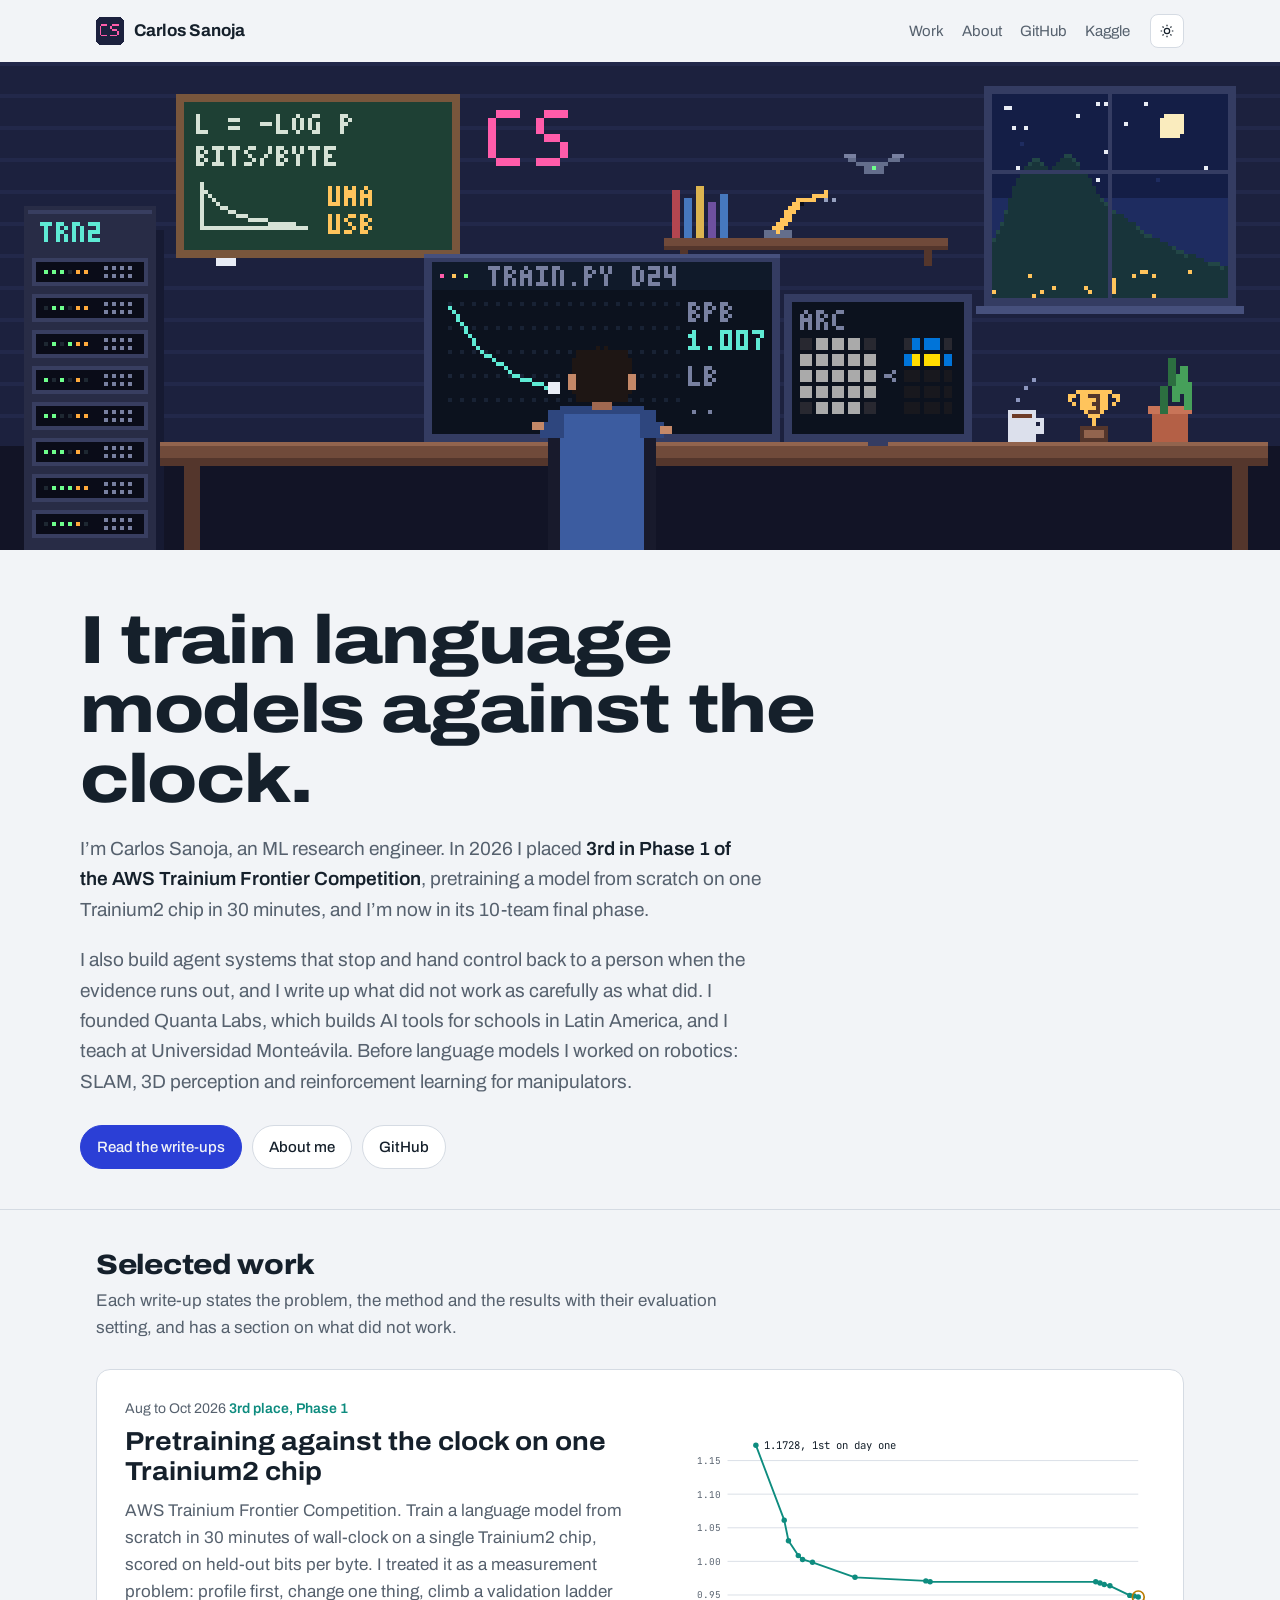
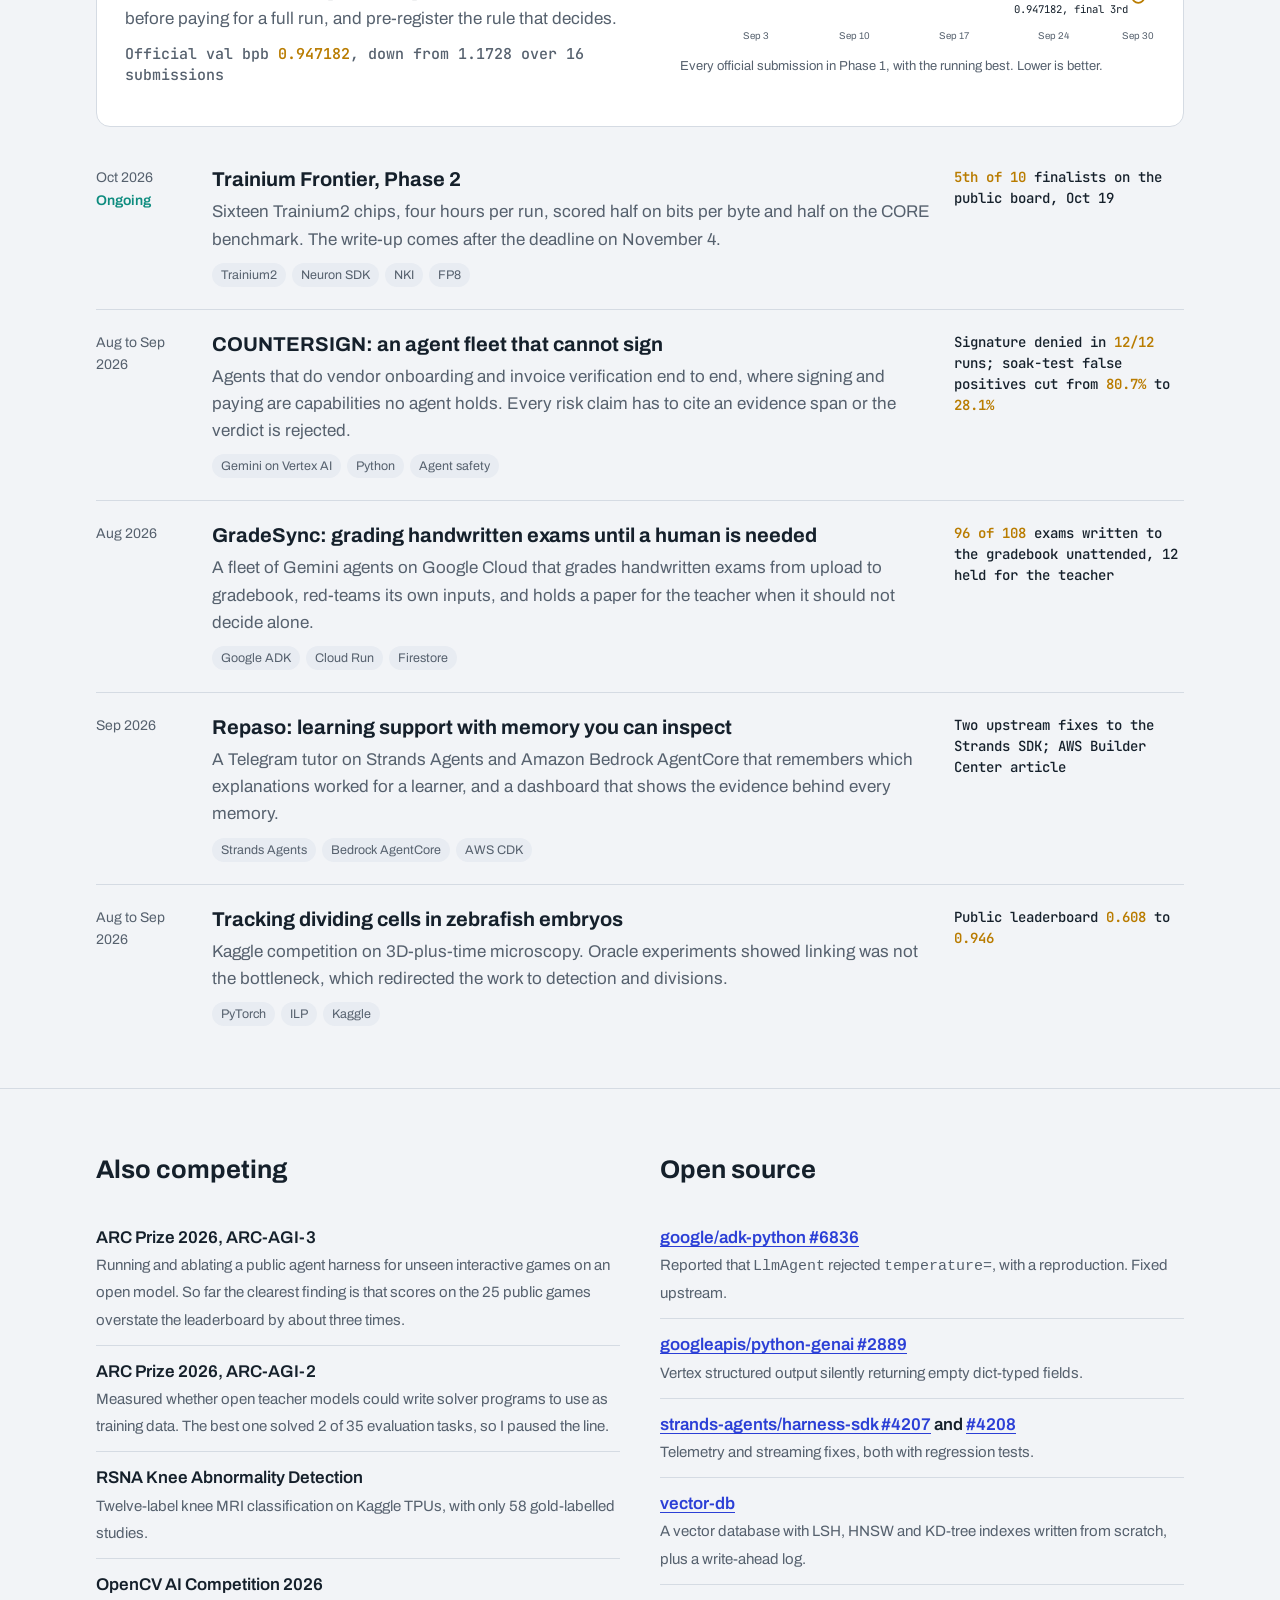
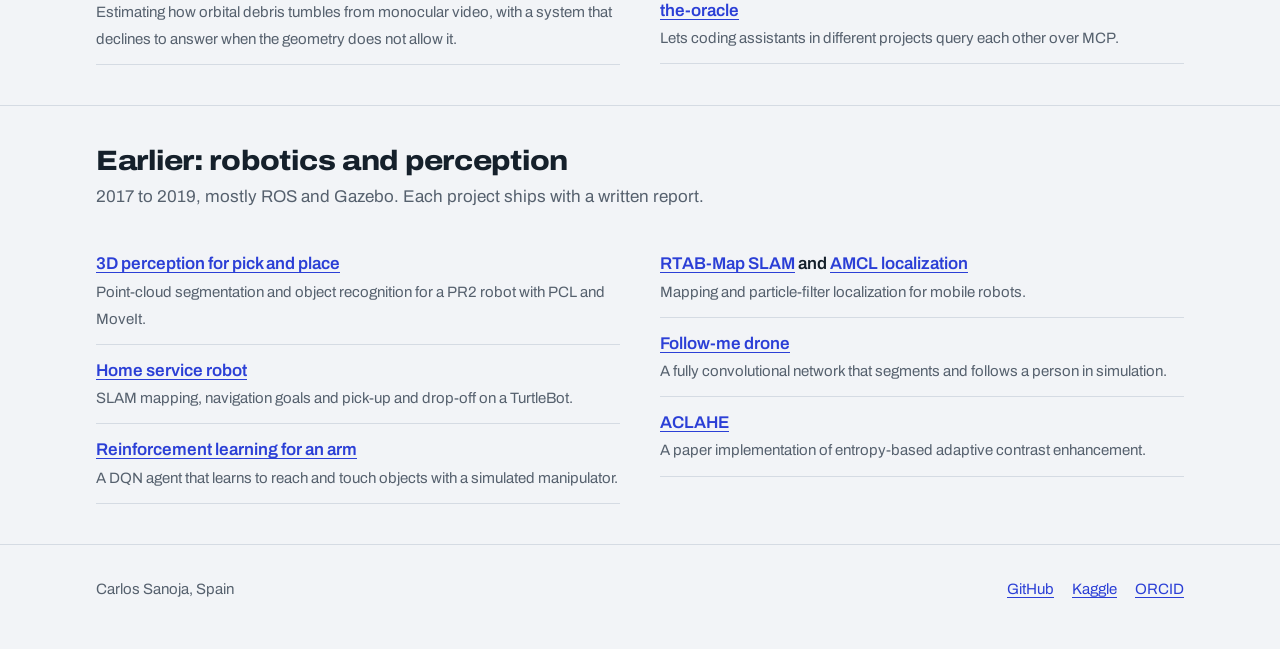
<file: index.html>
<!doctype html>
<html lang="en">
<head>
  <meta charset="utf-8">
  <meta name="viewport" content="width=device-width, initial-scale=1">
  <title>Carlos Sanoja | ML research engineer</title>
  <meta name="description" content="Carlos Sanoja, ML research engineer. Language-model pretraining under fixed compute (3rd, AWS Trainium Frontier Phase 1), agent systems with human checkpoints, and honest write-ups of what did not work.">
  <meta property="og:title" content="Carlos Sanoja | ML research engineer">
  <meta property="og:description" content="Pretraining under fixed compute, agents that know when to stop, and write-ups that include the failures.">
  <meta property="og:image" content="https://carsanoja.github.io/assets/img/room.png">
  <script>try{var t=localStorage.getItem("theme");if(t)document.documentElement.dataset.theme=t}catch(e){}</script>
  <link rel="icon" href="./favicon.svg">
  <link rel="preconnect" href="https://fonts.googleapis.com">
  <link rel="preconnect" href="https://fonts.gstatic.com" crossorigin>
  <link href="https://fonts.googleapis.com/css2?family=Archivo:wdth,wght@62..125,400..800&family=JetBrains+Mono:wght@400;500;600&family=Literata:opsz,wght@7..72,400;7..72,600&display=swap" rel="stylesheet">
  <link rel="stylesheet" href="./assets/site.css">
</head>
<body>
<header><div class="bar">
  <a class="brand" href="./index.html"><img src="./favicon.svg" width="28" height="28" alt=""><span>Carlos Sanoja</span></a>
  <nav aria-label="Site"><a href="#work">Work</a><a href="./about.html">About</a><a href="https://github.com/CarSanoja">GitHub</a><a href="https://www.kaggle.com/charlieesv">Kaggle</a></nav>
  <button class="theme" type="button" aria-label="Switch between light and dark theme"><svg class="sun" viewBox="0 0 24 24" aria-hidden="true"><circle cx="12" cy="12" r="4"/><path d="M12 2.5v2.2M12 19.3v2.2M2.5 12h2.2M19.3 12h2.2M5.3 5.3l1.6 1.6M17.1 17.1l1.6 1.6M18.7 5.3l-1.6 1.6M6.9 17.1l-1.6 1.6"/></svg><svg class="moon" viewBox="0 0 24 24" aria-hidden="true"><path d="M20 14.5A8 8 0 0 1 9.5 4a8 8 0 1 0 10.5 10.5z"/></svg></button>
</div></header>

<main>
<div class="room">
  <picture>
    <source media="(prefers-reduced-motion: reduce)" srcset="./assets/img/room.png">
    <img src="./assets/img/room.gif" width="1920" height="732" alt="Pixel-art night scene: a person at a desk watching a loss curve fall to 0.947 and a third-place mark appear, next to a Trainium rack with blinking lights, an ARC puzzle being solved, a robot arm and a drone on a shelf, a chalkboard, and El Avila mountain through the window.">
  </picture>
</div>

<div class="wrap intro">
  <h1>I train language models against the clock.</h1>
  <p>I&rsquo;m Carlos Sanoja, an ML research engineer. In 2026 I placed <strong>3rd in Phase 1 of the AWS Trainium Frontier Competition</strong>, pretraining a model from scratch on one Trainium2 chip in 30 minutes, and I&rsquo;m now in its 10-team final phase.</p>
  <p>I also build agent systems that stop and hand control back to a person when the evidence runs out, and I write up what did not work as carefully as what did. I founded Quanta Labs, which builds AI tools for schools in Latin America, and I teach at Universidad Monteávila. Before language models I worked on robotics: SLAM, 3D perception and reinforcement learning for manipulators.</p>
  <div class="links"><a class="btn primary" href="#work">Read the write-ups</a><a class="btn" href="./about.html">About me</a><a class="btn" href="https://github.com/CarSanoja">GitHub</a></div>
</div>

<section class="sec" id="work"><div class="wrap">
  <h2>Selected work</h2>
  <p class="sub">Each write-up states the problem, the method and the results with their evaluation setting, and has a section on what did not work.</p>

  <article class="lead-work">
    <div>
      <div class="when">Aug to Oct 2026 <span class="live">3rd place, Phase 1</span></div>
      <h3><a href="./projects/trainium-phase-1.html">Pretraining against the clock on one Trainium2 chip</a></h3>
      <p>AWS Trainium Frontier Competition. Train a language model from scratch in 30 minutes of wall-clock on a single Trainium2 chip, scored on held-out bits per byte. I treated it as a measurement problem: profile first, change one thing, climb a validation ladder before paying for a full run, and pre-register the rule that decides.</p>
      <p class="score">Official val bpb <b>0.947182</b>, down from 1.1728 over 16 submissions</p>
    </div>
    <figure class="chart">
      <svg viewBox="0 0 560 270" role="img" aria-labelledby="t1-t t1-d">
<title id="t1-t">Official Phase 1 scores</title>
<desc id="t1-d">Sixteen official submissions between September 3 and September 30, 2026. Validation bits per byte fell from 1.1728 to 0.947182. Lower is better.</desc>
<g stroke="var(--rule)" stroke-width="1"><line x1="56" x2="540" y1="206.2" y2="206.2"/><line x1="56" x2="540" y1="166.6" y2="166.6"/><line x1="56" x2="540" y1="127.0" y2="127.0"/><line x1="56" x2="540" y1="87.4" y2="87.4"/><line x1="56" x2="540" y1="47.8" y2="47.8"/></g>
<g font-family="JetBrains Mono, monospace" font-size="11" fill="var(--muted)"><text x="48" y="210.2" text-anchor="end">0.95</text><text x="48" y="170.6" text-anchor="end">1.00</text><text x="48" y="131.0" text-anchor="end">1.05</text><text x="48" y="91.4" text-anchor="end">1.10</text><text x="48" y="51.8" text-anchor="end">1.15</text></g>
<g font-family="Archivo, sans-serif" font-size="11.5" fill="var(--muted)"><text x="89.4" y="258" text-anchor="middle">Sep 3</text><text x="206.2" y="258" text-anchor="middle">Sep 10</text><text x="323.0" y="258" text-anchor="middle">Sep 17</text><text x="439.9" y="258" text-anchor="middle">Sep 24</text><text x="540.0" y="258" text-anchor="middle">Sep 30</text></g>
<path d="M89.4,29.7 L122.8,118.0 L127.8,142.3 L139.4,159.8 L144.4,164.3 L156.1,167.7 L206.2,185.4 L289.7,189.6 L294.7,190.7 L489.9,190.7 L494.9,192.1 L499.9,193.8 L506.6,195.4 L530.0,206.7 L535.0,207.4 L540.0,208.5" fill="none" stroke="var(--curve)" stroke-width="2.2" stroke-linejoin="round"/>
<g fill="var(--curve)"><circle cx="89.4" cy="29.7" r="3.2"/><circle cx="122.8" cy="118.0" r="3.2"/><circle cx="127.8" cy="142.3" r="3.2"/><circle cx="139.4" cy="159.8" r="3.2"/><circle cx="144.4" cy="164.3" r="3.2"/><circle cx="156.1" cy="167.7" r="3.2"/><circle cx="206.2" cy="185.4" r="3.2"/><circle cx="289.7" cy="189.6" r="3.2"/><circle cx="294.7" cy="190.7" r="3.2"/><circle cx="489.9" cy="190.6" r="3.2"/><circle cx="494.9" cy="192.1" r="3.2"/><circle cx="499.9" cy="193.8" r="3.2"/><circle cx="506.6" cy="195.4" r="3.2"/><circle cx="530.0" cy="206.7" r="3.2"/><circle cx="535.0" cy="207.4" r="3.2"/><circle cx="540.0" cy="208.5" r="3.2"/></g>
<circle cx="540.0" cy="208.5" r="7" fill="none" stroke="var(--mark)" stroke-width="2"/>
<text x="528.0" y="227.5" text-anchor="end" font-family="JetBrains Mono, monospace" font-size="12.5" fill="var(--ink)">0.947182, final 3rd</text>
<text x="99.4" y="33.7" font-family="JetBrains Mono, monospace" font-size="12.5" fill="var(--ink)">1.1728, 1st on day one</text>
</svg>
      <figcaption>Every official submission in Phase 1, with the running best. Lower is better.</figcaption>
    </figure>
  </article>

  <ul class="rows">
    <li>
      <div class="when">Oct 2026 <span class="live">Ongoing</span></div>
      <div><h3>Trainium Frontier, Phase 2</h3><p>Sixteen Trainium2 chips, four hours per run, scored half on bits per byte and half on the CORE benchmark. The write-up comes after the deadline on November 4.</p><div class="tags"><span>Trainium2</span><span>Neuron SDK</span><span>NKI</span><span>FP8</span></div></div>
      <div class="res"><b>5th of 10</b> finalists on the public board, Oct 19</div>
    </li>
    <li>
      <div class="when">Aug to Sep 2026</div>
      <div><h3><a href="./projects/countersign.html">COUNTERSIGN: an agent fleet that cannot sign</a></h3><p>Agents that do vendor onboarding and invoice verification end to end, where signing and paying are capabilities no agent holds. Every risk claim has to cite an evidence span or the verdict is rejected.</p><div class="tags"><span>Gemini on Vertex AI</span><span>Python</span><span>Agent safety</span></div></div>
      <div class="res">Signature denied in <b>12/12</b> runs; soak-test false positives cut from <b>80.7%</b> to <b>28.1%</b></div>
    </li>
    <li>
      <div class="when">Aug 2026</div>
      <div><h3><a href="./projects/gradesync.html">GradeSync: grading handwritten exams until a human is needed</a></h3><p>A fleet of Gemini agents on Google Cloud that grades handwritten exams from upload to gradebook, red-teams its own inputs, and holds a paper for the teacher when it should not decide alone.</p><div class="tags"><span>Google ADK</span><span>Cloud Run</span><span>Firestore</span></div></div>
      <div class="res"><b>96 of 108</b> exams written to the gradebook unattended, 12 held for the teacher</div>
    </li>
    <li>
      <div class="when">Sep 2026</div>
      <div><h3><a href="./projects/repaso.html">Repaso: learning support with memory you can inspect</a></h3><p>A Telegram tutor on Strands Agents and Amazon Bedrock AgentCore that remembers which explanations worked for a learner, and a dashboard that shows the evidence behind every memory.</p><div class="tags"><span>Strands Agents</span><span>Bedrock AgentCore</span><span>AWS CDK</span></div></div>
      <div class="res">Two upstream fixes to the Strands SDK; AWS Builder Center article</div>
    </li>
    <li>
      <div class="when">Aug to Sep 2026</div>
      <div><h3><a href="./projects/biohub-cell-tracking.html">Tracking dividing cells in zebrafish embryos</a></h3><p>Kaggle competition on 3D-plus-time microscopy. Oracle experiments showed linking was not the bottleneck, which redirected the work to detection and divisions.</p><div class="tags"><span>PyTorch</span><span>ILP</span><span>Kaggle</span></div></div>
      <div class="res">Public leaderboard <b>0.608</b> to <b>0.946</b></div>
    </li>
  </ul>
</div></section>

<section class="sec" id="more"><div class="wrap grid2">
  <div>
    <h2>Also competing</h2>
    <ul class="compact">
      <li><b>ARC Prize 2026, ARC-AGI-3</b><span>Running and ablating a public agent harness for unseen interactive games on an open model. So far the clearest finding is that scores on the 25 public games overstate the leaderboard by about three times.</span></li>
      <li><b>ARC Prize 2026, ARC-AGI-2</b><span>Measured whether open teacher models could write solver programs to use as training data. The best one solved 2 of 35 evaluation tasks, so I paused the line.</span></li>
      <li><b>RSNA Knee Abnormality Detection</b><span>Twelve-label knee MRI classification on Kaggle TPUs, with only 58 gold-labelled studies.</span></li>
      <li><b>OpenCV AI Competition 2026</b><span>Estimating how orbital debris tumbles from monocular video, with a system that declines to answer when the geometry does not allow it.</span></li>
    </ul>
  </div>
  <div>
    <h2>Open source</h2>
    <ul class="compact">
      <li><b><a href="https://github.com/google/adk-python/issues/6836">google/adk-python #6836</a></b><span>Reported that <code>LlmAgent</code> rejected <code>temperature=</code>, with a reproduction. Fixed upstream.</span></li>
      <li><b><a href="https://github.com/googleapis/python-genai/issues/2889">googleapis/python-genai #2889</a></b><span>Vertex structured output silently returning empty dict-typed fields.</span></li>
      <li><b><a href="https://github.com/strands-agents/harness-sdk/pull/4207">strands-agents/harness-sdk #4207</a> and <a href="https://github.com/strands-agents/harness-sdk/pull/4208">#4208</a></b><span>Telemetry and streaming fixes, both with regression tests.</span></li>
      <li><b><a href="https://github.com/CarSanoja/vector-db">vector-db</a></b><span>A vector database with LSH, HNSW and KD-tree indexes written from scratch, plus a write-ahead log.</span></li>
      <li><b><a href="https://github.com/CarSanoja/the-oracle">the-oracle</a></b><span>Lets coding assistants in different projects query each other over MCP.</span></li>
    </ul>
  </div>
</div></section>

<section class="sec" id="earlier"><div class="wrap">
  <h2>Earlier: robotics and perception</h2>
  <p class="sub">2017 to 2019, mostly ROS and Gazebo. Each project ships with a written report.</p>
  <div class="grid2">
    <ul class="compact">
      <li><b><a href="https://github.com/CarSanoja/RoboND-Perception-Project">3D perception for pick and place</a></b><span>Point-cloud segmentation and object recognition for a PR2 robot with PCL and MoveIt.</span></li>
      <li><b><a href="https://github.com/CarSanoja/Home-Service-Robot">Home service robot</a></b><span>SLAM mapping, navigation goals and pick-up and drop-off on a TurtleBot.</span></li>
      <li><b><a href="https://github.com/CarSanoja/Deep_Reinforcement_Learning_Arm_Manipulator">Reinforcement learning for an arm</a></b><span>A DQN agent that learns to reach and touch objects with a simulated manipulator.</span></li>
    </ul>
    <ul class="compact">
      <li><b><a href="https://github.com/CarSanoja/SLAM_project">RTAB-Map SLAM</a> and <a href="https://github.com/CarSanoja/Localization_Project">AMCL localization</a></b><span>Mapping and particle-filter localization for mobile robots.</span></li>
      <li><b><a href="https://github.com/CarSanoja/RoboND-DeepLearning-Project">Follow-me drone</a></b><span>A fully convolutional network that segments and follows a person in simulation.</span></li>
      <li><b><a href="https://github.com/CarSanoja/ACLAHE">ACLAHE</a></b><span>A paper implementation of entropy-based adaptive contrast enhancement.</span></li>
    </ul>
  </div>
</div></section>
</main>

<footer><div class="wrap"><span>Carlos Sanoja, Spain</span><span class="foot-links"><a href="https://github.com/CarSanoja">GitHub</a><a href="https://www.kaggle.com/charlieesv">Kaggle</a><a href="https://orcid.org/0009-0000-0339-7072">ORCID</a></span></div></footer>
<script src="./assets/site.js"></script>
</body>
</html>
</file>
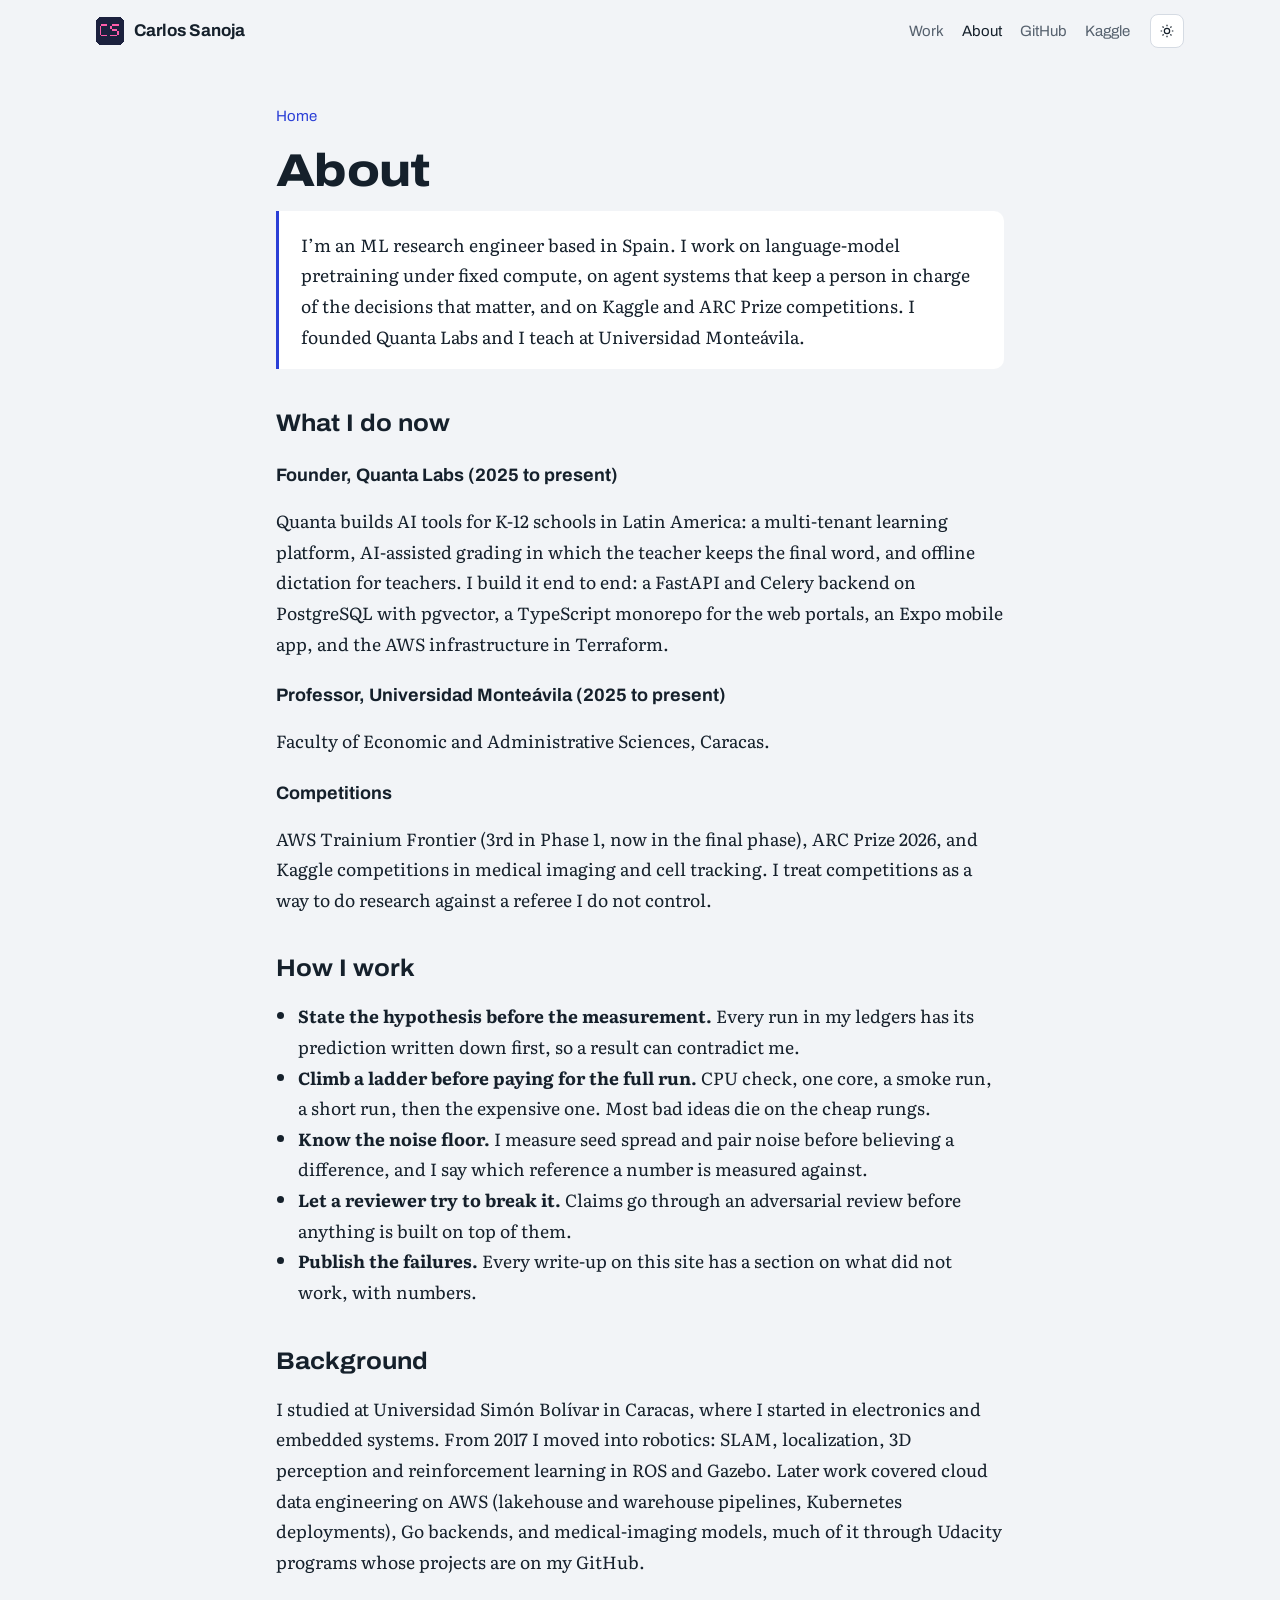
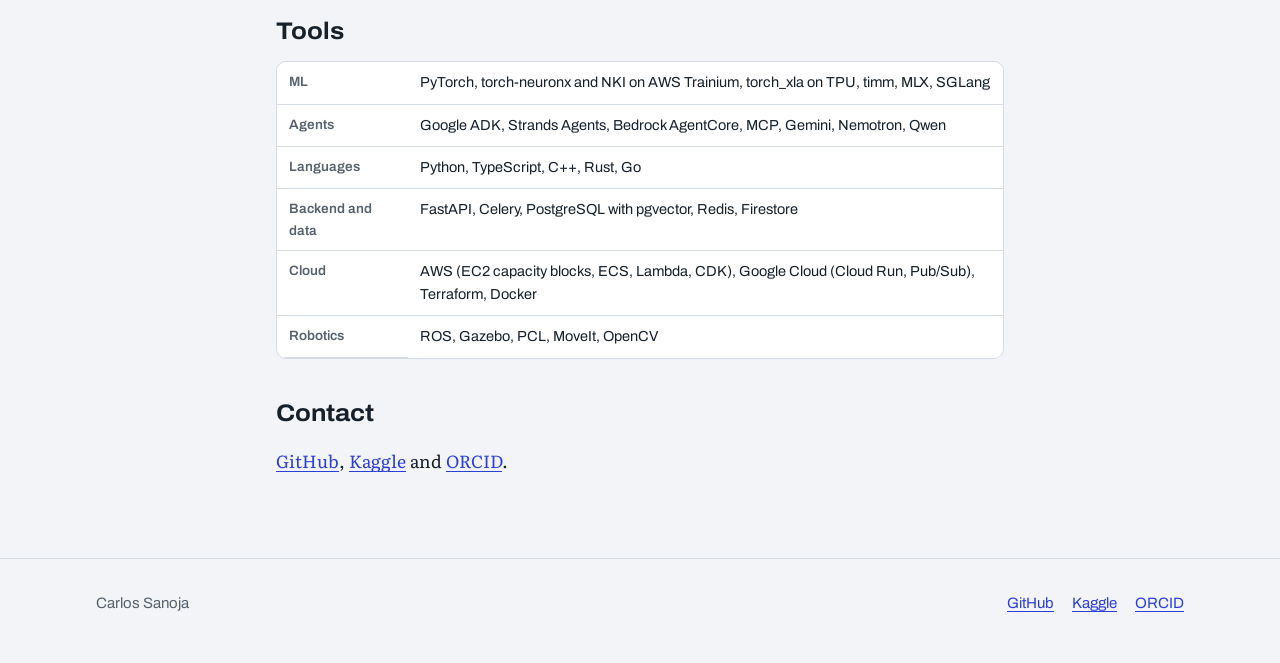
<file: about.html>
<!doctype html>
<html lang="en">
<head>
  <meta charset="utf-8">
  <meta name="viewport" content="width=device-width, initial-scale=1">
  <title>About | Carlos Sanoja</title>
  <meta name="description" content="About Carlos Sanoja: ML research engineer, founder of Quanta Labs, professor at Universidad Monteávila.">
  <script>try{var t=localStorage.getItem("theme");if(t)document.documentElement.dataset.theme=t}catch(e){}</script>
  <link rel="icon" href="./favicon.svg">
  <link rel="preconnect" href="https://fonts.googleapis.com">
  <link rel="preconnect" href="https://fonts.gstatic.com" crossorigin>
  <link href="https://fonts.googleapis.com/css2?family=Archivo:wdth,wght@62..125,400..800&family=JetBrains+Mono:wght@400;500;600&family=Literata:opsz,wght@7..72,400;7..72,600&display=swap" rel="stylesheet">
  <link rel="stylesheet" href="./assets/site.css">
</head>
<body>
<header><div class="bar">
  <a class="brand" href="./index.html"><img src="./favicon.svg" width="28" height="28" alt=""><span>Carlos Sanoja</span></a>
  <nav aria-label="Site"><a href="./index.html#work">Work</a><a href="./about.html" aria-current="page">About</a><a href="https://github.com/CarSanoja">GitHub</a><a href="https://www.kaggle.com/charlieesv">Kaggle</a></nav>
  <button class="theme" type="button" aria-label="Switch between light and dark theme"><svg class="sun" viewBox="0 0 24 24" aria-hidden="true"><circle cx="12" cy="12" r="4"/><path d="M12 2.5v2.2M12 19.3v2.2M2.5 12h2.2M19.3 12h2.2M5.3 5.3l1.6 1.6M17.1 17.1l1.6 1.6M18.7 5.3l-1.6 1.6M6.9 17.1l-1.6 1.6"/></svg><svg class="moon" viewBox="0 0 24 24" aria-hidden="true"><path d="M20 14.5A8 8 0 0 1 9.5 4a8 8 0 1 0 10.5 10.5z"/></svg></button>
</div></header>
<main class="paper">
  <a class="back" href="./index.html">Home</a>
  <h1>About</h1>
  <p class="abstract">I&rsquo;m an ML research engineer based in Spain. I work on language-model pretraining under fixed compute, on agent systems that keep a person in charge of the decisions that matter, and on Kaggle and ARC Prize competitions. I founded Quanta Labs and I teach at Universidad Monteávila.</p>

  <section><h2>What I do now</h2>
    <h3>Founder, Quanta Labs (2025 to present)</h3>
    <p>Quanta builds AI tools for K-12 schools in Latin America: a multi-tenant learning platform, AI-assisted grading in which the teacher keeps the final word, and offline dictation for teachers. I build it end to end: a FastAPI and Celery backend on PostgreSQL with pgvector, a TypeScript monorepo for the web portals, an Expo mobile app, and the AWS infrastructure in Terraform.</p>
    <h3>Professor, Universidad Monteávila (2025 to present)</h3>
    <p>Faculty of Economic and Administrative Sciences, Caracas.</p>
    <h3>Competitions</h3>
    <p>AWS Trainium Frontier (3rd in Phase 1, now in the final phase), ARC Prize 2026, and Kaggle competitions in medical imaging and cell tracking. I treat competitions as a way to do research against a referee I do not control.</p>
  </section>

  <section><h2>How I work</h2>
    <ul>
      <li><b>State the hypothesis before the measurement.</b> Every run in my ledgers has its prediction written down first, so a result can contradict me.</li>
      <li><b>Climb a ladder before paying for the full run.</b> CPU check, one core, a smoke run, a short run, then the expensive one. Most bad ideas die on the cheap rungs.</li>
      <li><b>Know the noise floor.</b> I measure seed spread and pair noise before believing a difference, and I say which reference a number is measured against.</li>
      <li><b>Let a reviewer try to break it.</b> Claims go through an adversarial review before anything is built on top of them.</li>
      <li><b>Publish the failures.</b> Every write-up on this site has a section on what did not work, with numbers.</li>
    </ul>
  </section>

  <section><h2>Background</h2>
    <p>I studied at Universidad Simón Bolívar in Caracas, where I started in electronics and embedded systems. From 2017 I moved into robotics: SLAM, localization, 3D perception and reinforcement learning in ROS and Gazebo. Later work covered cloud data engineering on AWS (lakehouse and warehouse pipelines, Kubernetes deployments), Go backends, and medical-imaging models, much of it through Udacity programs whose projects are on my GitHub.</p>
  </section>

  <section><h2>Tools</h2>
    <div class="table-wrap"><table>
      <tbody>
        <tr><th>ML</th><td>PyTorch, torch-neuronx and NKI on AWS Trainium, torch_xla on TPU, timm, MLX, SGLang</td></tr>
        <tr><th>Agents</th><td>Google ADK, Strands Agents, Bedrock AgentCore, MCP, Gemini, Nemotron, Qwen</td></tr>
        <tr><th>Languages</th><td>Python, TypeScript, C++, Rust, Go</td></tr>
        <tr><th>Backend and data</th><td>FastAPI, Celery, PostgreSQL with pgvector, Redis, Firestore</td></tr>
        <tr><th>Cloud</th><td>AWS (EC2 capacity blocks, ECS, Lambda, CDK), Google Cloud (Cloud Run, Pub/Sub), Terraform, Docker</td></tr>
        <tr><th>Robotics</th><td>ROS, Gazebo, PCL, MoveIt, OpenCV</td></tr>
      </tbody>
    </table></div>
  </section>

  <section><h2>Contact</h2>
    <p><a href="https://github.com/CarSanoja">GitHub</a>, <a href="https://www.kaggle.com/charlieesv">Kaggle</a> and <a href="https://orcid.org/0009-0000-0339-7072">ORCID</a>.</p>
  </section>
</main>
<footer><div class="wrap"><span>Carlos Sanoja</span><span class="foot-links"><a href="https://github.com/CarSanoja">GitHub</a><a href="https://www.kaggle.com/charlieesv">Kaggle</a><a href="https://orcid.org/0009-0000-0339-7072">ORCID</a></span></div></footer>
<script src="./assets/site.js"></script>
</body>
</html>
</file>
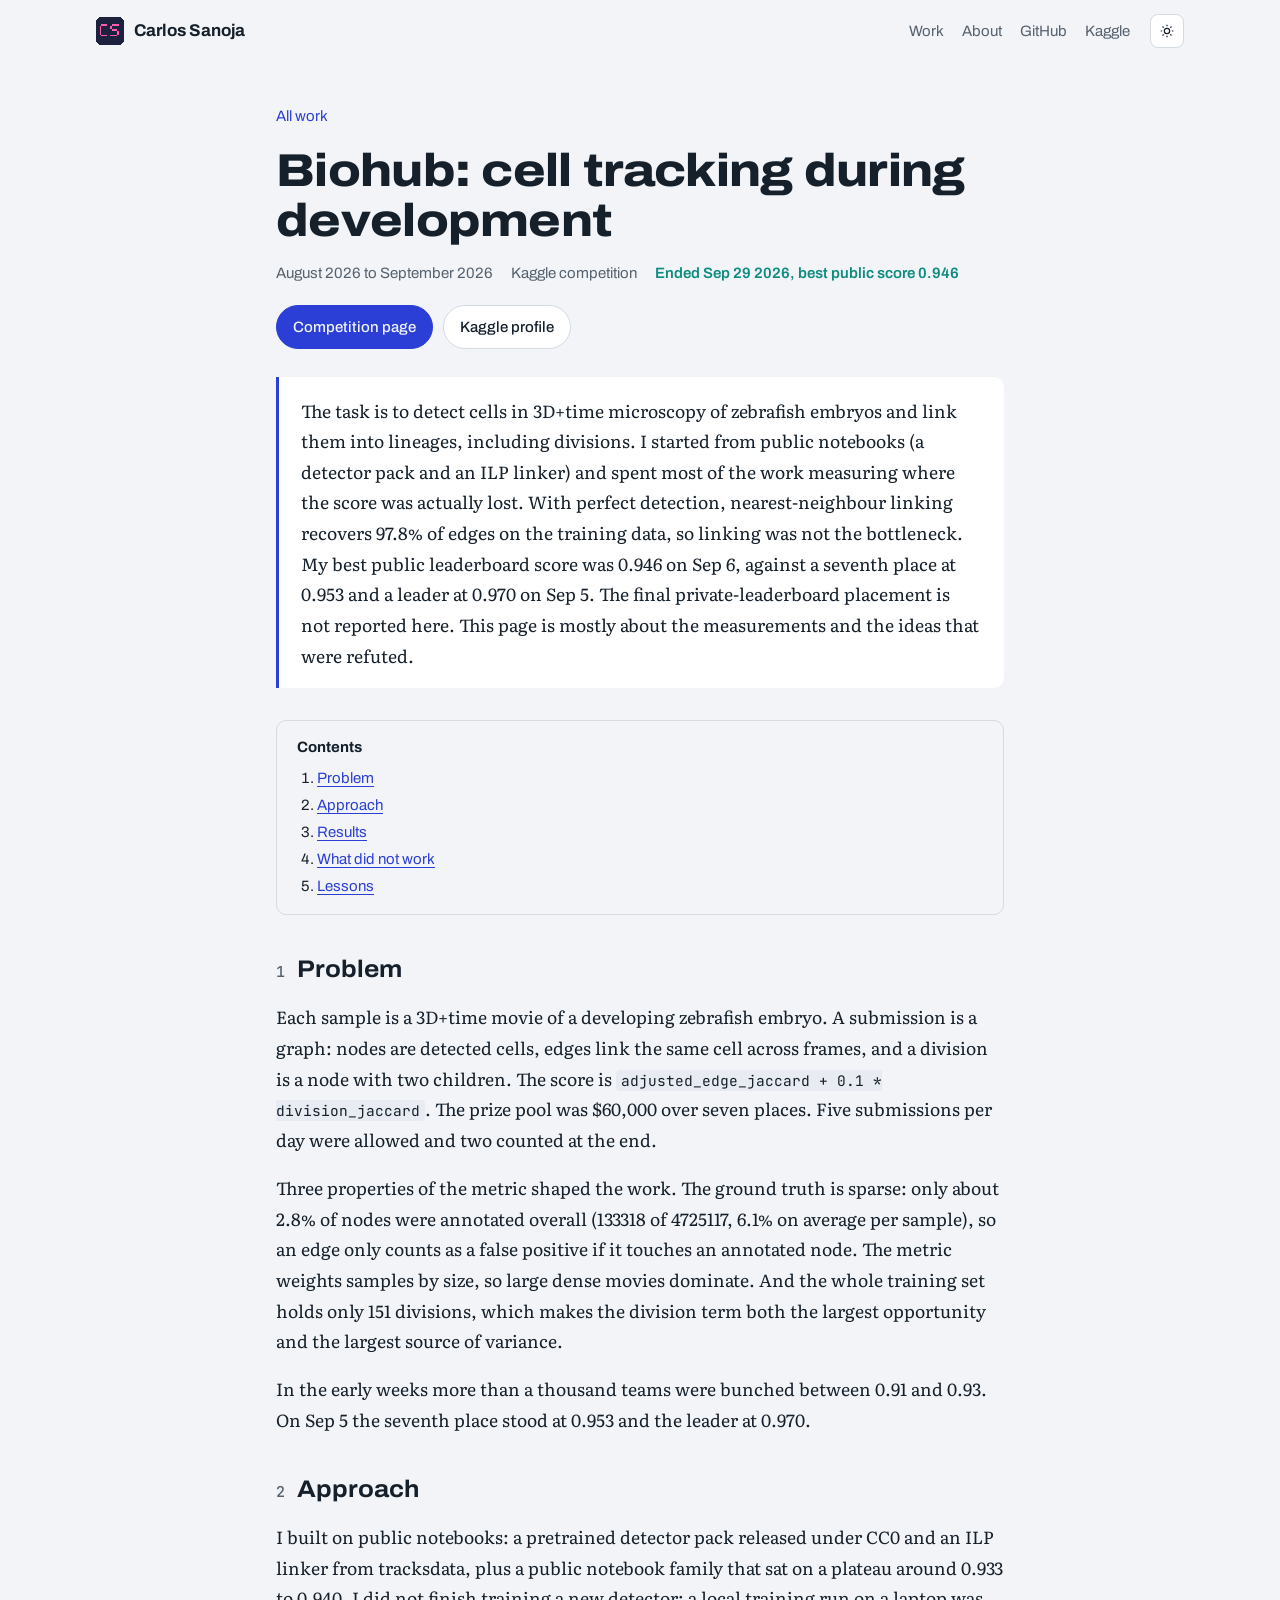
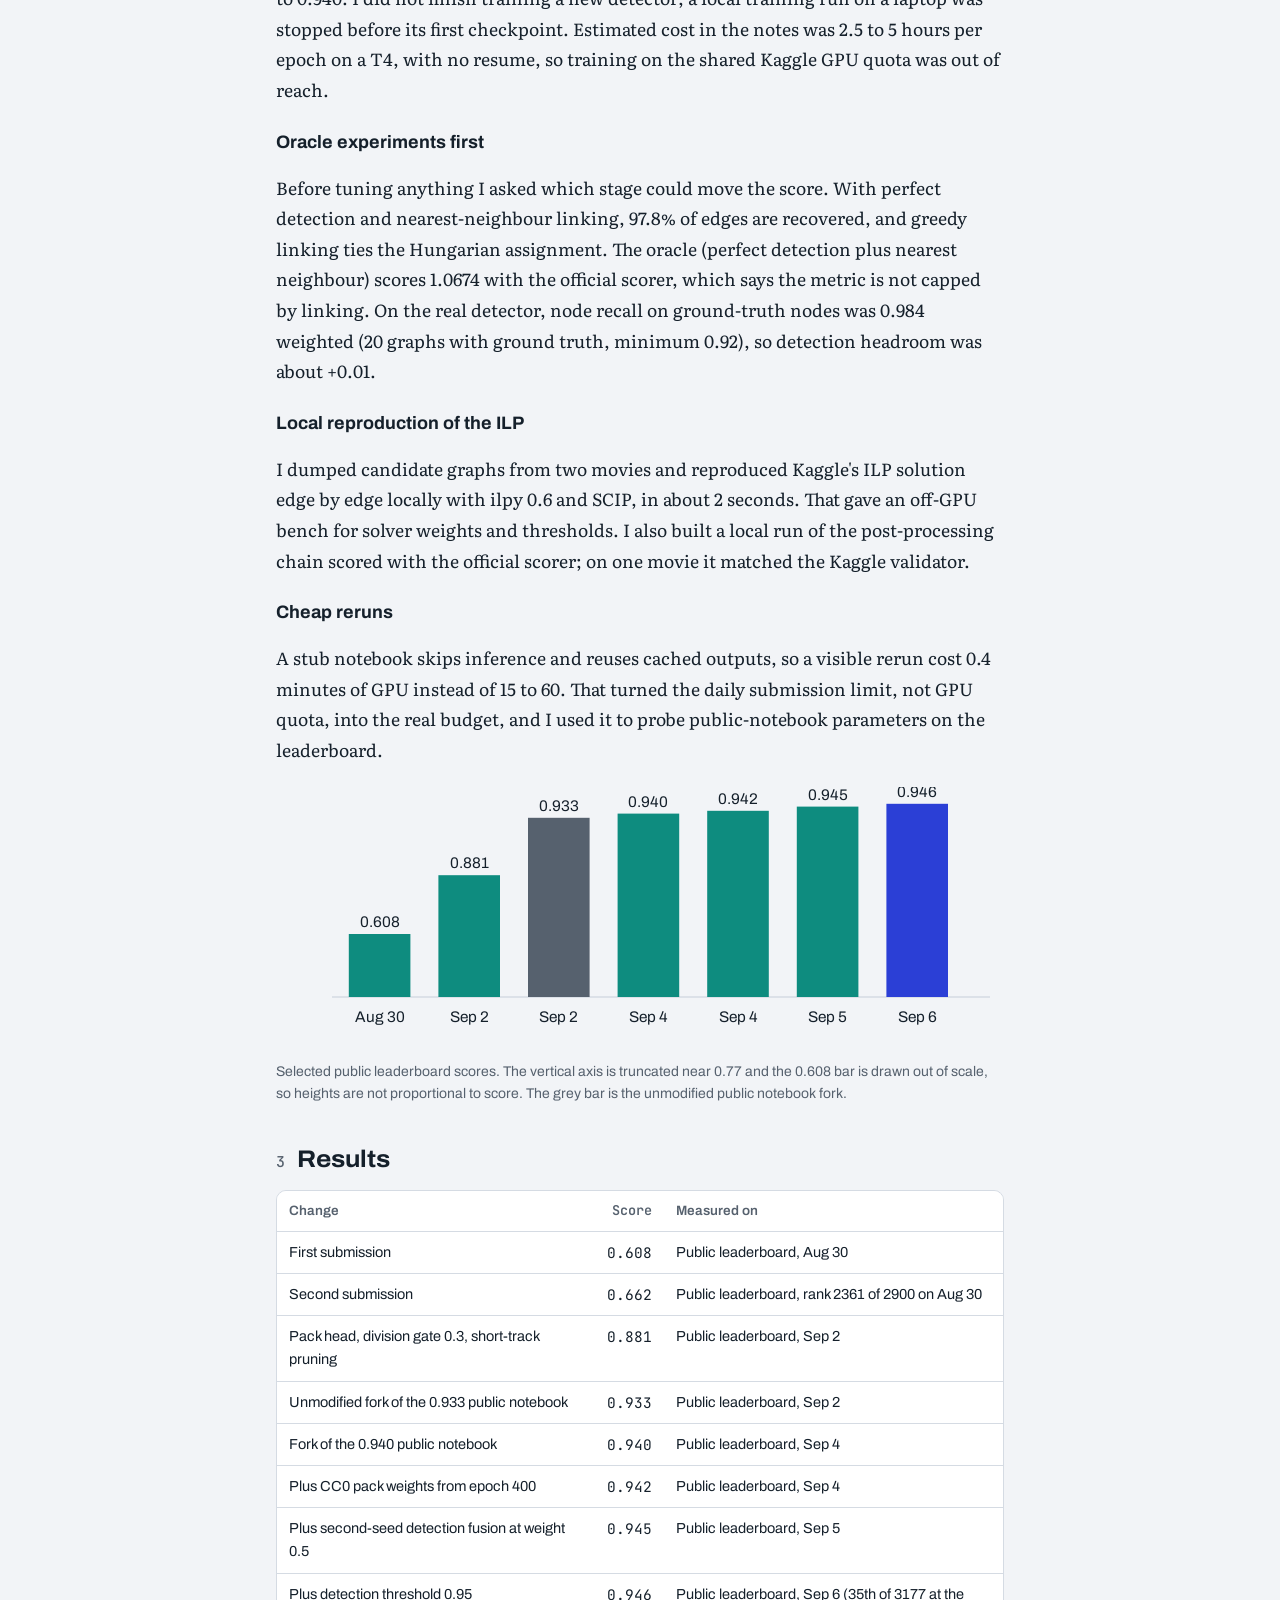
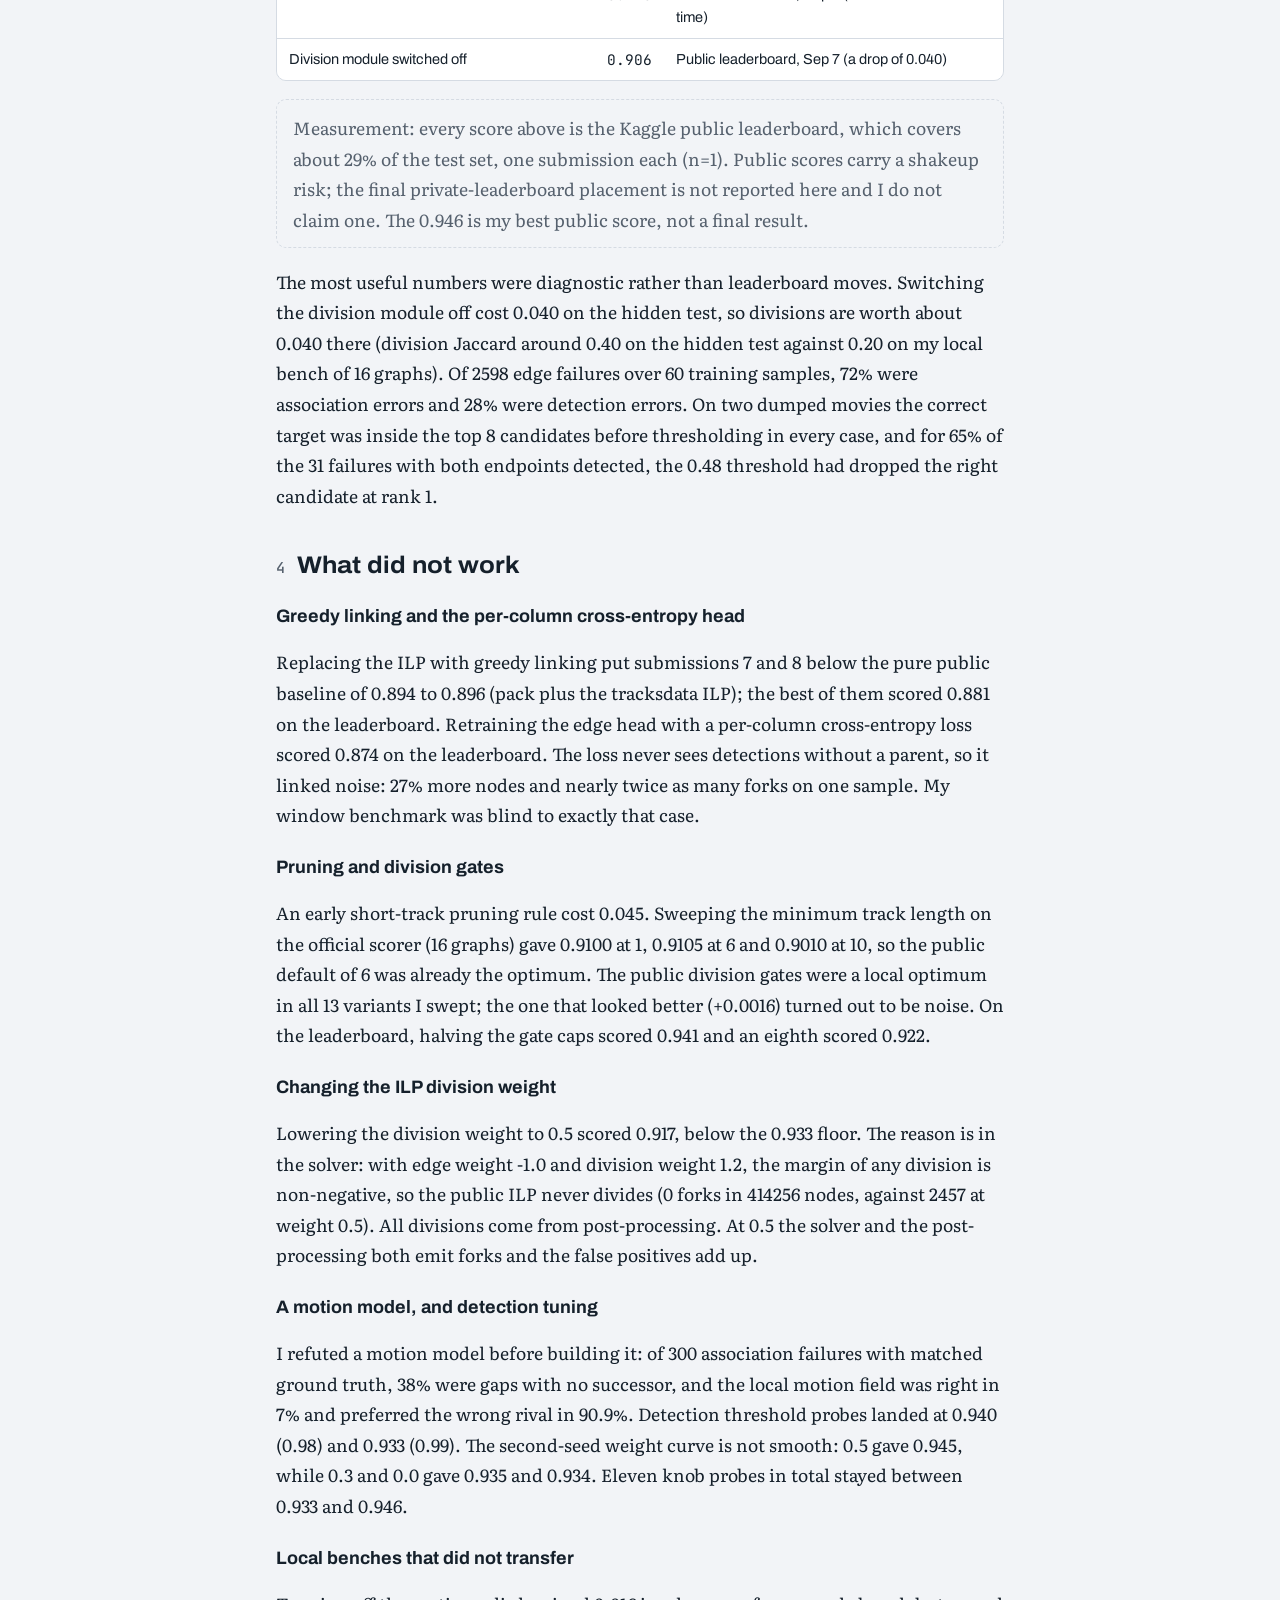
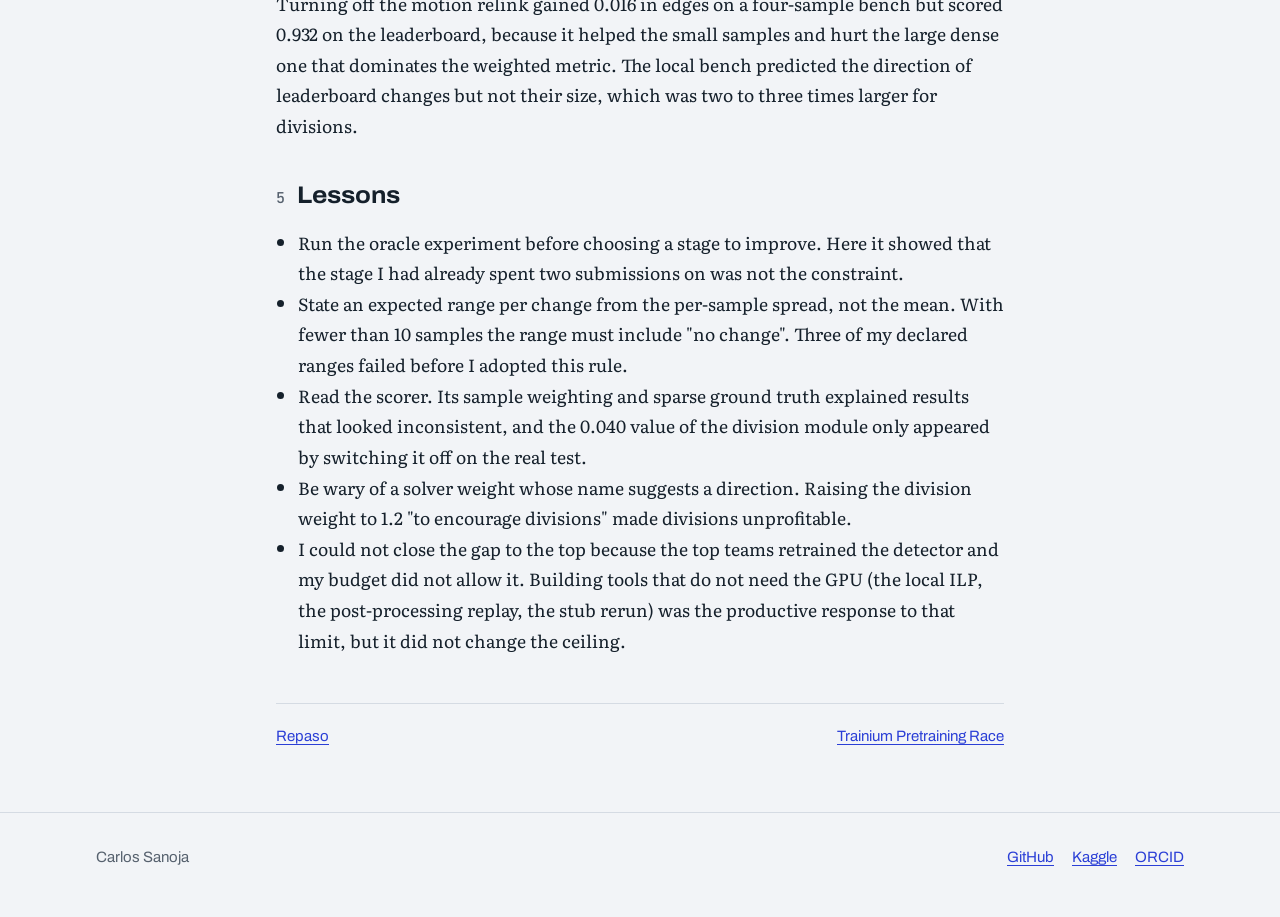
<file: projects/biohub-cell-tracking.html>
<!doctype html>
<html lang="en">
<head>
  <meta charset="utf-8">
  <meta name="viewport" content="width=device-width, initial-scale=1">
  <title>Biohub cell tracking | Carlos Sanoja</title>
  <meta name="description" content="Zebrafish cell detection and lineage tracking in 3D+time microscopy: oracle experiments, a local reproduction of the ILP linker, and a public leaderboard climb from 0.608 to 0.946.">
  <script>try{var t=localStorage.getItem("theme");if(t)document.documentElement.dataset.theme=t}catch(e){}</script>
  <link rel="icon" href="../favicon.svg">
  <link rel="preconnect" href="https://fonts.googleapis.com">
  <link rel="preconnect" href="https://fonts.gstatic.com" crossorigin>
  <link href="https://fonts.googleapis.com/css2?family=Archivo:wdth,wght@62..125,400..800&family=JetBrains+Mono:wght@400;500;600&family=Literata:opsz,wght@7..72,400;7..72,600&display=swap" rel="stylesheet">
  <link rel="stylesheet" href="../assets/site.css">
</head>
<body>
<header><div class="bar">
  <a class="brand" href="../index.html"><img src="../favicon.svg" width="28" height="28" alt=""><span>Carlos Sanoja</span></a>
  <nav aria-label="Site"><a href="../index.html#work">Work</a><a href="../about.html">About</a><a href="https://github.com/CarSanoja">GitHub</a><a href="https://www.kaggle.com/charlieesv">Kaggle</a></nav>
  <button class="theme" type="button" aria-label="Switch between light and dark theme"><svg class="sun" viewBox="0 0 24 24" aria-hidden="true"><circle cx="12" cy="12" r="4"/><path d="M12 2.5v2.2M12 19.3v2.2M2.5 12h2.2M19.3 12h2.2M5.3 5.3l1.6 1.6M17.1 17.1l1.6 1.6M18.7 5.3l-1.6 1.6M6.9 17.1l-1.6 1.6"/></svg><svg class="moon" viewBox="0 0 24 24" aria-hidden="true"><path d="M20 14.5A8 8 0 0 1 9.5 4a8 8 0 1 0 10.5 10.5z"/></svg></button>
</div></header>
<main class="paper">
  <a class="back" href="../index.html#work">All work</a>
  <h1>Biohub: cell tracking during development</h1>
  <div class="meta"><span>August 2026 to September 2026</span><span>Kaggle competition</span><span class="live">Ended Sep 29 2026, best public score 0.946</span></div>
  <div class="links"><a class="btn primary" href="https://www.kaggle.com/competitions/biohub-cell-tracking-during-development">Competition page</a><a class="btn" href="https://www.kaggle.com/charlieesv">Kaggle profile</a></div>
  <p class="abstract">The task is to detect cells in 3D+time microscopy of zebrafish embryos and link them into lineages, including divisions. I started from public notebooks (a detector pack and an ILP linker) and spent most of the work measuring where the score was actually lost. With perfect detection, nearest-neighbour linking recovers 97.8% of edges on the training data, so linking was not the bottleneck. My best public leaderboard score was 0.946 on Sep 6, against a seventh place at 0.953 and a leader at 0.970 on Sep 5. The final private-leaderboard placement is not reported here. This page is mostly about the measurements and the ideas that were refuted.</p>
  <nav class="toc" aria-label="Contents"><b>Contents</b><ol><li><a href="#problem">Problem</a></li><li><a href="#approach">Approach</a></li><li><a href="#results">Results</a></li><li><a href="#negative">What did not work</a></li><li><a href="#lessons">Lessons</a></li></ol></nav>

  <section id="problem"><h2><span class="n">1</span>Problem</h2>
    <p>Each sample is a 3D+time movie of a developing zebrafish embryo. A submission is a graph: nodes are detected cells, edges link the same cell across frames, and a division is a node with two children. The score is <code>adjusted_edge_jaccard + 0.1 * division_jaccard</code>. The prize pool was $60,000 over seven places. Five submissions per day were allowed and two counted at the end.</p>
    <p>Three properties of the metric shaped the work. The ground truth is sparse: only about 2.8% of nodes were annotated overall (133318 of 4725117, 6.1% on average per sample), so an edge only counts as a false positive if it touches an annotated node. The metric weights samples by size, so large dense movies dominate. And the whole training set holds only 151 divisions, which makes the division term both the largest opportunity and the largest source of variance.</p>
    <p>In the early weeks more than a thousand teams were bunched between 0.91 and 0.93. On Sep 5 the seventh place stood at 0.953 and the leader at 0.970.</p>
  </section>

  <section id="approach"><h2><span class="n">2</span>Approach</h2>
    <p>I built on public notebooks: a pretrained detector pack released under CC0 and an ILP linker from tracksdata, plus a public notebook family that sat on a plateau around 0.933 to 0.940. I did not finish training a new detector; a local training run on a laptop was stopped before its first checkpoint. Estimated cost in the notes was 2.5 to 5 hours per epoch on a T4, with no resume, so training on the shared Kaggle GPU quota was out of reach.</p>
    <h3>Oracle experiments first</h3>
    <p>Before tuning anything I asked which stage could move the score. With perfect detection and nearest-neighbour linking, 97.8% of edges are recovered, and greedy linking ties the Hungarian assignment. The oracle (perfect detection plus nearest neighbour) scores 1.0674 with the official scorer, which says the metric is not capped by linking. On the real detector, node recall on ground-truth nodes was 0.984 weighted (20 graphs with ground truth, minimum 0.92), so detection headroom was about +0.01.</p>
    <h3>Local reproduction of the ILP</h3>
    <p>I dumped candidate graphs from two movies and reproduced Kaggle's ILP solution edge by edge locally with ilpy 0.6 and SCIP, in about 2 seconds. That gave an off-GPU bench for solver weights and thresholds. I also built a local run of the post-processing chain scored with the official scorer; on one movie it matched the Kaggle validator.</p>
    <h3>Cheap reruns</h3>
    <p>A stub notebook skips inference and reuses cached outputs, so a visible rerun cost 0.4 minutes of GPU instead of 15 to 60. That turned the daily submission limit, not GPU quota, into the real budget, and I used it to probe public-notebook parameters on the leaderboard.</p>
    <figure>
      <svg viewBox="0 0 520 190" role="img" aria-label="Bar chart of selected public leaderboard scores over time">
        <line x1="40" y1="150" x2="510" y2="150" stroke="var(--rule)"/>
        <g fill="var(--curve)">
          <rect x="52" y="105" width="44" height="45"/>
          <rect x="116" y="63" width="44" height="87"/>
          <rect x="180" y="22" width="44" height="128" fill="var(--muted)"/>
          <rect x="244" y="19" width="44" height="131"/>
          <rect x="308" y="17" width="44" height="133"/>
          <rect x="372" y="14" width="44" height="136"/>
          <rect x="436" y="12" width="44" height="138" fill="var(--accent)"/>
        </g>
        <g fill="currentColor" font-size="11" text-anchor="middle">
          <text x="74" y="100">0.608</text><text x="138" y="58">0.881</text><text x="202" y="17">0.933</text><text x="266" y="14">0.940</text><text x="330" y="12">0.942</text><text x="394" y="9">0.945</text><text x="458" y="7">0.946</text>
          <text x="74" y="168">Aug 30</text><text x="138" y="168">Sep 2</text><text x="202" y="168">Sep 2</text><text x="266" y="168">Sep 4</text><text x="330" y="168">Sep 4</text><text x="394" y="168">Sep 5</text><text x="458" y="168">Sep 6</text>
        </g>
      </svg>
      <figcaption>Selected public leaderboard scores. The vertical axis is truncated near 0.77 and the 0.608 bar is drawn out of scale, so heights are not proportional to score. The grey bar is the unmodified public notebook fork.</figcaption>
    </figure>
  </section>

  <section id="results"><h2><span class="n">3</span>Results</h2>
    <div class="table-wrap"><table>
      <thead><tr><th>Change</th><th class="num">Score</th><th>Measured on</th></tr></thead>
      <tbody>
        <tr><td>First submission</td><td class="num">0.608</td><td>Public leaderboard, Aug 30</td></tr>
        <tr><td>Second submission</td><td class="num">0.662</td><td>Public leaderboard, rank 2361 of 2900 on Aug 30</td></tr>
        <tr><td>Pack head, division gate 0.3, short-track pruning</td><td class="num">0.881</td><td>Public leaderboard, Sep 2</td></tr>
        <tr><td>Unmodified fork of the 0.933 public notebook</td><td class="num">0.933</td><td>Public leaderboard, Sep 2</td></tr>
        <tr><td>Fork of the 0.940 public notebook</td><td class="num">0.940</td><td>Public leaderboard, Sep 4</td></tr>
        <tr><td>Plus CC0 pack weights from epoch 400</td><td class="num">0.942</td><td>Public leaderboard, Sep 4</td></tr>
        <tr><td>Plus second-seed detection fusion at weight 0.5</td><td class="num">0.945</td><td>Public leaderboard, Sep 5</td></tr>
        <tr><td>Plus detection threshold 0.95</td><td class="num">0.946</td><td>Public leaderboard, Sep 6 (35th of 3177 at the time)</td></tr>
        <tr><td>Division module switched off</td><td class="num">0.906</td><td>Public leaderboard, Sep 7 (a drop of 0.040)</td></tr>
      </tbody>
    </table></div>
    <p class="note">Measurement: every score above is the Kaggle public leaderboard, which covers about 29% of the test set, one submission each (n=1). Public scores carry a shakeup risk; the final private-leaderboard placement is not reported here and I do not claim one. The 0.946 is my best public score, not a final result.</p>
    <p>The most useful numbers were diagnostic rather than leaderboard moves. Switching the division module off cost 0.040 on the hidden test, so divisions are worth about 0.040 there (division Jaccard around 0.40 on the hidden test against 0.20 on my local bench of 16 graphs). Of 2598 edge failures over 60 training samples, 72% were association errors and 28% were detection errors. On two dumped movies the correct target was inside the top 8 candidates before thresholding in every case, and for 65% of the 31 failures with both endpoints detected, the 0.48 threshold had dropped the right candidate at rank 1.</p>
  </section>

  <section id="negative"><h2><span class="n">4</span>What did not work</h2>
    <h3>Greedy linking and the per-column cross-entropy head</h3>
    <p>Replacing the ILP with greedy linking put submissions 7 and 8 below the pure public baseline of 0.894 to 0.896 (pack plus the tracksdata ILP); the best of them scored 0.881 on the leaderboard. Retraining the edge head with a per-column cross-entropy loss scored 0.874 on the leaderboard. The loss never sees detections without a parent, so it linked noise: 27% more nodes and nearly twice as many forks on one sample. My window benchmark was blind to exactly that case.</p>
    <h3>Pruning and division gates</h3>
    <p>An early short-track pruning rule cost 0.045. Sweeping the minimum track length on the official scorer (16 graphs) gave 0.9100 at 1, 0.9105 at 6 and 0.9010 at 10, so the public default of 6 was already the optimum. The public division gates were a local optimum in all 13 variants I swept; the one that looked better (+0.0016) turned out to be noise. On the leaderboard, halving the gate caps scored 0.941 and an eighth scored 0.922.</p>
    <h3>Changing the ILP division weight</h3>
    <p>Lowering the division weight to 0.5 scored 0.917, below the 0.933 floor. The reason is in the solver: with edge weight -1.0 and division weight 1.2, the margin of any division is non-negative, so the public ILP never divides (0 forks in 414256 nodes, against 2457 at weight 0.5). All divisions come from post-processing. At 0.5 the solver and the post-processing both emit forks and the false positives add up.</p>
    <h3>A motion model, and detection tuning</h3>
    <p>I refuted a motion model before building it: of 300 association failures with matched ground truth, 38% were gaps with no successor, and the local motion field was right in 7% and preferred the wrong rival in 90.9%. Detection threshold probes landed at 0.940 (0.98) and 0.933 (0.99). The second-seed weight curve is not smooth: 0.5 gave 0.945, while 0.3 and 0.0 gave 0.935 and 0.934. Eleven knob probes in total stayed between 0.933 and 0.946.</p>
    <h3>Local benches that did not transfer</h3>
    <p>Turning off the motion relink gained 0.016 in edges on a four-sample bench but scored 0.932 on the leaderboard, because it helped the small samples and hurt the large dense one that dominates the weighted metric. The local bench predicted the direction of leaderboard changes but not their size, which was two to three times larger for divisions.</p>
  </section>

  <section id="lessons"><h2><span class="n">5</span>Lessons</h2>
    <ul>
      <li>Run the oracle experiment before choosing a stage to improve. Here it showed that the stage I had already spent two submissions on was not the constraint.</li>
      <li>State an expected range per change from the per-sample spread, not the mean. With fewer than 10 samples the range must include "no change". Three of my declared ranges failed before I adopted this rule.</li>
      <li>Read the scorer. Its sample weighting and sparse ground truth explained results that looked inconsistent, and the 0.040 value of the division module only appeared by switching it off on the real test.</li>
      <li>Be wary of a solver weight whose name suggests a direction. Raising the division weight to 1.2 "to encourage divisions" made divisions unprofitable.</li>
      <li>I could not close the gap to the top because the top teams retrained the detector and my budget did not allow it. Building tools that do not need the GPU (the local ILP, the post-processing replay, the stub rerun) was the productive response to that limit, but it did not change the ceiling.</li>
    </ul>
  </section>
  <nav class="pager" aria-label="More work"><a href="repaso.html">Repaso</a><a href="trainium-phase-1.html">Trainium Pretraining Race</a></nav>
</main>
<footer><div class="wrap"><span>Carlos Sanoja</span><span class="foot-links"><a href="https://github.com/CarSanoja">GitHub</a><a href="https://www.kaggle.com/charlieesv">Kaggle</a><a href="https://orcid.org/0009-0000-0339-7072">ORCID</a></span></div></footer>
<script src="../assets/site.js"></script>
</body>
</html>
</file>
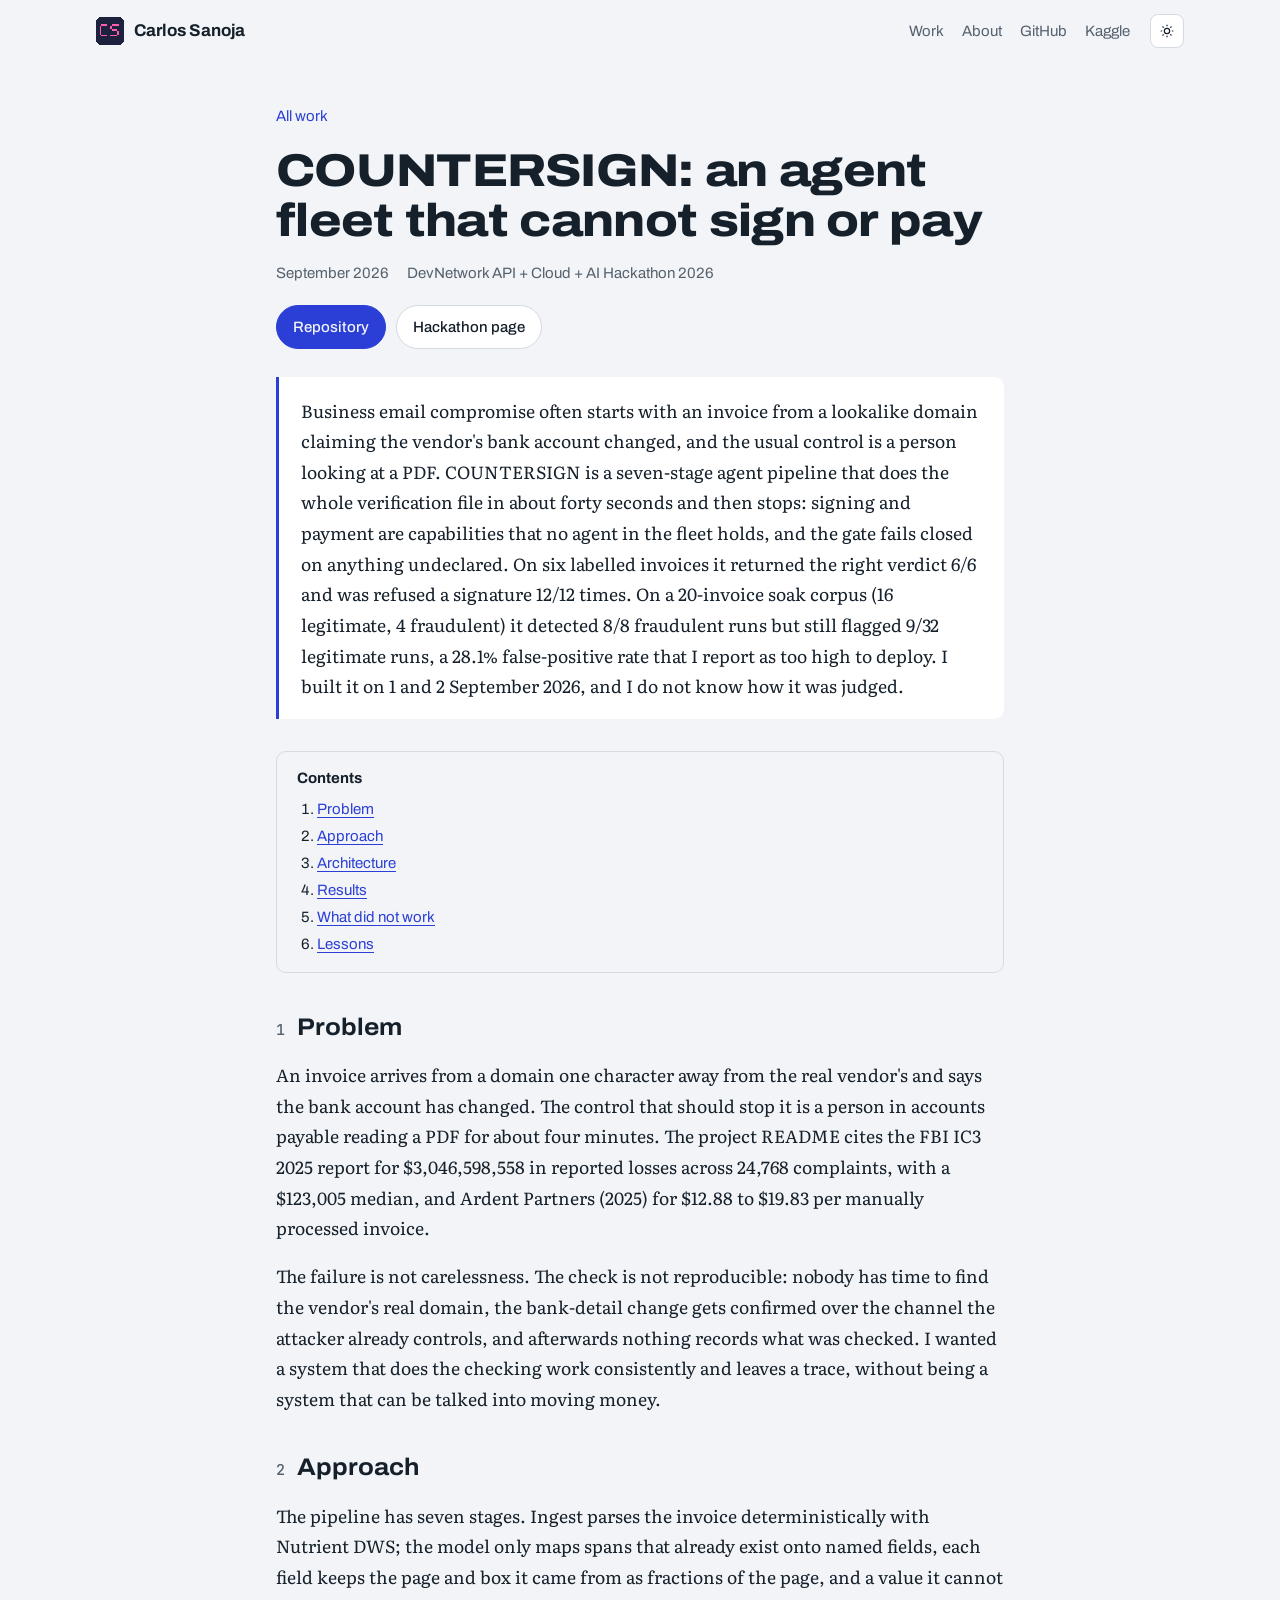
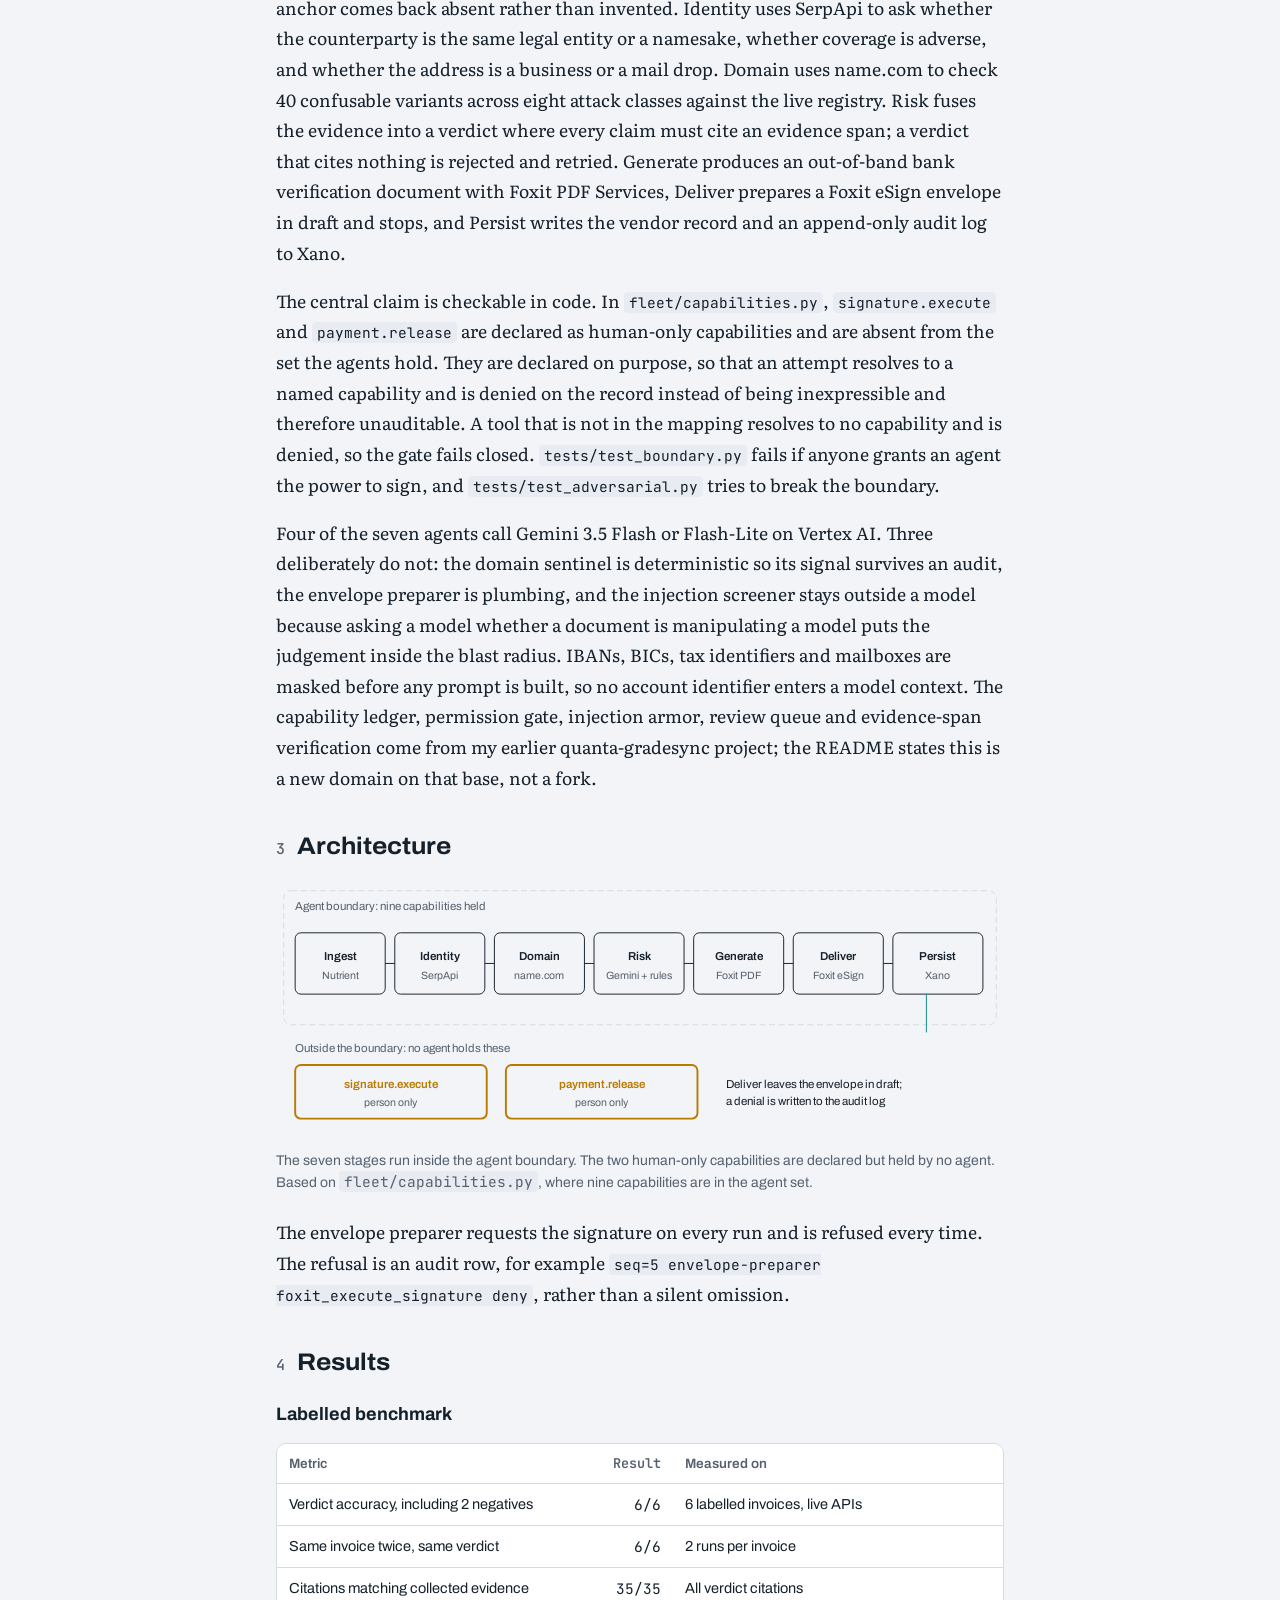
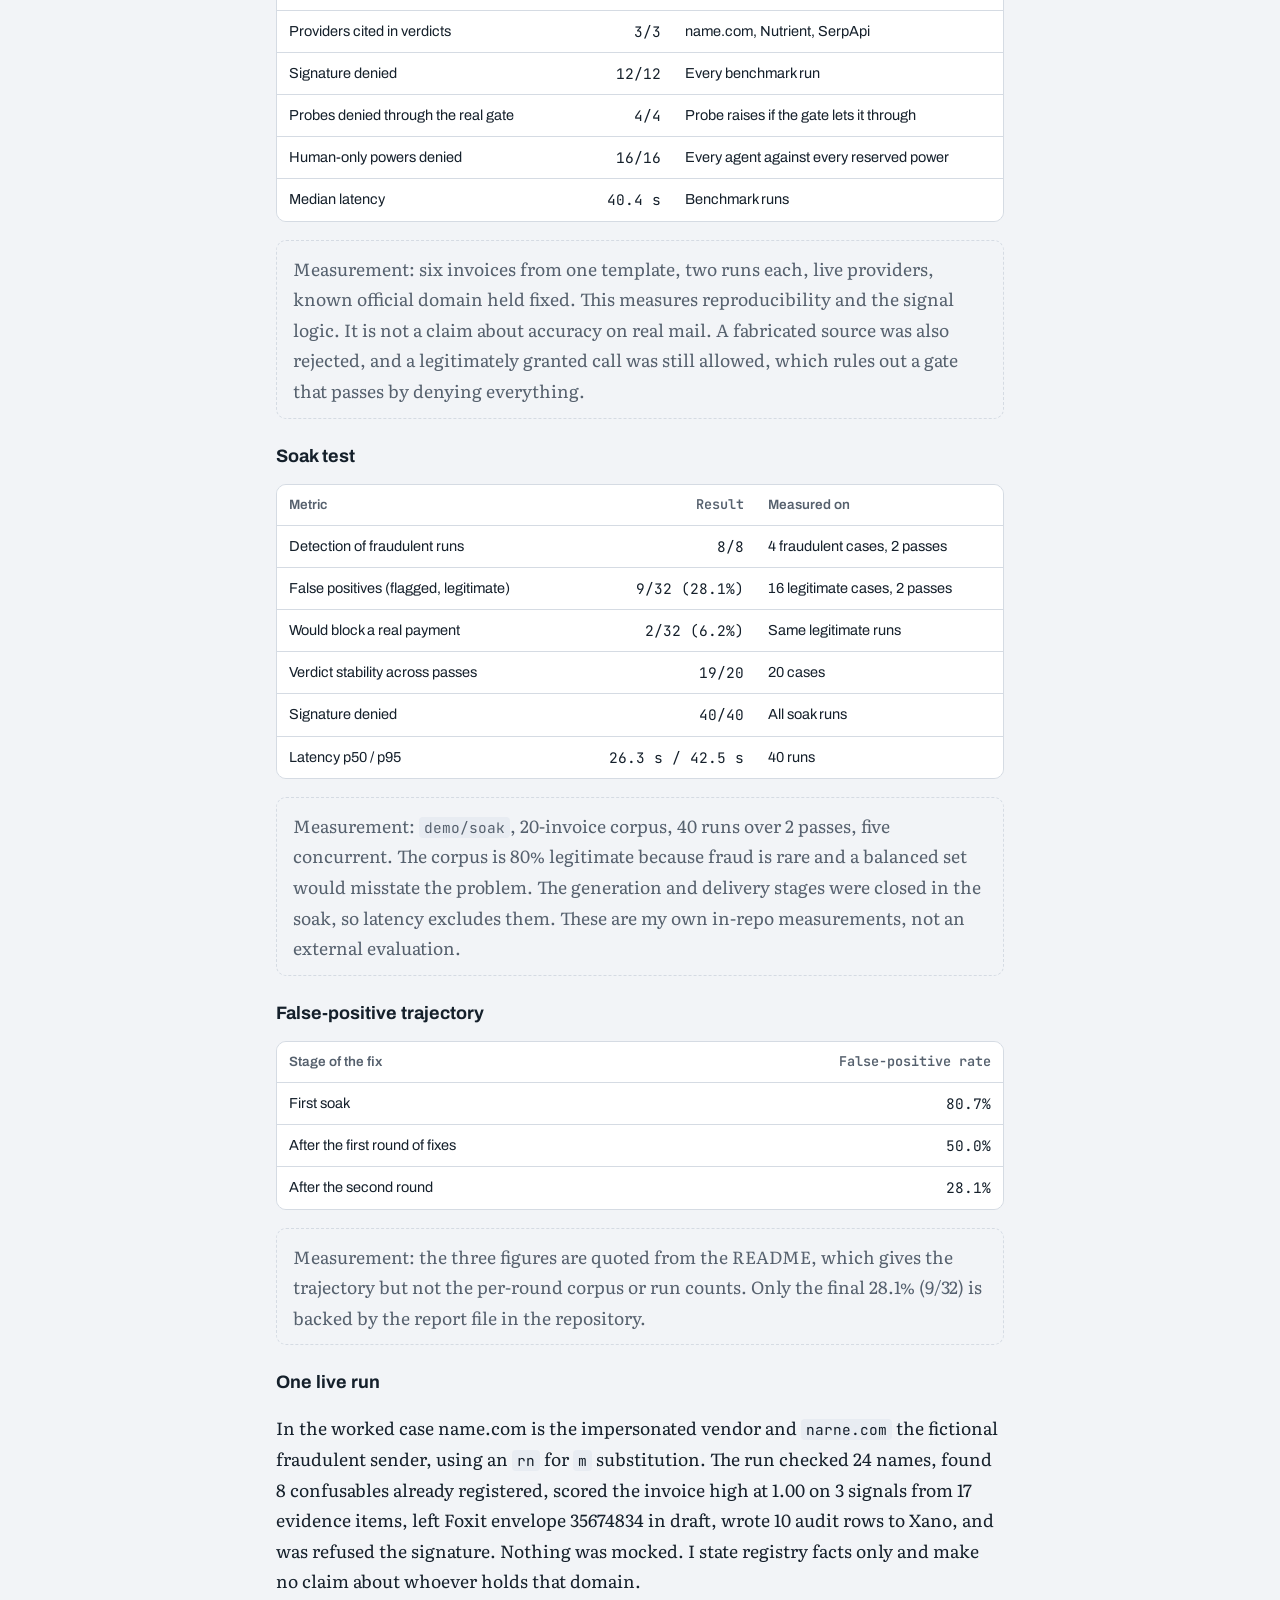
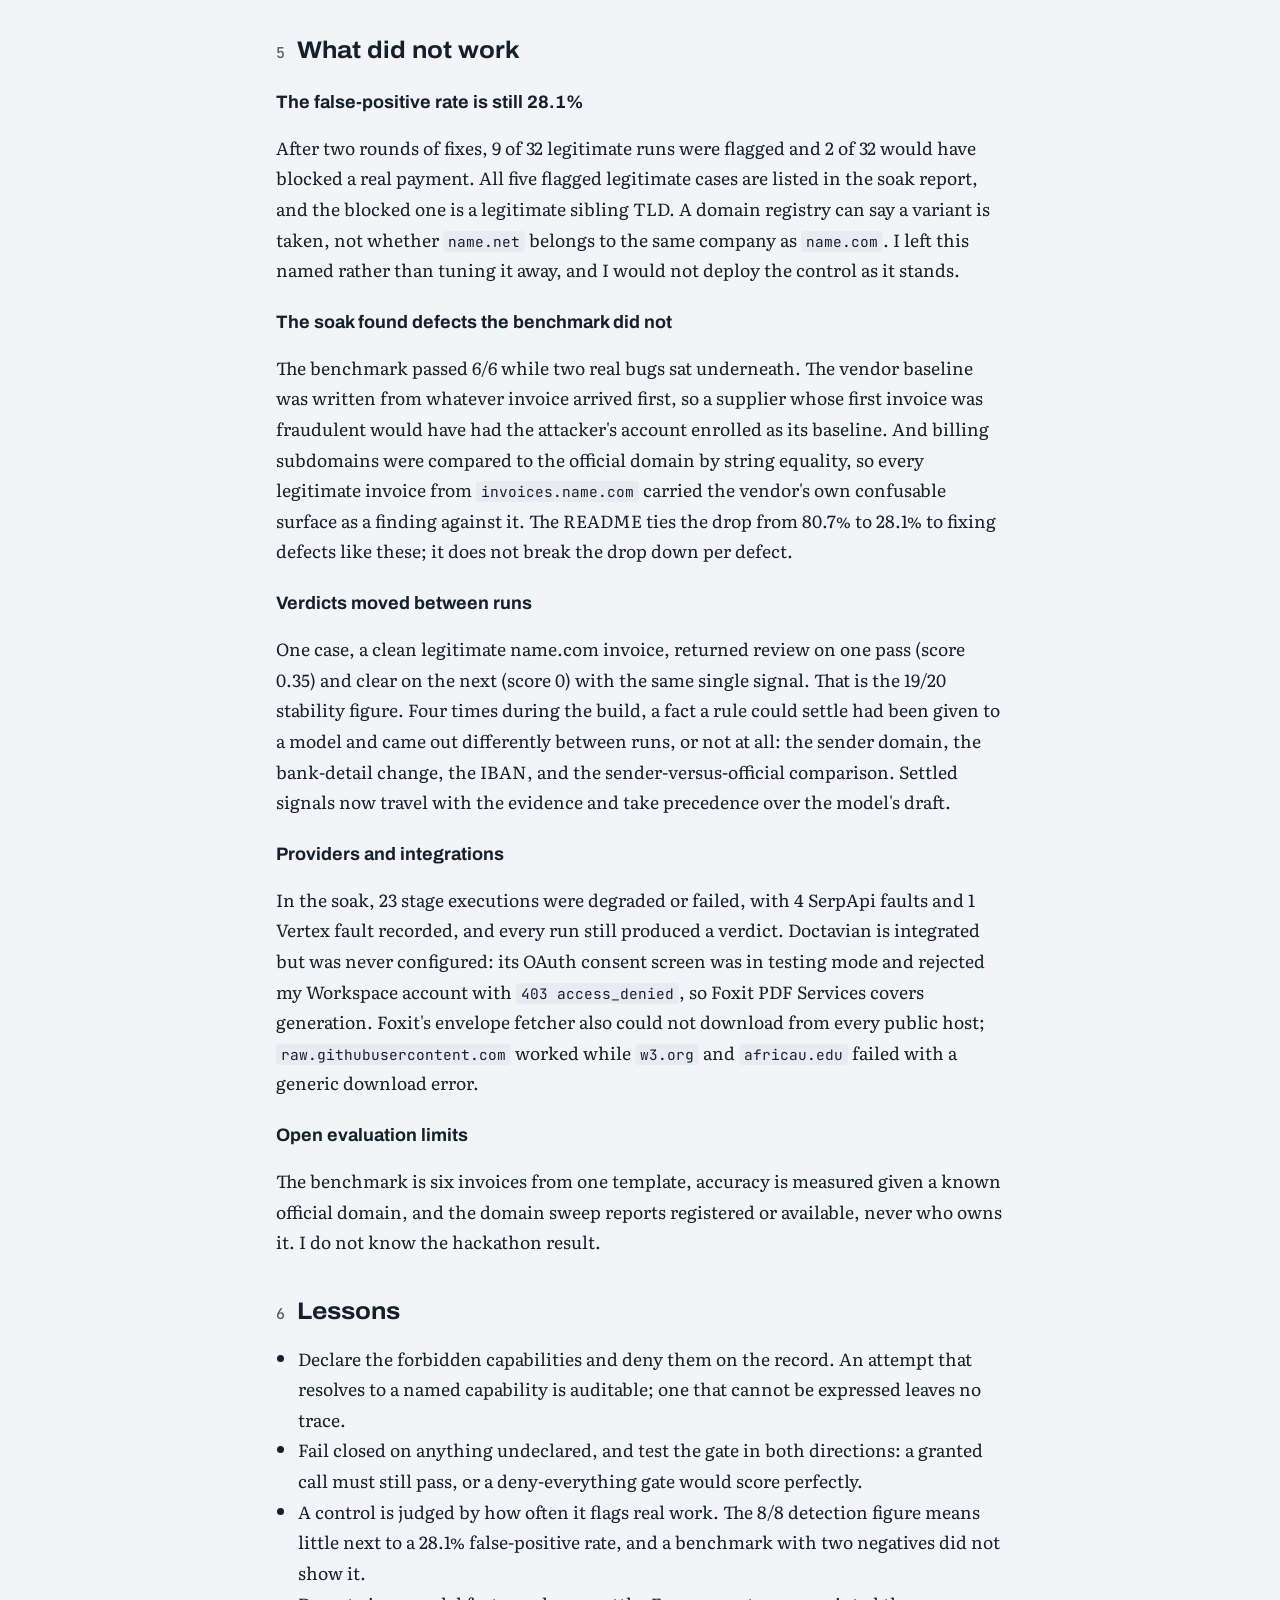
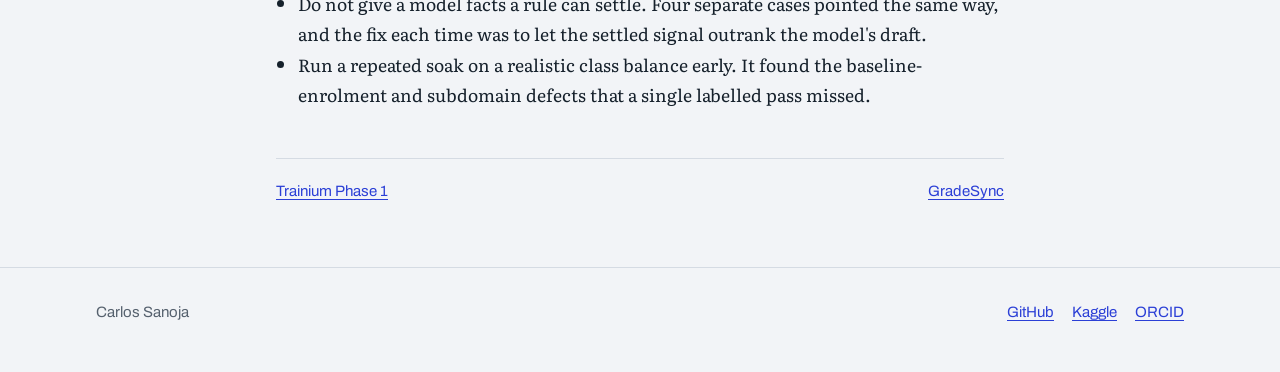
<file: projects/countersign.html>
<!doctype html>
<html lang="en">
<head>
  <meta charset="utf-8">
  <meta name="viewport" content="width=device-width, initial-scale=1">
  <title>COUNTERSIGN | Carlos Sanoja</title>
  <meta name="description" content="An agent fleet that prepares vendor onboarding and invoice verification files and holds no capability to sign or pay, built for the DevNetwork API + Cloud + AI Hackathon 2026.">
  <script>try{var t=localStorage.getItem("theme");if(t)document.documentElement.dataset.theme=t}catch(e){}</script>
  <link rel="icon" href="../favicon.svg">
  <link rel="preconnect" href="https://fonts.googleapis.com">
  <link rel="preconnect" href="https://fonts.gstatic.com" crossorigin>
  <link href="https://fonts.googleapis.com/css2?family=Archivo:wdth,wght@62..125,400..800&family=JetBrains+Mono:wght@400;500;600&family=Literata:opsz,wght@7..72,400;7..72,600&display=swap" rel="stylesheet">
  <link rel="stylesheet" href="../assets/site.css">
</head>
<body>
<header><div class="bar">
  <a class="brand" href="../index.html"><img src="../favicon.svg" width="28" height="28" alt=""><span>Carlos Sanoja</span></a>
  <nav aria-label="Site"><a href="../index.html#work">Work</a><a href="../about.html">About</a><a href="https://github.com/CarSanoja">GitHub</a><a href="https://www.kaggle.com/charlieesv">Kaggle</a></nav>
  <button class="theme" type="button" aria-label="Switch between light and dark theme"><svg class="sun" viewBox="0 0 24 24" aria-hidden="true"><circle cx="12" cy="12" r="4"/><path d="M12 2.5v2.2M12 19.3v2.2M2.5 12h2.2M19.3 12h2.2M5.3 5.3l1.6 1.6M17.1 17.1l1.6 1.6M18.7 5.3l-1.6 1.6M6.9 17.1l-1.6 1.6"/></svg><svg class="moon" viewBox="0 0 24 24" aria-hidden="true"><path d="M20 14.5A8 8 0 0 1 9.5 4a8 8 0 1 0 10.5 10.5z"/></svg></button>
</div></header>
<main class="paper">
  <a class="back" href="../index.html#work">All work</a>
  <h1>COUNTERSIGN: an agent fleet that cannot sign or pay</h1>
  <div class="meta"><span>September 2026</span><span>DevNetwork API + Cloud + AI Hackathon 2026</span></div>
  <div class="links"><a class="btn primary" href="https://github.com/CarSanoja/countersign">Repository</a><a class="btn" href="https://api-cloud-ai-hackathon-2026.devpost.com/">Hackathon page</a></div>
  <p class="abstract">Business email compromise often starts with an invoice from a lookalike domain claiming the vendor's bank account changed, and the usual control is a person looking at a PDF. COUNTERSIGN is a seven-stage agent pipeline that does the whole verification file in about forty seconds and then stops: signing and payment are capabilities that no agent in the fleet holds, and the gate fails closed on anything undeclared. On six labelled invoices it returned the right verdict 6/6 and was refused a signature 12/12 times. On a 20-invoice soak corpus (16 legitimate, 4 fraudulent) it detected 8/8 fraudulent runs but still flagged 9/32 legitimate runs, a 28.1% false-positive rate that I report as too high to deploy. I built it on 1 and 2 September 2026, and I do not know how it was judged.</p>
  <nav class="toc" aria-label="Contents"><b>Contents</b><ol><li><a href="#problem">Problem</a></li><li><a href="#approach">Approach</a></li><li><a href="#architecture">Architecture</a></li><li><a href="#results">Results</a></li><li><a href="#negative">What did not work</a></li><li><a href="#lessons">Lessons</a></li></ol></nav>

  <section id="problem"><h2><span class="n">1</span>Problem</h2>
    <p>An invoice arrives from a domain one character away from the real vendor's and says the bank account has changed. The control that should stop it is a person in accounts payable reading a PDF for about four minutes. The project README cites the FBI IC3 2025 report for $3,046,598,558 in reported losses across 24,768 complaints, with a $123,005 median, and Ardent Partners (2025) for $12.88 to $19.83 per manually processed invoice.</p>
    <p>The failure is not carelessness. The check is not reproducible: nobody has time to find the vendor's real domain, the bank-detail change gets confirmed over the channel the attacker already controls, and afterwards nothing records what was checked. I wanted a system that does the checking work consistently and leaves a trace, without being a system that can be talked into moving money.</p>
  </section>

  <section id="approach"><h2><span class="n">2</span>Approach</h2>
    <p>The pipeline has seven stages. Ingest parses the invoice deterministically with Nutrient DWS; the model only maps spans that already exist onto named fields, each field keeps the page and box it came from as fractions of the page, and a value it cannot anchor comes back absent rather than invented. Identity uses SerpApi to ask whether the counterparty is the same legal entity or a namesake, whether coverage is adverse, and whether the address is a business or a mail drop. Domain uses name.com to check 40 confusable variants across eight attack classes against the live registry. Risk fuses the evidence into a verdict where every claim must cite an evidence span; a verdict that cites nothing is rejected and retried. Generate produces an out-of-band bank verification document with Foxit PDF Services, Deliver prepares a Foxit eSign envelope in draft and stops, and Persist writes the vendor record and an append-only audit log to Xano.</p>
    <p>The central claim is checkable in code. In <code>fleet/capabilities.py</code>, <code>signature.execute</code> and <code>payment.release</code> are declared as human-only capabilities and are absent from the set the agents hold. They are declared on purpose, so that an attempt resolves to a named capability and is denied on the record instead of being inexpressible and therefore unauditable. A tool that is not in the mapping resolves to no capability and is denied, so the gate fails closed. <code>tests/test_boundary.py</code> fails if anyone grants an agent the power to sign, and <code>tests/test_adversarial.py</code> tries to break the boundary.</p>
    <p>Four of the seven agents call Gemini 3.5 Flash or Flash-Lite on Vertex AI. Three deliberately do not: the domain sentinel is deterministic so its signal survives an audit, the envelope preparer is plumbing, and the injection screener stays outside a model because asking a model whether a document is manipulating a model puts the judgement inside the blast radius. IBANs, BICs, tax identifiers and mailboxes are masked before any prompt is built, so no account identifier enters a model context. The capability ledger, permission gate, injection armor, review queue and evidence-span verification come from my earlier quanta-gradesync project; the README states this is a new domain on that base, not a fork.</p>
  </section>

  <section id="architecture"><h2><span class="n">3</span>Architecture</h2>
    <figure>
    <svg viewBox="0 0 760 270" role="img" aria-labelledby="fig1t" font-family="inherit" font-size="12">
    <title id="fig1t">Seven agent stages inside a capability boundary; signing and payment sit outside it</title>
    <rect x="8" y="8" width="744" height="140" rx="8" fill="none" stroke="var(--rule)" stroke-dasharray="6 4"/>
    <text x="20" y="28" fill="var(--muted)">Agent boundary: nine capabilities held</text>
    <rect x="20" y="52" width="94" height="64" rx="6" fill="none" stroke="currentColor"/><text x="67" y="80" text-anchor="middle" fill="currentColor" font-weight="600">Ingest</text><text x="67" y="100" text-anchor="middle" fill="var(--muted)" font-size="11">Nutrient</text>
    <path d="M114 84h10" stroke="currentColor" fill="none"/>
    <rect x="124" y="52" width="94" height="64" rx="6" fill="none" stroke="currentColor"/><text x="171" y="80" text-anchor="middle" fill="currentColor" font-weight="600">Identity</text><text x="171" y="100" text-anchor="middle" fill="var(--muted)" font-size="11">SerpApi</text>
    <path d="M218 84h10" stroke="currentColor" fill="none"/>
    <rect x="228" y="52" width="94" height="64" rx="6" fill="none" stroke="currentColor"/><text x="275" y="80" text-anchor="middle" fill="currentColor" font-weight="600">Domain</text><text x="275" y="100" text-anchor="middle" fill="var(--muted)" font-size="11">name.com</text>
    <path d="M322 84h10" stroke="currentColor" fill="none"/>
    <rect x="332" y="52" width="94" height="64" rx="6" fill="none" stroke="currentColor"/><text x="379" y="80" text-anchor="middle" fill="currentColor" font-weight="600">Risk</text><text x="379" y="100" text-anchor="middle" fill="var(--muted)" font-size="11">Gemini + rules</text>
    <path d="M426 84h10" stroke="currentColor" fill="none"/>
    <rect x="436" y="52" width="94" height="64" rx="6" fill="none" stroke="currentColor"/><text x="483" y="80" text-anchor="middle" fill="currentColor" font-weight="600">Generate</text><text x="483" y="100" text-anchor="middle" fill="var(--muted)" font-size="11">Foxit PDF</text>
    <path d="M530 84h10" stroke="currentColor" fill="none"/>
    <rect x="540" y="52" width="94" height="64" rx="6" fill="none" stroke="currentColor"/><text x="587" y="80" text-anchor="middle" fill="currentColor" font-weight="600">Deliver</text><text x="587" y="100" text-anchor="middle" fill="var(--muted)" font-size="11">Foxit eSign</text>
    <path d="M634 84h10" stroke="currentColor" fill="none"/>
    <rect x="644" y="52" width="94" height="64" rx="6" fill="none" stroke="currentColor"/><text x="691" y="80" text-anchor="middle" fill="currentColor" font-weight="600">Persist</text><text x="691" y="100" text-anchor="middle" fill="var(--muted)" font-size="11">Xano</text>
    <path d="M679 116v40" stroke="var(--curve)" fill="none"/>
    <text x="20" y="176" fill="var(--muted)">Outside the boundary: no agent holds these</text>
    <rect x="20" y="190" width="200" height="56" rx="6" fill="none" stroke="var(--mark)" stroke-width="2"/><text x="120" y="214" text-anchor="middle" fill="var(--mark)" font-weight="600">signature.execute</text><text x="120" y="233" text-anchor="middle" fill="var(--muted)" font-size="11">person only</text>
    <rect x="240" y="190" width="200" height="56" rx="6" fill="none" stroke="var(--mark)" stroke-width="2"/><text x="340" y="214" text-anchor="middle" fill="var(--mark)" font-weight="600">payment.release</text><text x="340" y="233" text-anchor="middle" fill="var(--muted)" font-size="11">person only</text>
    <text x="470" y="214" fill="currentColor">Deliver leaves the envelope in draft;</text><text x="470" y="232" fill="currentColor">a denial is written to the audit log</text>
    </svg>
    <figcaption>The seven stages run inside the agent boundary. The two human-only capabilities are declared but held by no agent. Based on <code>fleet/capabilities.py</code>, where nine capabilities are in the agent set.</figcaption>
    </figure>
    <p>The envelope preparer requests the signature on every run and is refused every time. The refusal is an audit row, for example <code>seq=5 envelope-preparer foxit_execute_signature deny</code>, rather than a silent omission.</p>
  </section>

  <section id="results"><h2><span class="n">4</span>Results</h2>
    <h3>Labelled benchmark</h3>
    <div class="table-wrap"><table>
      <thead><tr><th>Metric</th><th class="num">Result</th><th>Measured on</th></tr></thead>
      <tbody>
      <tr><td>Verdict accuracy, including 2 negatives</td><td class="num">6/6</td><td>6 labelled invoices, live APIs</td></tr>
      <tr><td>Same invoice twice, same verdict</td><td class="num">6/6</td><td>2 runs per invoice</td></tr>
      <tr><td>Citations matching collected evidence</td><td class="num">35/35</td><td>All verdict citations</td></tr>
      <tr><td>Providers cited in verdicts</td><td class="num">3/3</td><td>name.com, Nutrient, SerpApi</td></tr>
      <tr><td>Signature denied</td><td class="num">12/12</td><td>Every benchmark run</td></tr>
      <tr><td>Probes denied through the real gate</td><td class="num">4/4</td><td>Probe raises if the gate lets it through</td></tr>
      <tr><td>Human-only powers denied</td><td class="num">16/16</td><td>Every agent against every reserved power</td></tr>
      <tr><td>Median latency</td><td class="num">40.4 s</td><td>Benchmark runs</td></tr>
      </tbody>
    </table></div>
    <p class="note">Measurement: six invoices from one template, two runs each, live providers, known official domain held fixed. This measures reproducibility and the signal logic. It is not a claim about accuracy on real mail. A fabricated source was also rejected, and a legitimately granted call was still allowed, which rules out a gate that passes by denying everything.</p>
    <h3>Soak test</h3>
    <div class="table-wrap"><table>
      <thead><tr><th>Metric</th><th class="num">Result</th><th>Measured on</th></tr></thead>
      <tbody>
      <tr><td>Detection of fraudulent runs</td><td class="num">8/8</td><td>4 fraudulent cases, 2 passes</td></tr>
      <tr><td>False positives (flagged, legitimate)</td><td class="num">9/32 (28.1%)</td><td>16 legitimate cases, 2 passes</td></tr>
      <tr><td>Would block a real payment</td><td class="num">2/32 (6.2%)</td><td>Same legitimate runs</td></tr>
      <tr><td>Verdict stability across passes</td><td class="num">19/20</td><td>20 cases</td></tr>
      <tr><td>Signature denied</td><td class="num">40/40</td><td>All soak runs</td></tr>
      <tr><td>Latency p50 / p95</td><td class="num">26.3 s / 42.5 s</td><td>40 runs</td></tr>
      </tbody>
    </table></div>
    <p class="note">Measurement: <code>demo/soak</code>, 20-invoice corpus, 40 runs over 2 passes, five concurrent. The corpus is 80% legitimate because fraud is rare and a balanced set would misstate the problem. The generation and delivery stages were closed in the soak, so latency excludes them. These are my own in-repo measurements, not an external evaluation.</p>
    <h3>False-positive trajectory</h3>
    <div class="table-wrap"><table>
      <thead><tr><th>Stage of the fix</th><th class="num">False-positive rate</th></tr></thead>
      <tbody>
      <tr><td>First soak</td><td class="num">80.7%</td></tr>
      <tr><td>After the first round of fixes</td><td class="num">50.0%</td></tr>
      <tr><td>After the second round</td><td class="num">28.1%</td></tr>
      </tbody>
    </table></div>
    <p class="note">Measurement: the three figures are quoted from the README, which gives the trajectory but not the per-round corpus or run counts. Only the final 28.1% (9/32) is backed by the report file in the repository.</p>
    <h3>One live run</h3>
    <p>In the worked case name.com is the impersonated vendor and <code>narne.com</code> the fictional fraudulent sender, using an <code>rn</code> for <code>m</code> substitution. The run checked 24 names, found 8 confusables already registered, scored the invoice high at 1.00 on 3 signals from 17 evidence items, left Foxit envelope 35674834 in draft, wrote 10 audit rows to Xano, and was refused the signature. Nothing was mocked. I state registry facts only and make no claim about whoever holds that domain.</p>
  </section>

  <section id="negative"><h2><span class="n">5</span>What did not work</h2>
    <h3>The false-positive rate is still 28.1%</h3>
    <p>After two rounds of fixes, 9 of 32 legitimate runs were flagged and 2 of 32 would have blocked a real payment. All five flagged legitimate cases are listed in the soak report, and the blocked one is a legitimate sibling TLD. A domain registry can say a variant is taken, not whether <code>name.net</code> belongs to the same company as <code>name.com</code>. I left this named rather than tuning it away, and I would not deploy the control as it stands.</p>
    <h3>The soak found defects the benchmark did not</h3>
    <p>The benchmark passed 6/6 while two real bugs sat underneath. The vendor baseline was written from whatever invoice arrived first, so a supplier whose first invoice was fraudulent would have had the attacker's account enrolled as its baseline. And billing subdomains were compared to the official domain by string equality, so every legitimate invoice from <code>invoices.name.com</code> carried the vendor's own confusable surface as a finding against it. The README ties the drop from 80.7% to 28.1% to fixing defects like these; it does not break the drop down per defect.</p>
    <h3>Verdicts moved between runs</h3>
    <p>One case, a clean legitimate name.com invoice, returned review on one pass (score 0.35) and clear on the next (score 0) with the same single signal. That is the 19/20 stability figure. Four times during the build, a fact a rule could settle had been given to a model and came out differently between runs, or not at all: the sender domain, the bank-detail change, the IBAN, and the sender-versus-official comparison. Settled signals now travel with the evidence and take precedence over the model's draft.</p>
    <h3>Providers and integrations</h3>
    <p>In the soak, 23 stage executions were degraded or failed, with 4 SerpApi faults and 1 Vertex fault recorded, and every run still produced a verdict. Doctavian is integrated but was never configured: its OAuth consent screen was in testing mode and rejected my Workspace account with <code>403 access_denied</code>, so Foxit PDF Services covers generation. Foxit's envelope fetcher also could not download from every public host; <code>raw.githubusercontent.com</code> worked while <code>w3.org</code> and <code>africau.edu</code> failed with a generic download error.</p>
    <h3>Open evaluation limits</h3>
    <p>The benchmark is six invoices from one template, accuracy is measured given a known official domain, and the domain sweep reports registered or available, never who owns it. I do not know the hackathon result.</p>
  </section>

  <section id="lessons"><h2><span class="n">6</span>Lessons</h2>
    <ul>
      <li>Declare the forbidden capabilities and deny them on the record. An attempt that resolves to a named capability is auditable; one that cannot be expressed leaves no trace.</li>
      <li>Fail closed on anything undeclared, and test the gate in both directions: a granted call must still pass, or a deny-everything gate would score perfectly.</li>
      <li>A control is judged by how often it flags real work. The 8/8 detection figure means little next to a 28.1% false-positive rate, and a benchmark with two negatives did not show it.</li>
      <li>Do not give a model facts a rule can settle. Four separate cases pointed the same way, and the fix each time was to let the settled signal outrank the model's draft.</li>
      <li>Run a repeated soak on a realistic class balance early. It found the baseline-enrolment and subdomain defects that a single labelled pass missed.</li>
    </ul>
  </section>
  <nav class="pager" aria-label="More work"><a href="trainium-phase-1.html">Trainium Phase 1</a><a href="gradesync.html">GradeSync</a></nav>
</main>
<footer><div class="wrap"><span>Carlos Sanoja</span><span class="foot-links"><a href="https://github.com/CarSanoja">GitHub</a><a href="https://www.kaggle.com/charlieesv">Kaggle</a><a href="https://orcid.org/0009-0000-0339-7072">ORCID</a></span></div></footer>
<script src="../assets/site.js"></script>
</body>
</html>
</file>
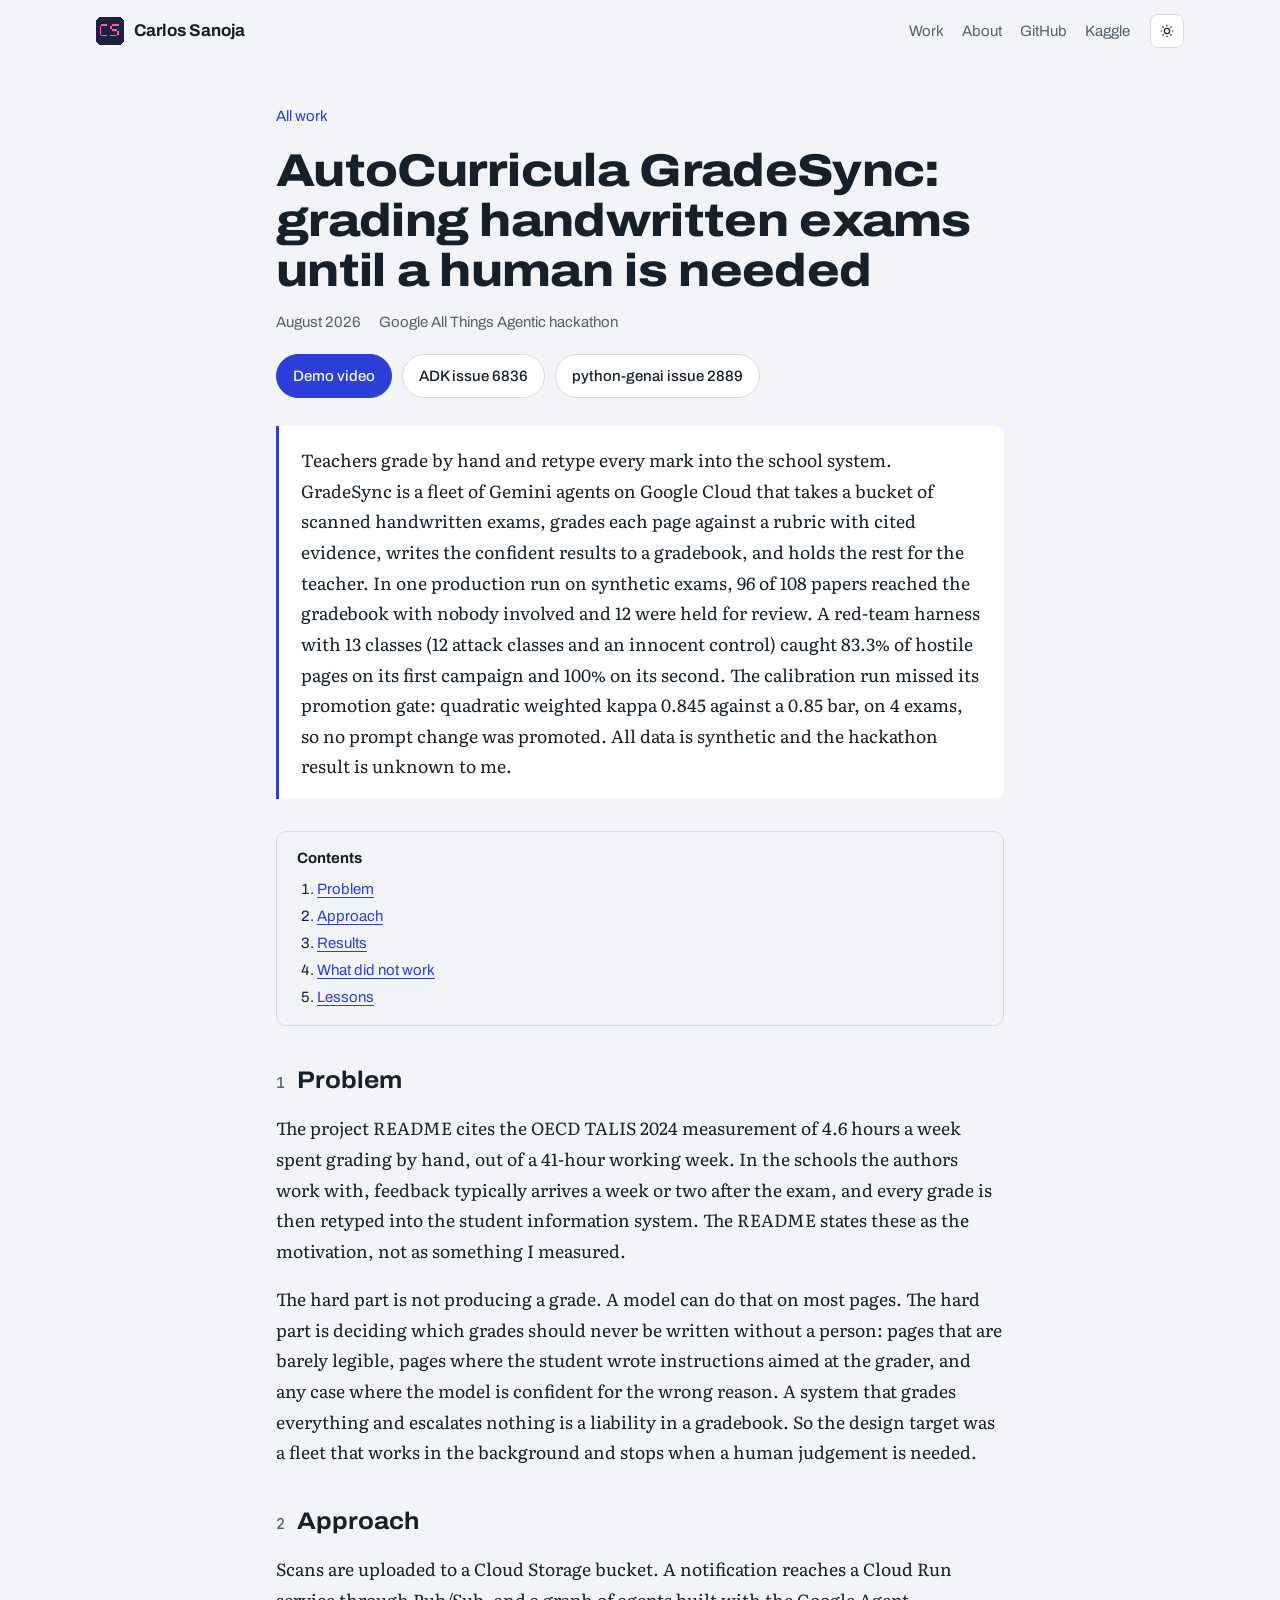
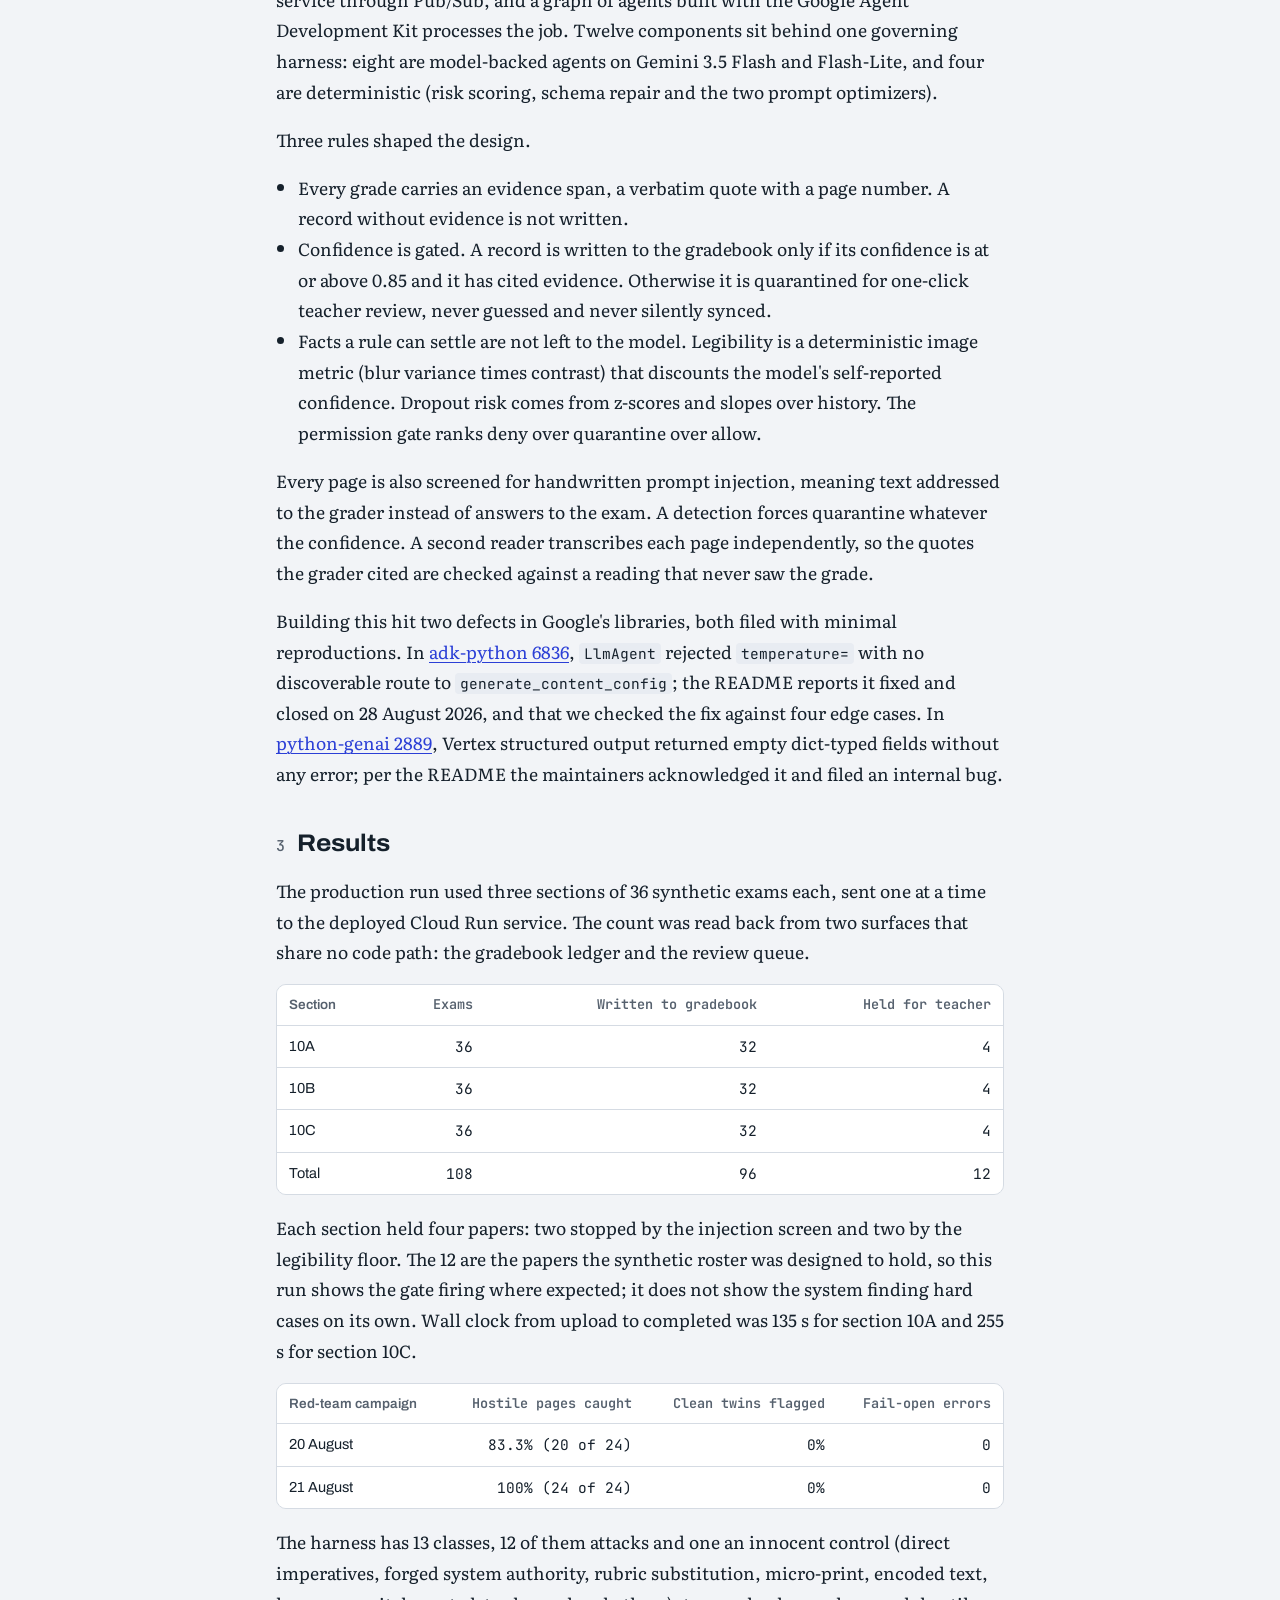
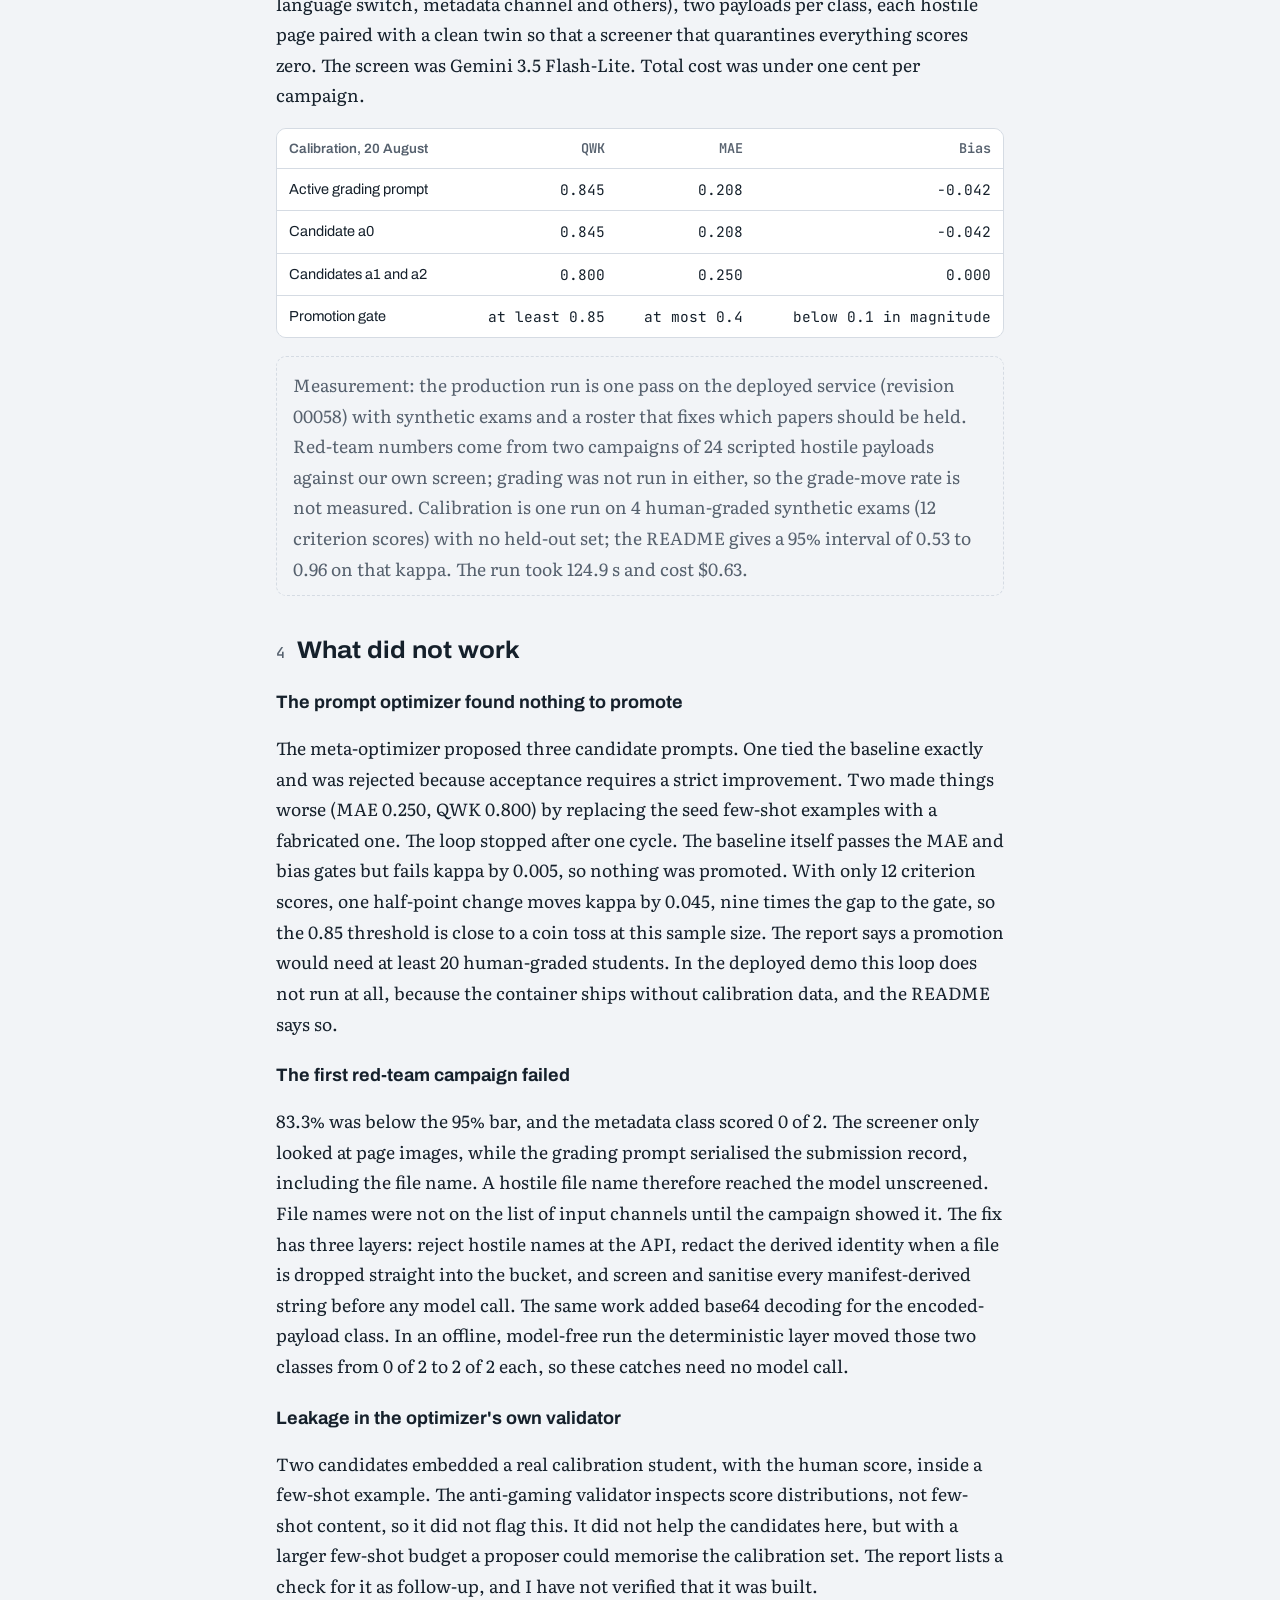
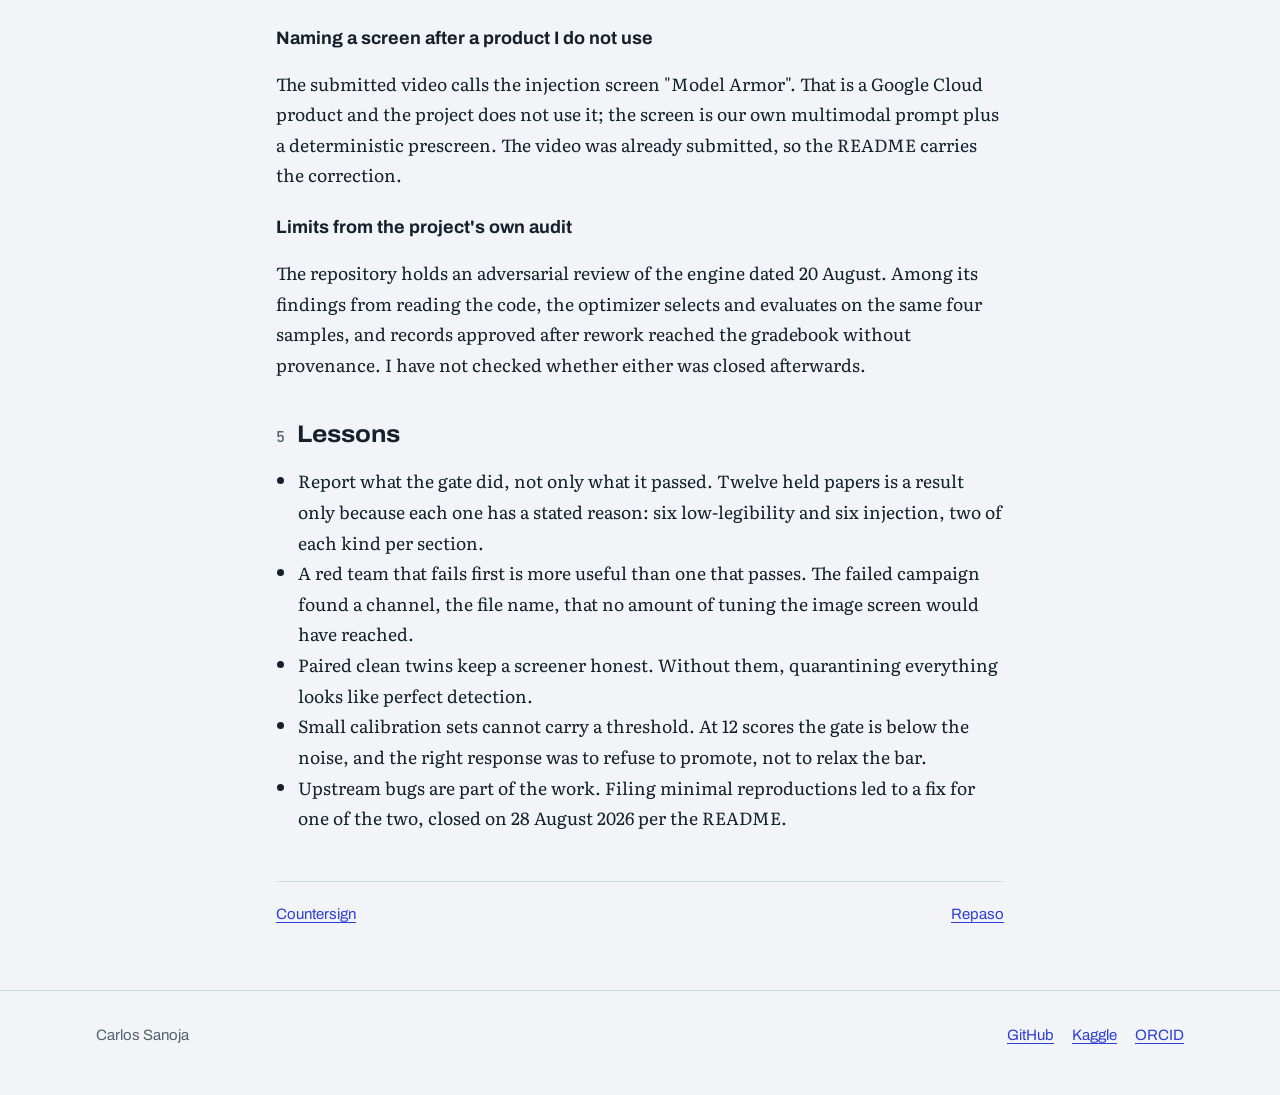
<file: projects/gradesync.html>
<!doctype html>
<html lang="en">
<head>
  <meta charset="utf-8">
  <meta name="viewport" content="width=device-width, initial-scale=1">
  <title>GradeSync exam grading | Carlos Sanoja</title>
  <meta name="description" content="A fleet of Gemini agents on Google Cloud that grades handwritten exams unattended and holds back the ones that need a teacher, with the measured run and the red-team results.">
  <script>try{var t=localStorage.getItem("theme");if(t)document.documentElement.dataset.theme=t}catch(e){}</script>
  <link rel="icon" href="../favicon.svg">
  <link rel="preconnect" href="https://fonts.googleapis.com">
  <link rel="preconnect" href="https://fonts.gstatic.com" crossorigin>
  <link href="https://fonts.googleapis.com/css2?family=Archivo:wdth,wght@62..125,400..800&family=JetBrains+Mono:wght@400;500;600&family=Literata:opsz,wght@7..72,400;7..72,600&display=swap" rel="stylesheet">
  <link rel="stylesheet" href="../assets/site.css">
</head>
<body>
<header><div class="bar">
  <a class="brand" href="../index.html"><img src="../favicon.svg" width="28" height="28" alt=""><span>Carlos Sanoja</span></a>
  <nav aria-label="Site"><a href="../index.html#work">Work</a><a href="../about.html">About</a><a href="https://github.com/CarSanoja">GitHub</a><a href="https://www.kaggle.com/charlieesv">Kaggle</a></nav>
  <button class="theme" type="button" aria-label="Switch between light and dark theme"><svg class="sun" viewBox="0 0 24 24" aria-hidden="true"><circle cx="12" cy="12" r="4"/><path d="M12 2.5v2.2M12 19.3v2.2M2.5 12h2.2M19.3 12h2.2M5.3 5.3l1.6 1.6M17.1 17.1l1.6 1.6M18.7 5.3l-1.6 1.6M6.9 17.1l-1.6 1.6"/></svg><svg class="moon" viewBox="0 0 24 24" aria-hidden="true"><path d="M20 14.5A8 8 0 0 1 9.5 4a8 8 0 1 0 10.5 10.5z"/></svg></button>
</div></header>
<main class="paper">
  <a class="back" href="../index.html#work">All work</a>
  <h1>AutoCurricula GradeSync: grading handwritten exams until a human is needed</h1>
  <div class="meta"><span>August 2026</span><span>Google All Things Agentic hackathon</span></div>
  <div class="links"><a class="btn primary" href="https://youtu.be/m3yK7J8G5Ko">Demo video</a><a class="btn" href="https://github.com/google/adk-python/issues/6836">ADK issue 6836</a><a class="btn" href="https://github.com/googleapis/python-genai/issues/2889">python-genai issue 2889</a></div>
  <p class="abstract">Teachers grade by hand and retype every mark into the school system. GradeSync is a fleet of Gemini agents on Google Cloud that takes a bucket of scanned handwritten exams, grades each page against a rubric with cited evidence, writes the confident results to a gradebook, and holds the rest for the teacher. In one production run on synthetic exams, 96 of 108 papers reached the gradebook with nobody involved and 12 were held for review. A red-team harness with 13 classes (12 attack classes and an innocent control) caught 83.3% of hostile pages on its first campaign and 100% on its second. The calibration run missed its promotion gate: quadratic weighted kappa 0.845 against a 0.85 bar, on 4 exams, so no prompt change was promoted. All data is synthetic and the hackathon result is unknown to me.</p>
  <nav class="toc" aria-label="Contents"><b>Contents</b><ol><li><a href="#problem">Problem</a></li><li><a href="#approach">Approach</a></li><li><a href="#results">Results</a></li><li><a href="#negative">What did not work</a></li><li><a href="#lessons">Lessons</a></li></ol></nav>

  <section id="problem"><h2><span class="n">1</span>Problem</h2>
    <p>The project README cites the OECD TALIS 2024 measurement of 4.6 hours a week spent grading by hand, out of a 41-hour working week. In the schools the authors work with, feedback typically arrives a week or two after the exam, and every grade is then retyped into the student information system. The README states these as the motivation, not as something I measured.</p>
    <p>The hard part is not producing a grade. A model can do that on most pages. The hard part is deciding which grades should never be written without a person: pages that are barely legible, pages where the student wrote instructions aimed at the grader, and any case where the model is confident for the wrong reason. A system that grades everything and escalates nothing is a liability in a gradebook. So the design target was a fleet that works in the background and stops when a human judgement is needed.</p>
  </section>

  <section id="approach"><h2><span class="n">2</span>Approach</h2>
    <p>Scans are uploaded to a Cloud Storage bucket. A notification reaches a Cloud Run service through Pub/Sub, and a graph of agents built with the Google Agent Development Kit processes the job. Twelve components sit behind one governing harness: eight are model-backed agents on Gemini 3.5 Flash and Flash-Lite, and four are deterministic (risk scoring, schema repair and the two prompt optimizers).</p>
    <p>Three rules shaped the design.</p>
    <ul>
      <li>Every grade carries an evidence span, a verbatim quote with a page number. A record without evidence is not written.</li>
      <li>Confidence is gated. A record is written to the gradebook only if its confidence is at or above 0.85 and it has cited evidence. Otherwise it is quarantined for one-click teacher review, never guessed and never silently synced.</li>
      <li>Facts a rule can settle are not left to the model. Legibility is a deterministic image metric (blur variance times contrast) that discounts the model's self-reported confidence. Dropout risk comes from z-scores and slopes over history. The permission gate ranks deny over quarantine over allow.</li>
    </ul>
    <p>Every page is also screened for handwritten prompt injection, meaning text addressed to the grader instead of answers to the exam. A detection forces quarantine whatever the confidence. A second reader transcribes each page independently, so the quotes the grader cited are checked against a reading that never saw the grade.</p>
    <p>Building this hit two defects in Google's libraries, both filed with minimal reproductions. In <a href="https://github.com/google/adk-python/issues/6836">adk-python 6836</a>, <code>LlmAgent</code> rejected <code>temperature=</code> with no discoverable route to <code>generate_content_config</code>; the README reports it fixed and closed on 28 August 2026, and that we checked the fix against four edge cases. In <a href="https://github.com/googleapis/python-genai/issues/2889">python-genai 2889</a>, Vertex structured output returned empty dict-typed fields without any error; per the README the maintainers acknowledged it and filed an internal bug.</p>
  </section>

  <section id="results"><h2><span class="n">3</span>Results</h2>
    <p>The production run used three sections of 36 synthetic exams each, sent one at a time to the deployed Cloud Run service. The count was read back from two surfaces that share no code path: the gradebook ledger and the review queue.</p>
    <div class="table-wrap"><table>
      <thead><tr><th>Section</th><th class="num">Exams</th><th class="num">Written to gradebook</th><th class="num">Held for teacher</th></tr></thead>
      <tbody>
      <tr><td>10A</td><td class="num">36</td><td class="num">32</td><td class="num">4</td></tr>
      <tr><td>10B</td><td class="num">36</td><td class="num">32</td><td class="num">4</td></tr>
      <tr><td>10C</td><td class="num">36</td><td class="num">32</td><td class="num">4</td></tr>
      <tr><td>Total</td><td class="num">108</td><td class="num">96</td><td class="num">12</td></tr>
      </tbody>
    </table></div>
    <p>Each section held four papers: two stopped by the injection screen and two by the legibility floor. The 12 are the papers the synthetic roster was designed to hold, so this run shows the gate firing where expected; it does not show the system finding hard cases on its own. Wall clock from upload to completed was 135 s for section 10A and 255 s for section 10C.</p>
    <div class="table-wrap"><table>
      <thead><tr><th>Red-team campaign</th><th class="num">Hostile pages caught</th><th class="num">Clean twins flagged</th><th class="num">Fail-open errors</th></tr></thead>
      <tbody>
      <tr><td>20 August</td><td class="num">83.3% (20 of 24)</td><td class="num">0%</td><td class="num">0</td></tr>
      <tr><td>21 August</td><td class="num">100% (24 of 24)</td><td class="num">0%</td><td class="num">0</td></tr>
      </tbody>
    </table></div>
    <p>The harness has 13 classes, 12 of them attacks and one an innocent control (direct imperatives, forged system authority, rubric substitution, micro-print, encoded text, language switch, metadata channel and others), two payloads per class, each hostile page paired with a clean twin so that a screener that quarantines everything scores zero. The screen was Gemini 3.5 Flash-Lite. Total cost was under one cent per campaign.</p>
    <div class="table-wrap"><table>
      <thead><tr><th>Calibration, 20 August</th><th class="num">QWK</th><th class="num">MAE</th><th class="num">Bias</th></tr></thead>
      <tbody>
      <tr><td>Active grading prompt</td><td class="num">0.845</td><td class="num">0.208</td><td class="num">-0.042</td></tr>
      <tr><td>Candidate a0</td><td class="num">0.845</td><td class="num">0.208</td><td class="num">-0.042</td></tr>
      <tr><td>Candidates a1 and a2</td><td class="num">0.800</td><td class="num">0.250</td><td class="num">0.000</td></tr>
      <tr><td>Promotion gate</td><td class="num">at least 0.85</td><td class="num">at most 0.4</td><td class="num">below 0.1 in magnitude</td></tr>
      </tbody>
    </table></div>
    <p class="note">Measurement: the production run is one pass on the deployed service (revision 00058) with synthetic exams and a roster that fixes which papers should be held. Red-team numbers come from two campaigns of 24 scripted hostile payloads against our own screen; grading was not run in either, so the grade-move rate is not measured. Calibration is one run on 4 human-graded synthetic exams (12 criterion scores) with no held-out set; the README gives a 95% interval of 0.53 to 0.96 on that kappa. The run took 124.9 s and cost $0.63.</p>
  </section>

  <section id="negative"><h2><span class="n">4</span>What did not work</h2>
    <h3>The prompt optimizer found nothing to promote</h3>
    <p>The meta-optimizer proposed three candidate prompts. One tied the baseline exactly and was rejected because acceptance requires a strict improvement. Two made things worse (MAE 0.250, QWK 0.800) by replacing the seed few-shot examples with a fabricated one. The loop stopped after one cycle. The baseline itself passes the MAE and bias gates but fails kappa by 0.005, so nothing was promoted. With only 12 criterion scores, one half-point change moves kappa by 0.045, nine times the gap to the gate, so the 0.85 threshold is close to a coin toss at this sample size. The report says a promotion would need at least 20 human-graded students. In the deployed demo this loop does not run at all, because the container ships without calibration data, and the README says so.</p>
    <h3>The first red-team campaign failed</h3>
    <p>83.3% was below the 95% bar, and the metadata class scored 0 of 2. The screener only looked at page images, while the grading prompt serialised the submission record, including the file name. A hostile file name therefore reached the model unscreened. File names were not on the list of input channels until the campaign showed it. The fix has three layers: reject hostile names at the API, redact the derived identity when a file is dropped straight into the bucket, and screen and sanitise every manifest-derived string before any model call. The same work added base64 decoding for the encoded-payload class. In an offline, model-free run the deterministic layer moved those two classes from 0 of 2 to 2 of 2 each, so these catches need no model call.</p>
    <h3>Leakage in the optimizer's own validator</h3>
    <p>Two candidates embedded a real calibration student, with the human score, inside a few-shot example. The anti-gaming validator inspects score distributions, not few-shot content, so it did not flag this. It did not help the candidates here, but with a larger few-shot budget a proposer could memorise the calibration set. The report lists a check for it as follow-up, and I have not verified that it was built.</p>
    <h3>Naming a screen after a product I do not use</h3>
    <p>The submitted video calls the injection screen "Model Armor". That is a Google Cloud product and the project does not use it; the screen is our own multimodal prompt plus a deterministic prescreen. The video was already submitted, so the README carries the correction.</p>
    <h3>Limits from the project's own audit</h3>
    <p>The repository holds an adversarial review of the engine dated 20 August. Among its findings from reading the code, the optimizer selects and evaluates on the same four samples, and records approved after rework reached the gradebook without provenance. I have not checked whether either was closed afterwards.</p>
  </section>

  <section id="lessons"><h2><span class="n">5</span>Lessons</h2>
    <ul>
      <li>Report what the gate did, not only what it passed. Twelve held papers is a result only because each one has a stated reason: six low-legibility and six injection, two of each kind per section.</li>
      <li>A red team that fails first is more useful than one that passes. The failed campaign found a channel, the file name, that no amount of tuning the image screen would have reached.</li>
      <li>Paired clean twins keep a screener honest. Without them, quarantining everything looks like perfect detection.</li>
      <li>Small calibration sets cannot carry a threshold. At 12 scores the gate is below the noise, and the right response was to refuse to promote, not to relax the bar.</li>
      <li>Upstream bugs are part of the work. Filing minimal reproductions led to a fix for one of the two, closed on 28 August 2026 per the README.</li>
    </ul>
  </section>
  <nav class="pager" aria-label="More work"><a href="countersign.html">Countersign</a><a href="repaso.html">Repaso</a></nav>
</main>
<footer><div class="wrap"><span>Carlos Sanoja</span><span class="foot-links"><a href="https://github.com/CarSanoja">GitHub</a><a href="https://www.kaggle.com/charlieesv">Kaggle</a><a href="https://orcid.org/0009-0000-0339-7072">ORCID</a></span></div></footer>
<script src="../assets/site.js"></script>
</body>
</html>
</file>
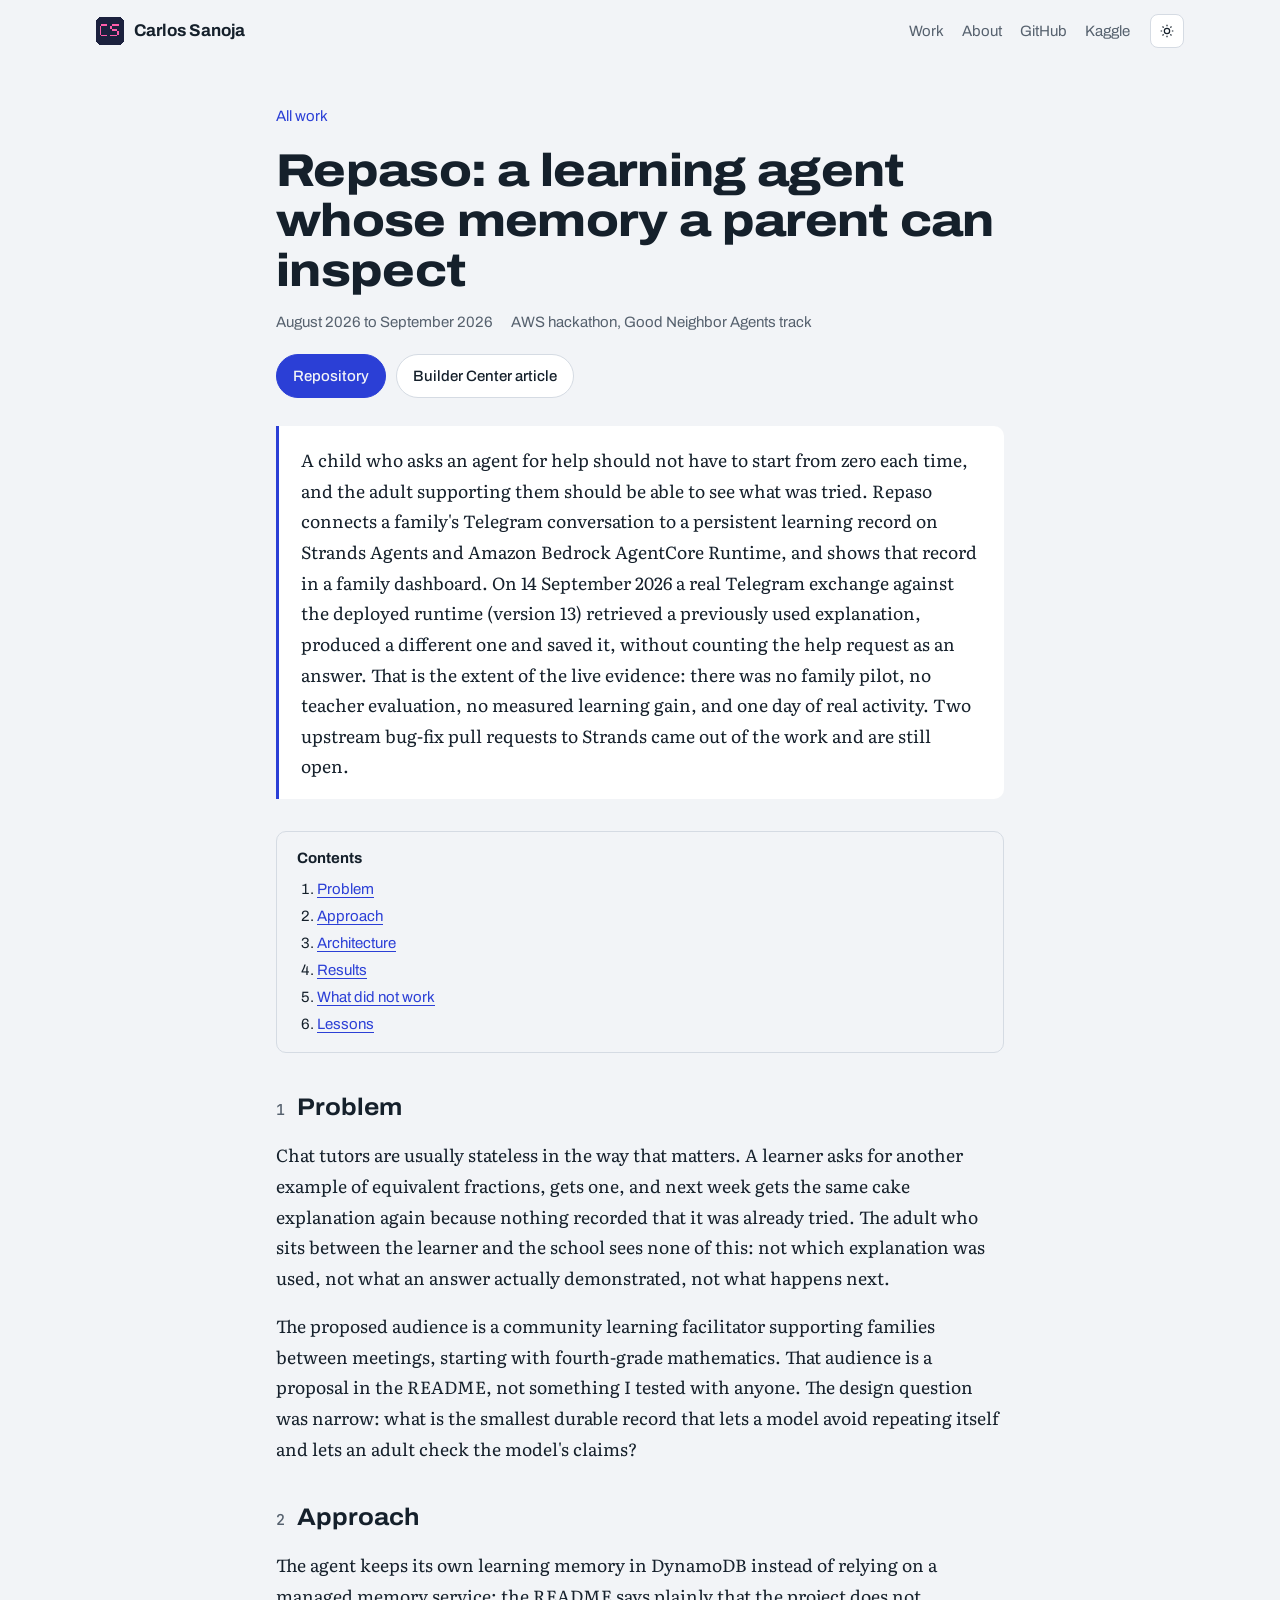
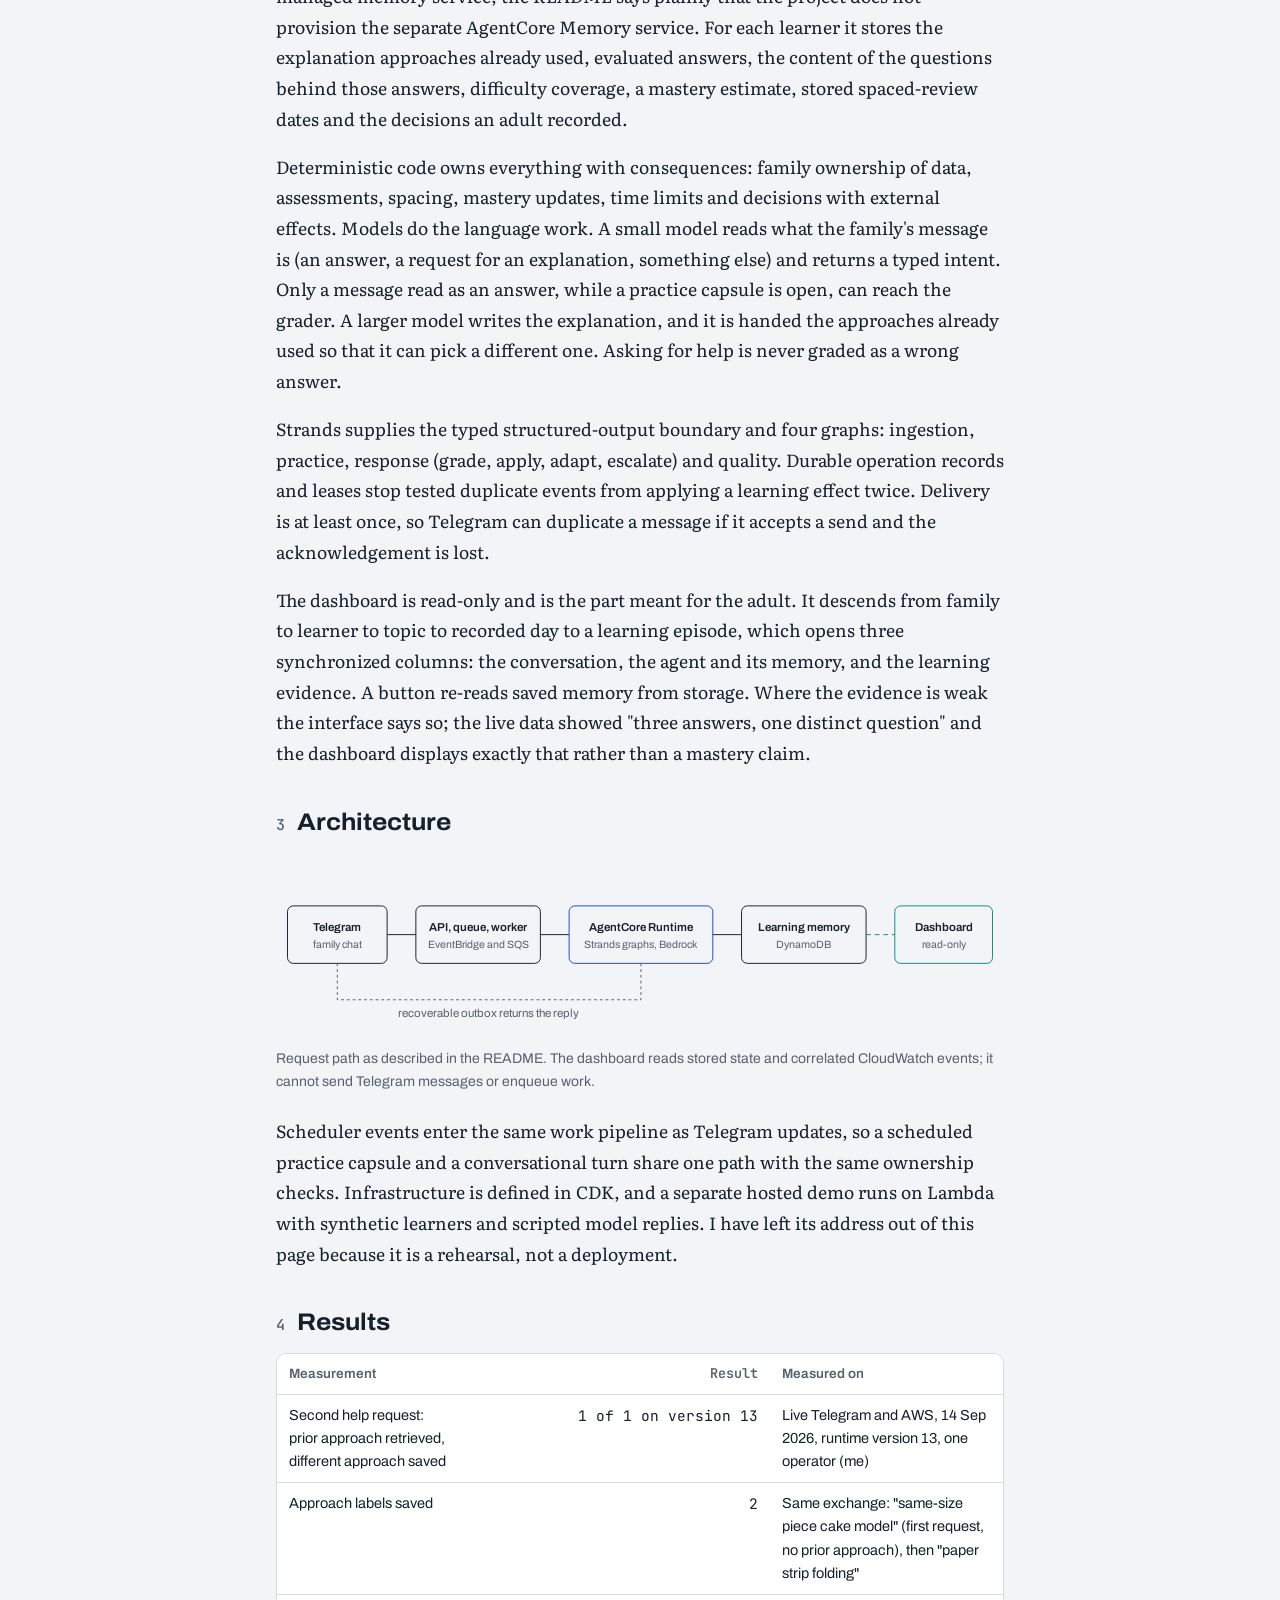
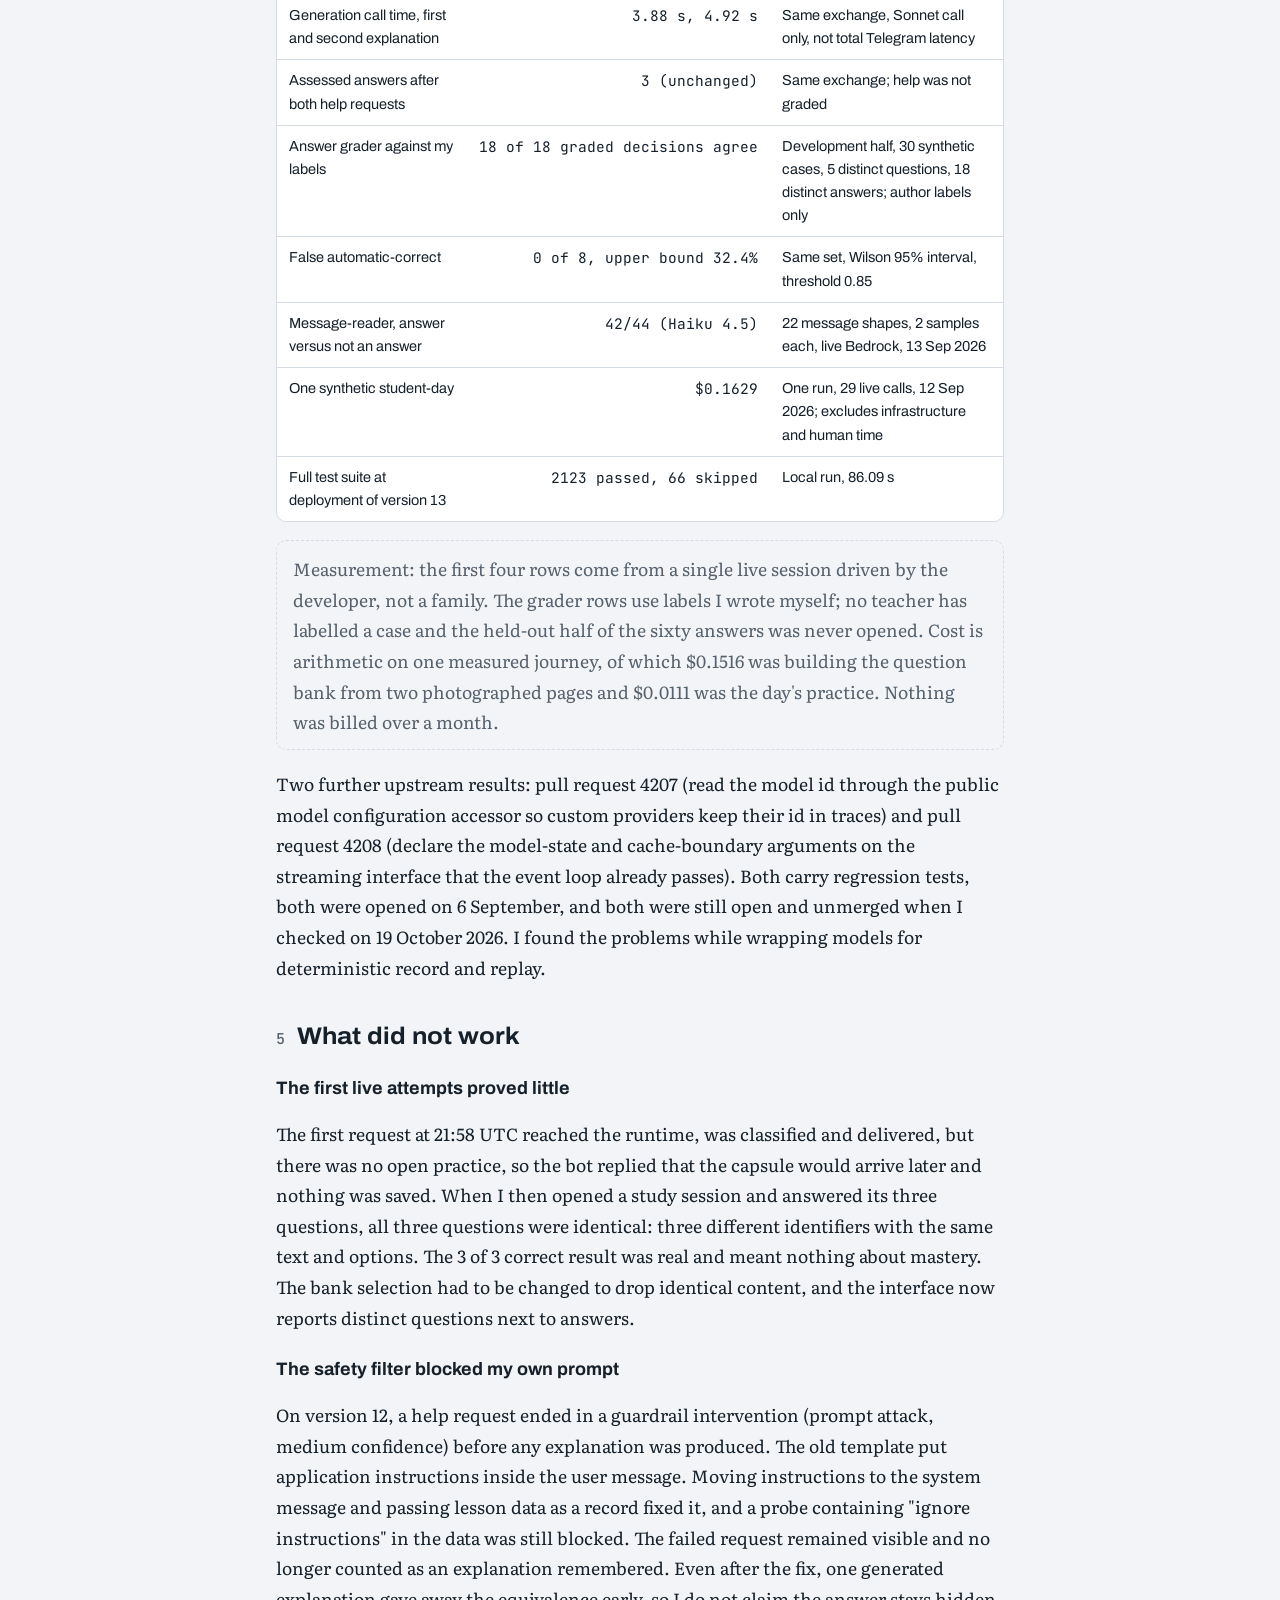
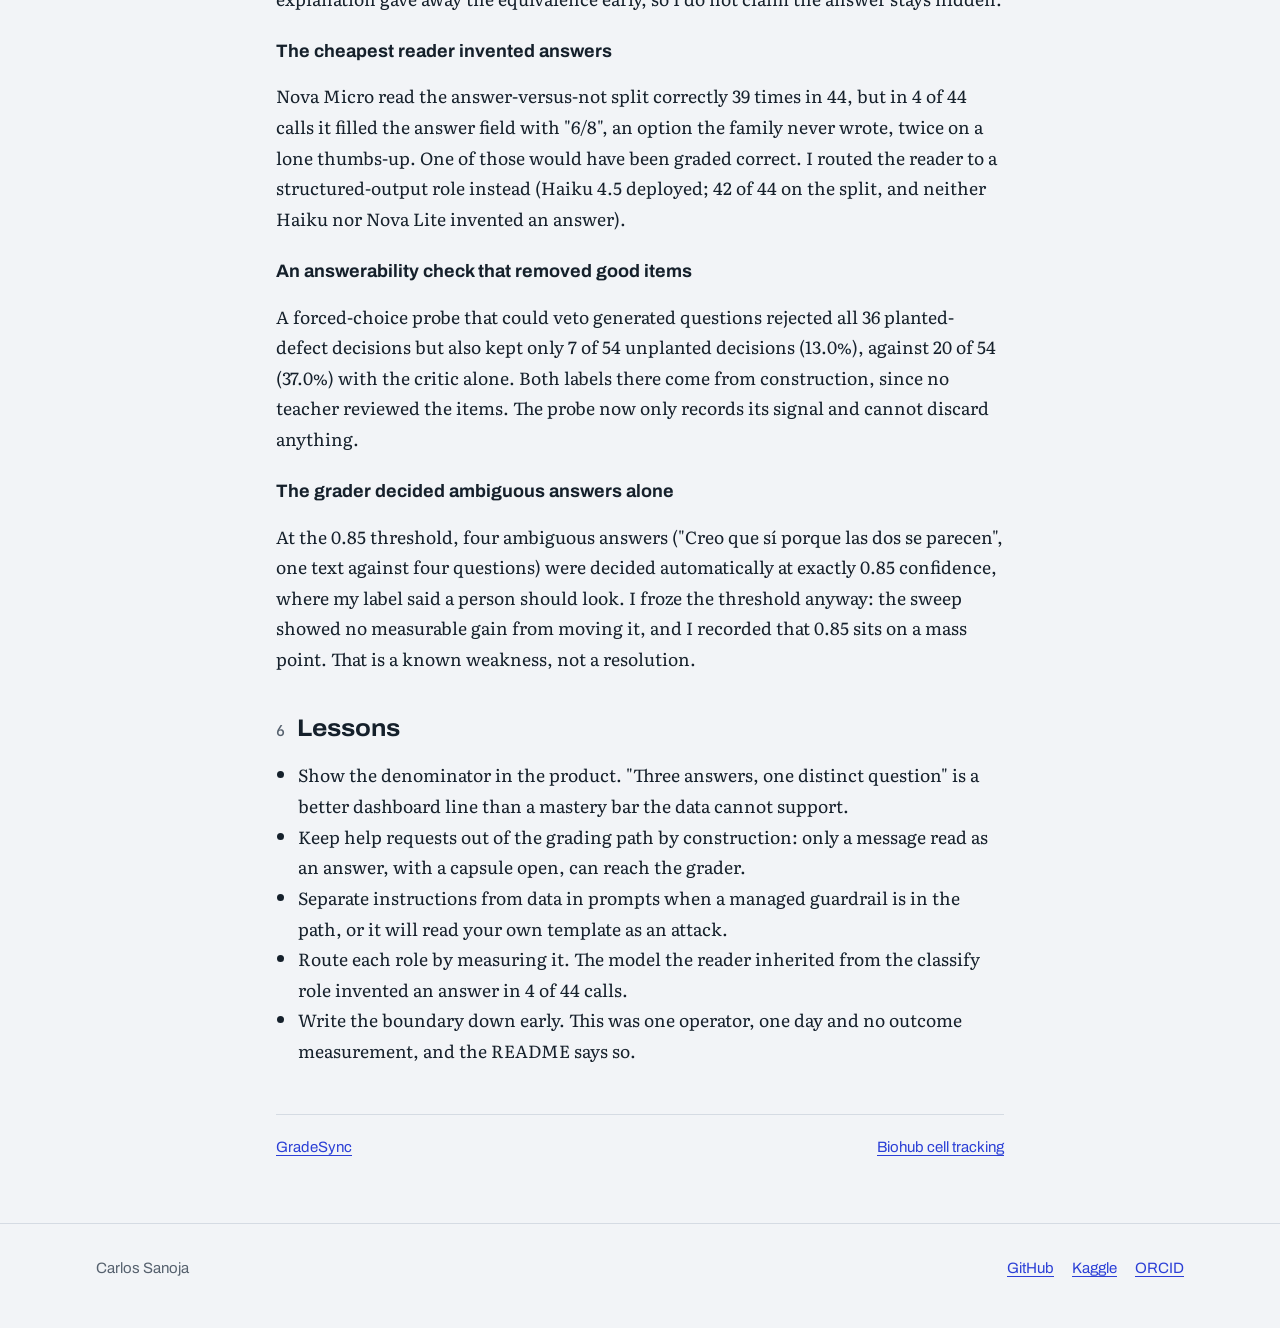
<file: projects/repaso.html>
<!doctype html>
<html lang="en">
<head>
  <meta charset="utf-8">
  <meta name="viewport" content="width=device-width, initial-scale=1">
  <title>Repaso | Carlos Sanoja</title>
  <meta name="description" content="A Telegram learning-support agent with persistent, inspectable learner memory on Strands Agents and Amazon Bedrock AgentCore Runtime, built for the AWS Good Neighbor Agents track.">
  <script>try{var t=localStorage.getItem("theme");if(t)document.documentElement.dataset.theme=t}catch(e){}</script>
  <link rel="icon" href="../favicon.svg">
  <link rel="preconnect" href="https://fonts.googleapis.com">
  <link rel="preconnect" href="https://fonts.gstatic.com" crossorigin>
  <link href="https://fonts.googleapis.com/css2?family=Archivo:wdth,wght@62..125,400..800&family=JetBrains+Mono:wght@400;500;600&family=Literata:opsz,wght@7..72,400;7..72,600&display=swap" rel="stylesheet">
  <link rel="stylesheet" href="../assets/site.css">
</head>
<body>
<header><div class="bar">
  <a class="brand" href="../index.html"><img src="../favicon.svg" width="28" height="28" alt=""><span>Carlos Sanoja</span></a>
  <nav aria-label="Site"><a href="../index.html#work">Work</a><a href="../about.html">About</a><a href="https://github.com/CarSanoja">GitHub</a><a href="https://www.kaggle.com/charlieesv">Kaggle</a></nav>
  <button class="theme" type="button" aria-label="Switch between light and dark theme"><svg class="sun" viewBox="0 0 24 24" aria-hidden="true"><circle cx="12" cy="12" r="4"/><path d="M12 2.5v2.2M12 19.3v2.2M2.5 12h2.2M19.3 12h2.2M5.3 5.3l1.6 1.6M17.1 17.1l1.6 1.6M18.7 5.3l-1.6 1.6M6.9 17.1l-1.6 1.6"/></svg><svg class="moon" viewBox="0 0 24 24" aria-hidden="true"><path d="M20 14.5A8 8 0 0 1 9.5 4a8 8 0 1 0 10.5 10.5z"/></svg></button>
</div></header>
<main class="paper">
  <a class="back" href="../index.html#work">All work</a>
  <h1>Repaso: a learning agent whose memory a parent can inspect</h1>
  <div class="meta"><span>August 2026 to September 2026</span><span>AWS hackathon, Good Neighbor Agents track</span></div>
  <div class="links"><a class="btn primary" href="https://github.com/CarSanoja/repaso">Repository</a><a class="btn" href="https://builder.aws.com/content/3JL6ZEQTNgN6UIDQBfmjuHqjxoN/agents-for-humans-school-community-memory-with-repaso">Builder Center article</a></div>
  <p class="abstract">A child who asks an agent for help should not have to start from zero each time, and the adult supporting them should be able to see what was tried. Repaso connects a family's Telegram conversation to a persistent learning record on Strands Agents and Amazon Bedrock AgentCore Runtime, and shows that record in a family dashboard. On 14 September 2026 a real Telegram exchange against the deployed runtime (version 13) retrieved a previously used explanation, produced a different one and saved it, without counting the help request as an answer. That is the extent of the live evidence: there was no family pilot, no teacher evaluation, no measured learning gain, and one day of real activity. Two upstream bug-fix pull requests to Strands came out of the work and are still open.</p>
  <nav class="toc" aria-label="Contents"><b>Contents</b><ol><li><a href="#problem">Problem</a></li><li><a href="#approach">Approach</a></li><li><a href="#architecture">Architecture</a></li><li><a href="#results">Results</a></li><li><a href="#negative">What did not work</a></li><li><a href="#lessons">Lessons</a></li></ol></nav>

  <section id="problem"><h2><span class="n">1</span>Problem</h2>
    <p>Chat tutors are usually stateless in the way that matters. A learner asks for another example of equivalent fractions, gets one, and next week gets the same cake explanation again because nothing recorded that it was already tried. The adult who sits between the learner and the school sees none of this: not which explanation was used, not what an answer actually demonstrated, not what happens next.</p>
    <p>The proposed audience is a community learning facilitator supporting families between meetings, starting with fourth-grade mathematics. That audience is a proposal in the README, not something I tested with anyone. The design question was narrow: what is the smallest durable record that lets a model avoid repeating itself and lets an adult check the model's claims?</p>
  </section>

  <section id="approach"><h2><span class="n">2</span>Approach</h2>
    <p>The agent keeps its own learning memory in DynamoDB instead of relying on a managed memory service; the README says plainly that the project does not provision the separate AgentCore Memory service. For each learner it stores the explanation approaches already used, evaluated answers, the content of the questions behind those answers, difficulty coverage, a mastery estimate, stored spaced-review dates and the decisions an adult recorded.</p>
    <p>Deterministic code owns everything with consequences: family ownership of data, assessments, spacing, mastery updates, time limits and decisions with external effects. Models do the language work. A small model reads what the family's message is (an answer, a request for an explanation, something else) and returns a typed intent. Only a message read as an answer, while a practice capsule is open, can reach the grader. A larger model writes the explanation, and it is handed the approaches already used so that it can pick a different one. Asking for help is never graded as a wrong answer.</p>
    <p>Strands supplies the typed structured-output boundary and four graphs: ingestion, practice, response (grade, apply, adapt, escalate) and quality. Durable operation records and leases stop tested duplicate events from applying a learning effect twice. Delivery is at least once, so Telegram can duplicate a message if it accepts a send and the acknowledgement is lost.</p>
    <p>The dashboard is read-only and is the part meant for the adult. It descends from family to learner to topic to recorded day to a learning episode, which opens three synchronized columns: the conversation, the agent and its memory, and the learning evidence. A button re-reads saved memory from storage. Where the evidence is weak the interface says so; the live data showed "three answers, one distinct question" and the dashboard displays exactly that rather than a mastery claim.</p>
  </section>

  <section id="architecture"><h2><span class="n">3</span>Architecture</h2>
    <figure>
    <svg viewBox="0 0 760 190" role="img" aria-labelledby="fig1t" font-family="inherit" font-size="12">
    <title id="fig1t">Telegram messages flow through a queue to AgentCore, which reads and writes durable memory; a read-only dashboard observes the same state</title>
    <rect x="12" y="50" width="104" height="60" rx="6" fill="none" stroke="currentColor"/><text x="64" y="76" text-anchor="middle" fill="currentColor" font-weight="600">Telegram</text><text x="64" y="94" text-anchor="middle" fill="var(--muted)" font-size="11">family chat</text>
    <path d="M116 80h30" stroke="currentColor" fill="none"/>
    <rect x="146" y="50" width="130" height="60" rx="6" fill="none" stroke="currentColor"/><text x="211" y="76" text-anchor="middle" fill="currentColor" font-weight="600">API, queue, worker</text><text x="211" y="94" text-anchor="middle" fill="var(--muted)" font-size="11">EventBridge and SQS</text>
    <path d="M276 80h30" stroke="currentColor" fill="none"/>
    <rect x="306" y="50" width="150" height="60" rx="6" fill="none" stroke="var(--accent)"/><text x="381" y="76" text-anchor="middle" fill="currentColor" font-weight="600">AgentCore Runtime</text><text x="381" y="94" text-anchor="middle" fill="var(--muted)" font-size="11">Strands graphs, Bedrock</text>
    <path d="M456 80h30" stroke="currentColor" fill="none"/>
    <rect x="486" y="50" width="130" height="60" rx="6" fill="none" stroke="currentColor"/><text x="551" y="76" text-anchor="middle" fill="currentColor" font-weight="600">Learning memory</text><text x="551" y="94" text-anchor="middle" fill="var(--muted)" font-size="11">DynamoDB</text>
    <path d="M616 80h30" stroke="var(--curve)" fill="none" stroke-dasharray="5 4"/>
    <rect x="646" y="50" width="102" height="60" rx="6" fill="none" stroke="var(--curve)"/><text x="697" y="76" text-anchor="middle" fill="currentColor" font-weight="600">Dashboard</text><text x="697" y="94" text-anchor="middle" fill="var(--muted)" font-size="11">read-only</text>
    <path d="M381 110v38h-317v-38" stroke="var(--muted)" fill="none" stroke-dasharray="3 3"/>
    <text x="222" y="166" text-anchor="middle" fill="var(--muted)">recoverable outbox returns the reply</text>
    </svg>
    <figcaption>Request path as described in the README. The dashboard reads stored state and correlated CloudWatch events; it cannot send Telegram messages or enqueue work.</figcaption>
    </figure>
    <p>Scheduler events enter the same work pipeline as Telegram updates, so a scheduled practice capsule and a conversational turn share one path with the same ownership checks. Infrastructure is defined in CDK, and a separate hosted demo runs on Lambda with synthetic learners and scripted model replies. I have left its address out of this page because it is a rehearsal, not a deployment.</p>
  </section>

  <section id="results"><h2><span class="n">4</span>Results</h2>
    <div class="table-wrap"><table>
      <thead><tr><th>Measurement</th><th class="num">Result</th><th>Measured on</th></tr></thead>
      <tbody>
      <tr><td>Second help request: prior approach retrieved, different approach saved</td><td class="num">1 of 1 on version 13</td><td>Live Telegram and AWS, 14 Sep 2026, runtime version 13, one operator (me)</td></tr>
      <tr><td>Approach labels saved</td><td class="num">2</td><td>Same exchange: "same-size piece cake model" (first request, no prior approach), then "paper strip folding"</td></tr>
      <tr><td>Generation call time, first and second explanation</td><td class="num">3.88 s, 4.92 s</td><td>Same exchange, Sonnet call only, not total Telegram latency</td></tr>
      <tr><td>Assessed answers after both help requests</td><td class="num">3 (unchanged)</td><td>Same exchange; help was not graded</td></tr>
      <tr><td>Answer grader against my labels</td><td class="num">18 of 18 graded decisions agree</td><td>Development half, 30 synthetic cases, 5 distinct questions, 18 distinct answers; author labels only</td></tr>
      <tr><td>False automatic-correct</td><td class="num">0 of 8, upper bound 32.4%</td><td>Same set, Wilson 95% interval, threshold 0.85</td></tr>
      <tr><td>Message-reader, answer versus not an answer</td><td class="num">42/44 (Haiku 4.5)</td><td>22 message shapes, 2 samples each, live Bedrock, 13 Sep 2026</td></tr>
      <tr><td>One synthetic student-day</td><td class="num">$0.1629</td><td>One run, 29 live calls, 12 Sep 2026; excludes infrastructure and human time</td></tr>
      <tr><td>Full test suite at deployment of version 13</td><td class="num">2123 passed, 66 skipped</td><td>Local run, 86.09 s</td></tr>
      </tbody>
    </table></div>
    <p class="note">Measurement: the first four rows come from a single live session driven by the developer, not a family. The grader rows use labels I wrote myself; no teacher has labelled a case and the held-out half of the sixty answers was never opened. Cost is arithmetic on one measured journey, of which $0.1516 was building the question bank from two photographed pages and $0.0111 was the day's practice. Nothing was billed over a month.</p>
    <p>Two further upstream results: pull request 4207 (read the model id through the public model configuration accessor so custom providers keep their id in traces) and pull request 4208 (declare the model-state and cache-boundary arguments on the streaming interface that the event loop already passes). Both carry regression tests, both were opened on 6 September, and both were still open and unmerged when I checked on 19 October 2026. I found the problems while wrapping models for deterministic record and replay.</p>
  </section>

  <section id="negative"><h2><span class="n">5</span>What did not work</h2>
    <h3>The first live attempts proved little</h3>
    <p>The first request at 21:58 UTC reached the runtime, was classified and delivered, but there was no open practice, so the bot replied that the capsule would arrive later and nothing was saved. When I then opened a study session and answered its three questions, all three questions were identical: three different identifiers with the same text and options. The 3 of 3 correct result was real and meant nothing about mastery. The bank selection had to be changed to drop identical content, and the interface now reports distinct questions next to answers.</p>
    <h3>The safety filter blocked my own prompt</h3>
    <p>On version 12, a help request ended in a guardrail intervention (prompt attack, medium confidence) before any explanation was produced. The old template put application instructions inside the user message. Moving instructions to the system message and passing lesson data as a record fixed it, and a probe containing "ignore instructions" in the data was still blocked. The failed request remained visible and no longer counted as an explanation remembered. Even after the fix, one generated explanation gave away the equivalence early, so I do not claim the answer stays hidden.</p>
    <h3>The cheapest reader invented answers</h3>
    <p>Nova Micro read the answer-versus-not split correctly 39 times in 44, but in 4 of 44 calls it filled the answer field with "6/8", an option the family never wrote, twice on a lone thumbs-up. One of those would have been graded correct. I routed the reader to a structured-output role instead (Haiku 4.5 deployed; 42 of 44 on the split, and neither Haiku nor Nova Lite invented an answer).</p>
    <h3>An answerability check that removed good items</h3>
    <p>A forced-choice probe that could veto generated questions rejected all 36 planted-defect decisions but also kept only 7 of 54 unplanted decisions (13.0%), against 20 of 54 (37.0%) with the critic alone. Both labels there come from construction, since no teacher reviewed the items. The probe now only records its signal and cannot discard anything.</p>
    <h3>The grader decided ambiguous answers alone</h3>
    <p>At the 0.85 threshold, four ambiguous answers ("Creo que sí porque las dos se parecen", one text against four questions) were decided automatically at exactly 0.85 confidence, where my label said a person should look. I froze the threshold anyway: the sweep showed no measurable gain from moving it, and I recorded that 0.85 sits on a mass point. That is a known weakness, not a resolution.</p>
  </section>

  <section id="lessons"><h2><span class="n">6</span>Lessons</h2>
    <ul>
      <li>Show the denominator in the product. "Three answers, one distinct question" is a better dashboard line than a mastery bar the data cannot support.</li>
      <li>Keep help requests out of the grading path by construction: only a message read as an answer, with a capsule open, can reach the grader.</li>
      <li>Separate instructions from data in prompts when a managed guardrail is in the path, or it will read your own template as an attack.</li>
      <li>Route each role by measuring it. The model the reader inherited from the classify role invented an answer in 4 of 44 calls.</li>
      <li>Write the boundary down early. This was one operator, one day and no outcome measurement, and the README says so.</li>
    </ul>
  </section>
  <nav class="pager" aria-label="More work"><a href="gradesync.html">GradeSync</a><a href="biohub-cell-tracking.html">Biohub cell tracking</a></nav>
</main>
<footer><div class="wrap"><span>Carlos Sanoja</span><span class="foot-links"><a href="https://github.com/CarSanoja">GitHub</a><a href="https://www.kaggle.com/charlieesv">Kaggle</a><a href="https://orcid.org/0009-0000-0339-7072">ORCID</a></span></div></footer>
<script src="../assets/site.js"></script>
</body>
</html>
</file>
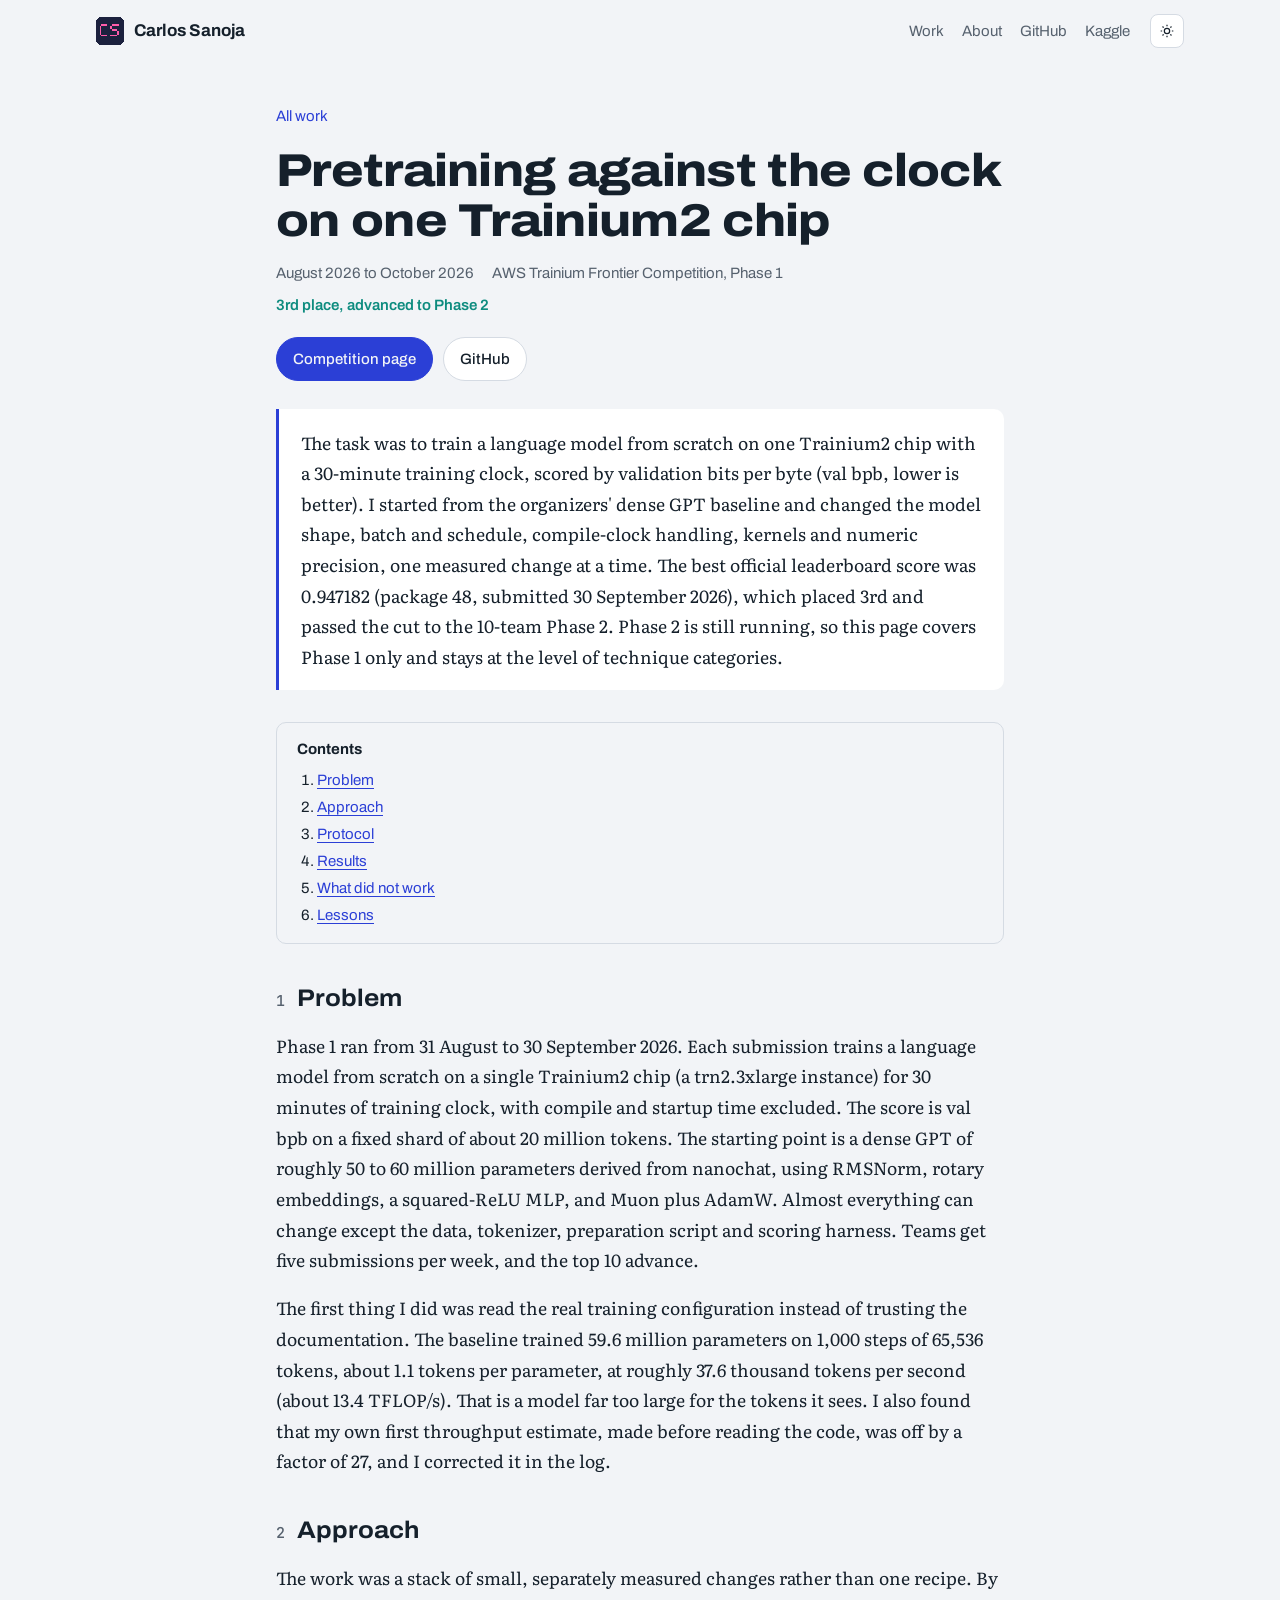
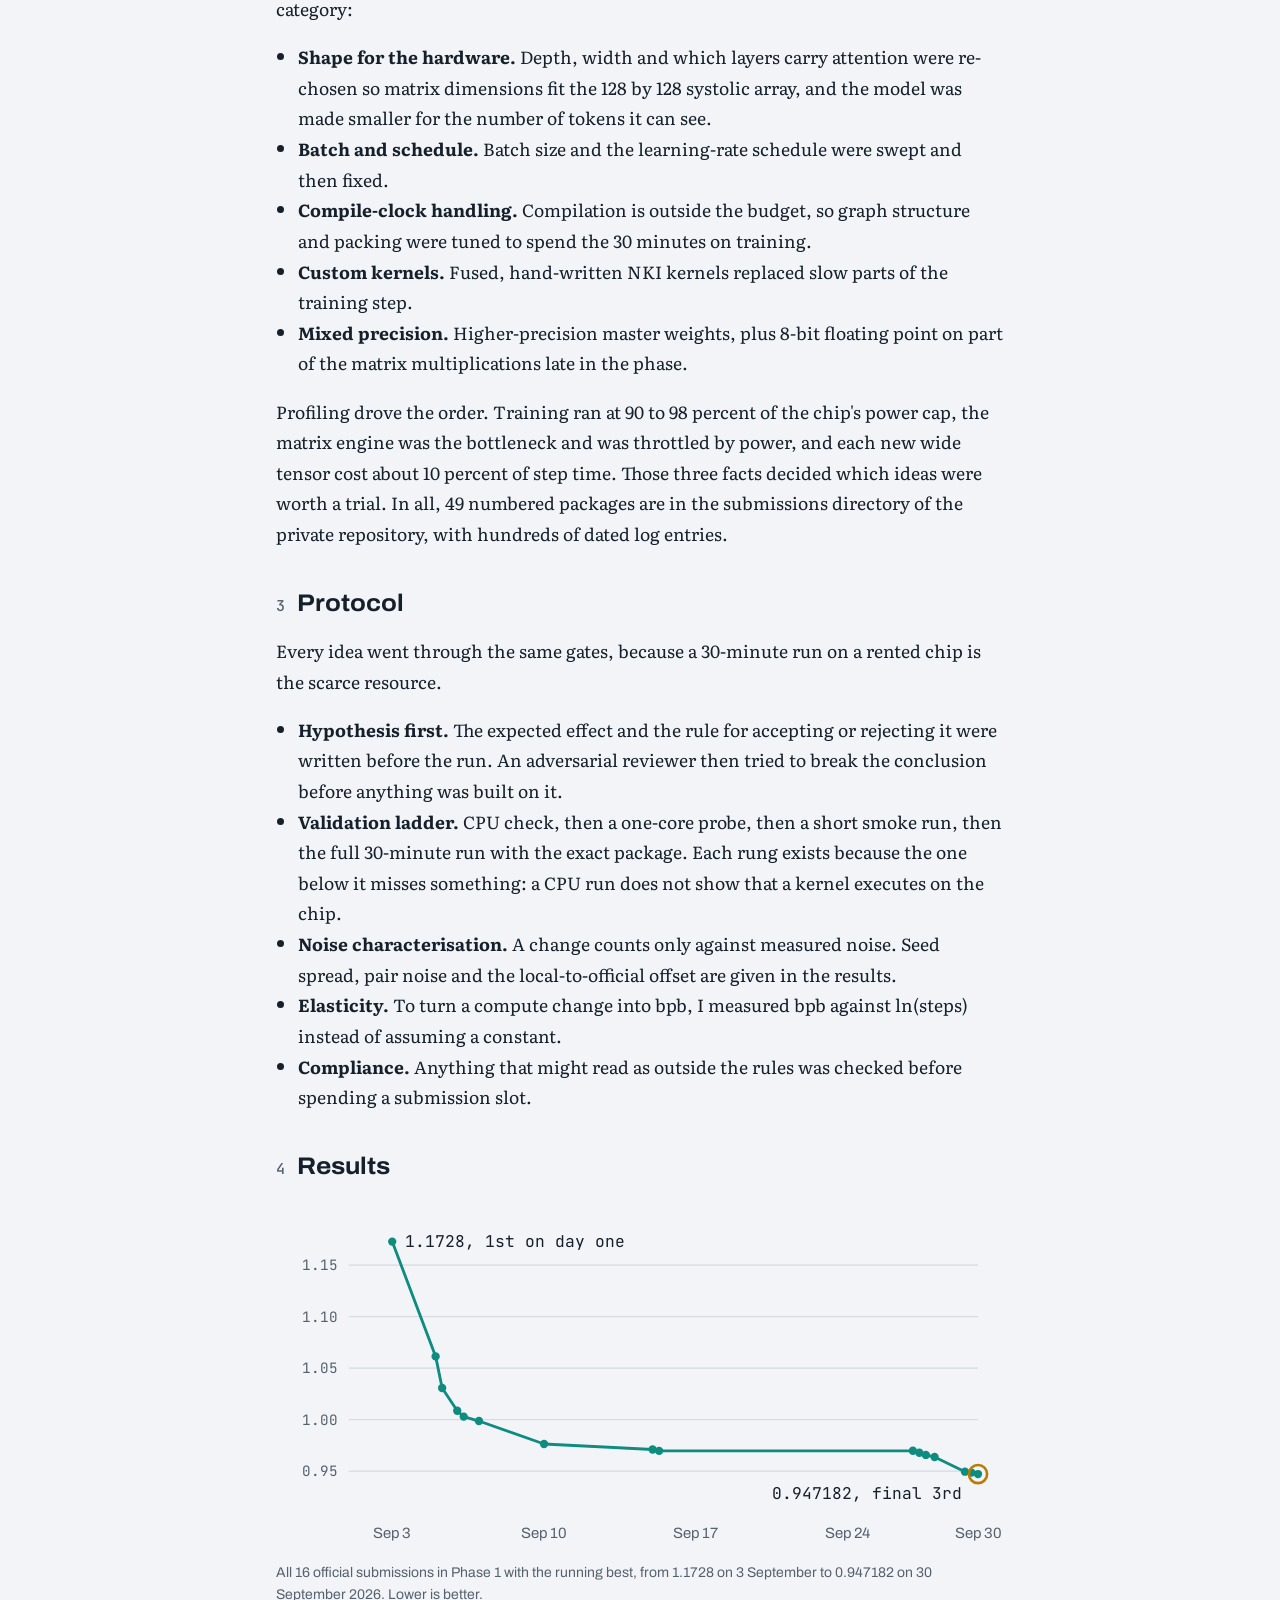
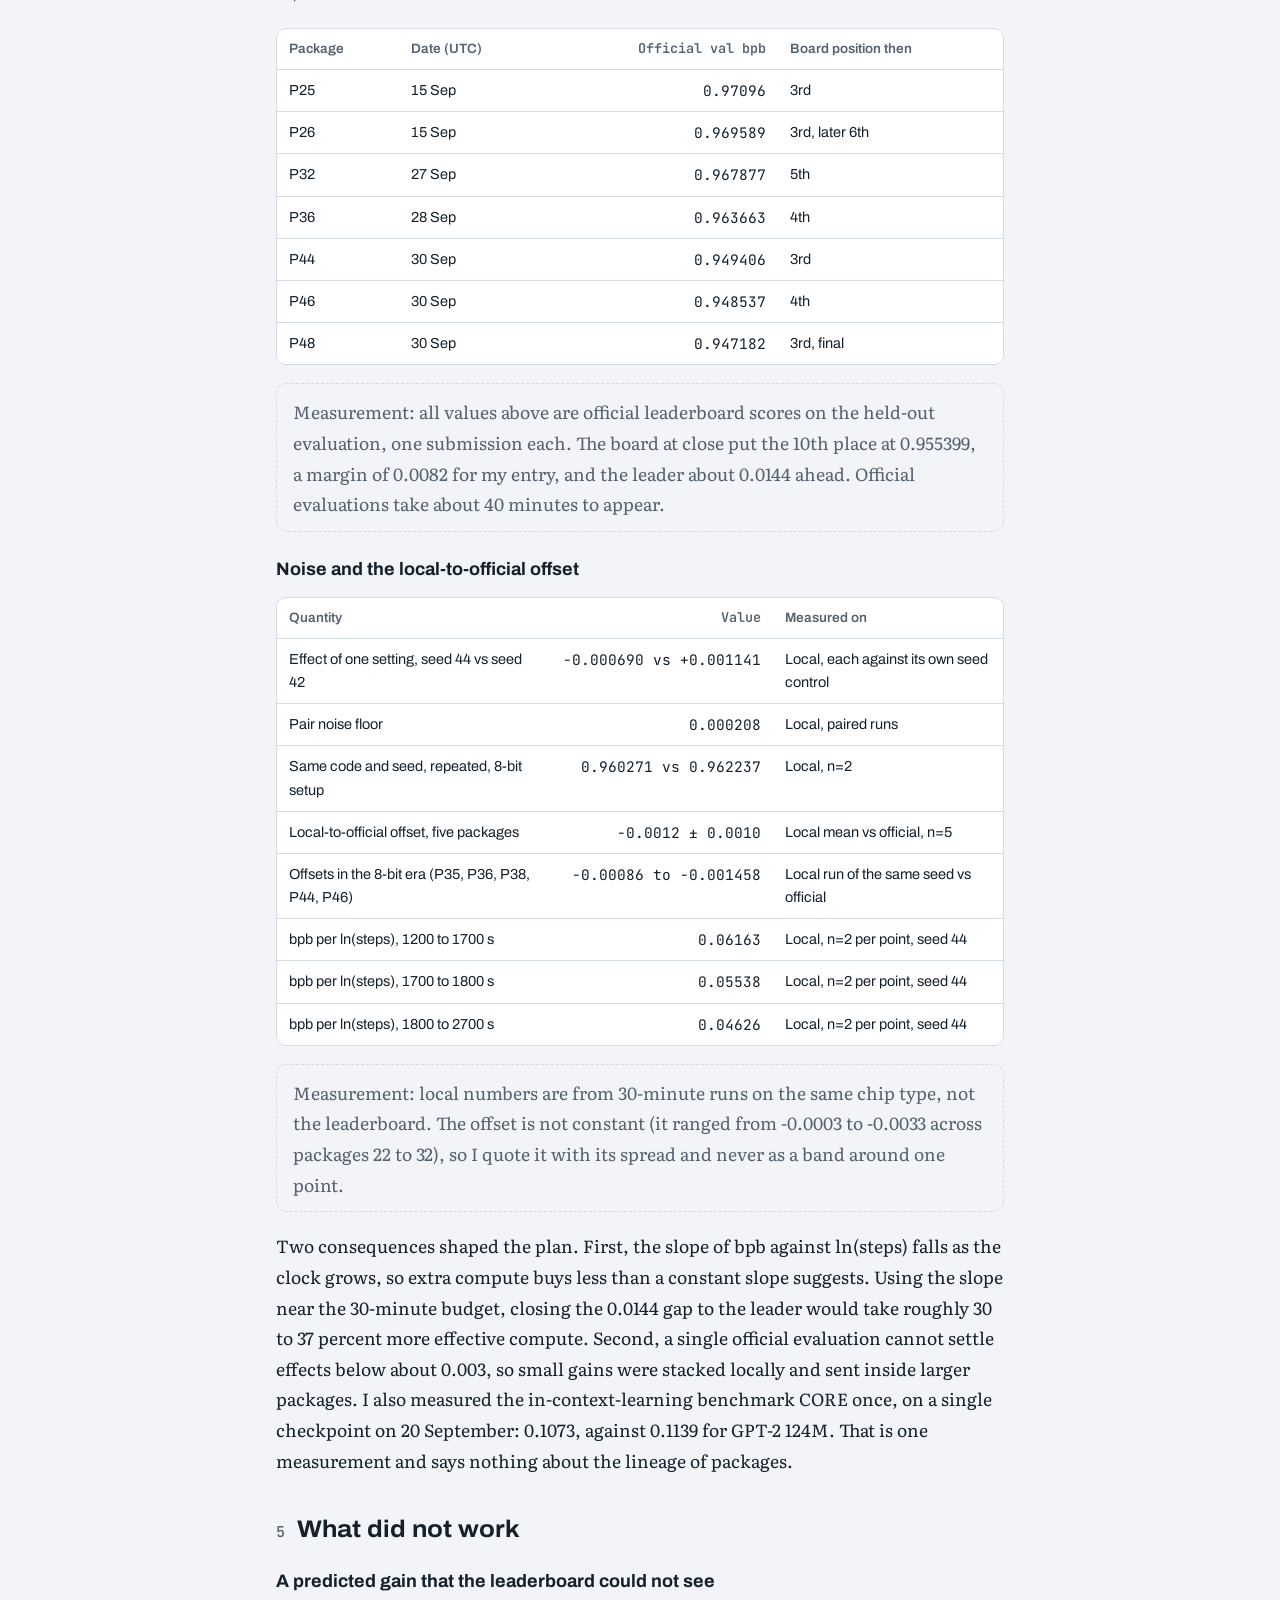
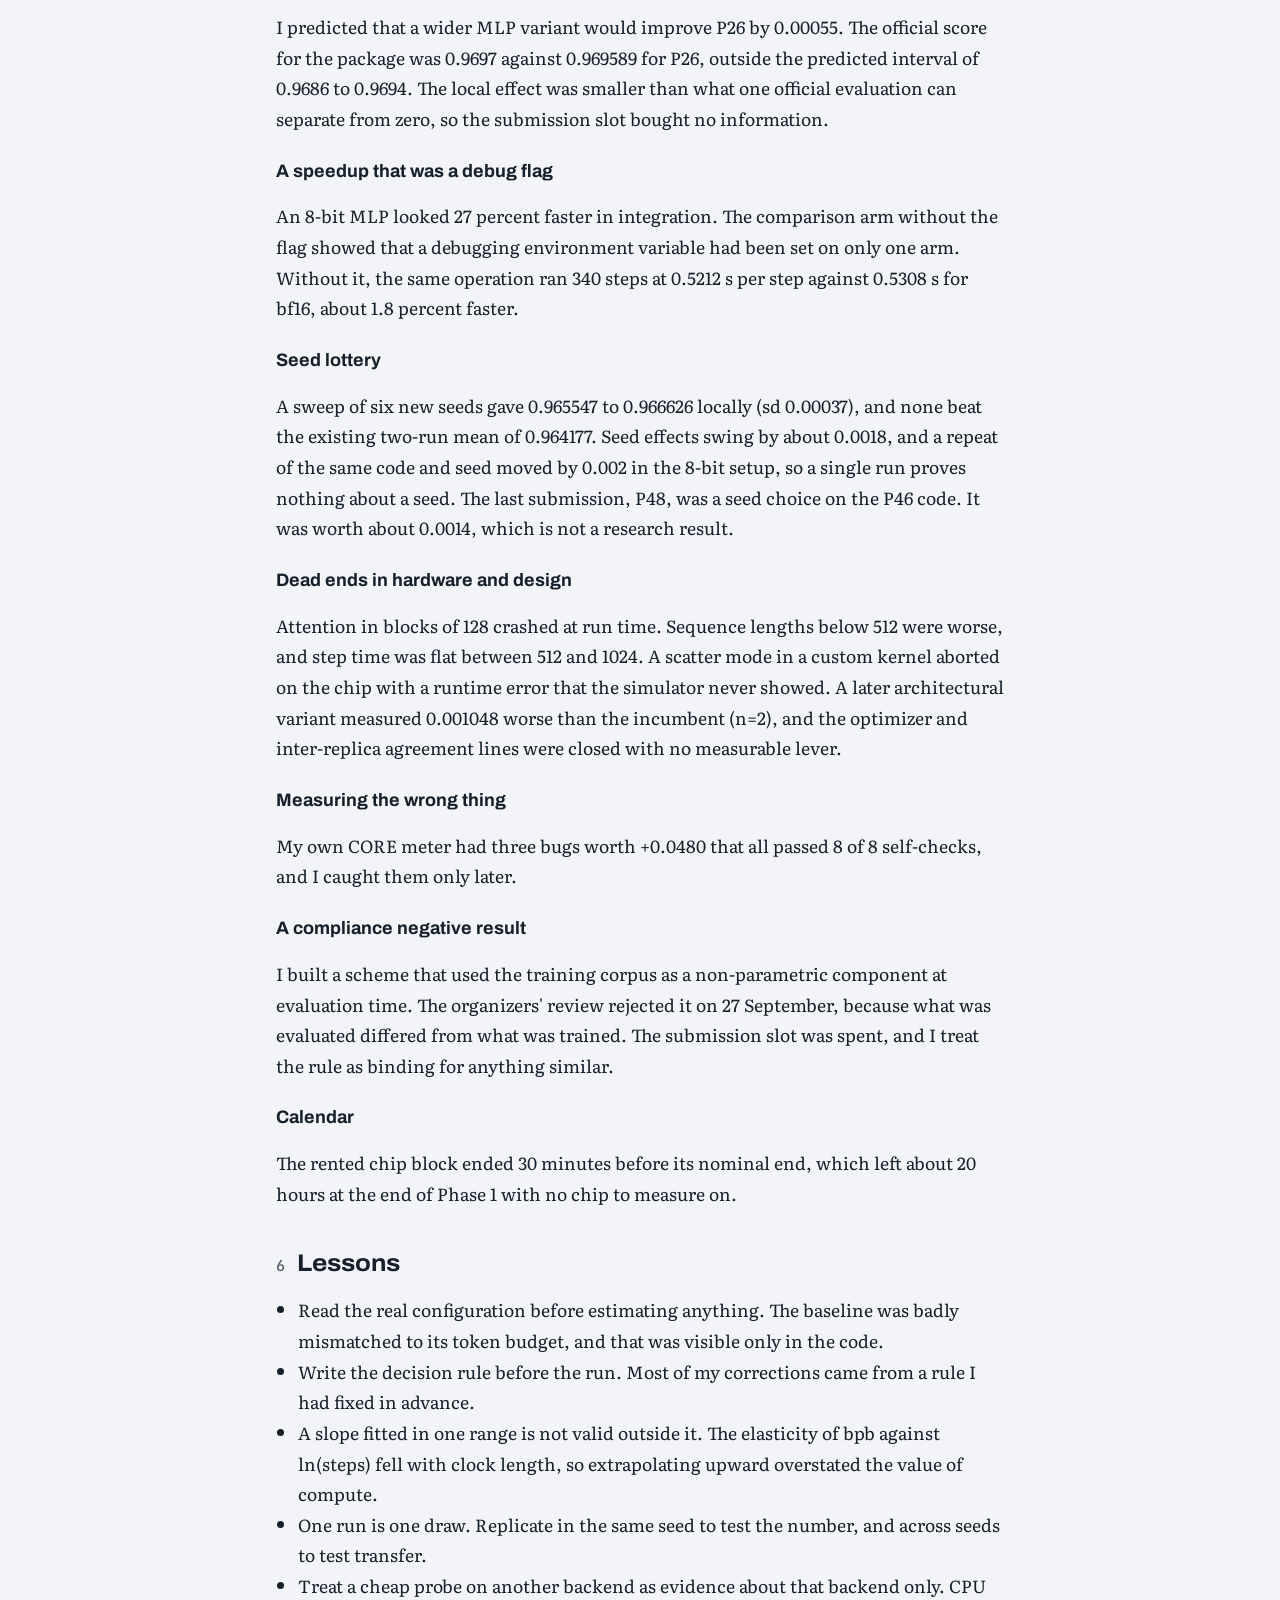
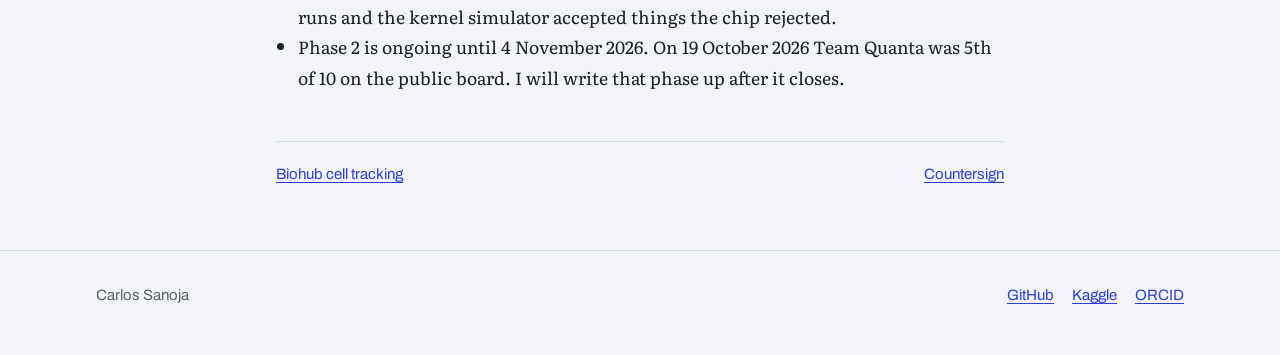
<file: projects/trainium-phase-1.html>
<!doctype html>
<html lang="en">
<head>
  <meta charset="utf-8">
  <meta name="viewport" content="width=device-width, initial-scale=1">
  <title>Trainium Pretraining Race | Carlos Sanoja</title>
  <meta name="description" content="Pretraining a language model from scratch on one Trainium2 chip in 30 minutes: how I reached 3rd place in Phase 1 with an official val_bpb of 0.947182.">
  <script>try{var t=localStorage.getItem("theme");if(t)document.documentElement.dataset.theme=t}catch(e){}</script>
  <link rel="icon" href="../favicon.svg">
  <link rel="preconnect" href="https://fonts.googleapis.com">
  <link rel="preconnect" href="https://fonts.gstatic.com" crossorigin>
  <link href="https://fonts.googleapis.com/css2?family=Archivo:wdth,wght@62..125,400..800&family=JetBrains+Mono:wght@400;500;600&family=Literata:opsz,wght@7..72,400;7..72,600&display=swap" rel="stylesheet">
  <link rel="stylesheet" href="../assets/site.css">
</head>
<body>
<header><div class="bar">
  <a class="brand" href="../index.html"><img src="../favicon.svg" width="28" height="28" alt=""><span>Carlos Sanoja</span></a>
  <nav aria-label="Site"><a href="../index.html#work">Work</a><a href="../about.html">About</a><a href="https://github.com/CarSanoja">GitHub</a><a href="https://www.kaggle.com/charlieesv">Kaggle</a></nav>
  <button class="theme" type="button" aria-label="Switch between light and dark theme"><svg class="sun" viewBox="0 0 24 24" aria-hidden="true"><circle cx="12" cy="12" r="4"/><path d="M12 2.5v2.2M12 19.3v2.2M2.5 12h2.2M19.3 12h2.2M5.3 5.3l1.6 1.6M17.1 17.1l1.6 1.6M18.7 5.3l-1.6 1.6M6.9 17.1l-1.6 1.6"/></svg><svg class="moon" viewBox="0 0 24 24" aria-hidden="true"><path d="M20 14.5A8 8 0 0 1 9.5 4a8 8 0 1 0 10.5 10.5z"/></svg></button>
</div></header>
<main class="paper">
  <a class="back" href="../index.html#work">All work</a>
  <h1>Pretraining against the clock on one Trainium2 chip</h1>
  <div class="meta"><span>August 2026 to October 2026</span><span>AWS Trainium Frontier Competition, Phase 1</span><span class="live">3rd place, advanced to Phase 2</span></div>
  <div class="links"><a class="btn primary" href="https://trainium-frontier.devpost.com/">Competition page</a><a class="btn" href="https://github.com/CarSanoja">GitHub</a></div>
  <p class="abstract">The task was to train a language model from scratch on one Trainium2 chip with a 30-minute training clock, scored by validation bits per byte (val bpb, lower is better). I started from the organizers' dense GPT baseline and changed the model shape, batch and schedule, compile-clock handling, kernels and numeric precision, one measured change at a time. The best official leaderboard score was 0.947182 (package 48, submitted 30 September 2026), which placed 3rd and passed the cut to the 10-team Phase 2. Phase 2 is still running, so this page covers Phase 1 only and stays at the level of technique categories.</p>
  <nav class="toc" aria-label="Contents"><b>Contents</b><ol><li><a href="#problem">Problem</a></li><li><a href="#approach">Approach</a></li><li><a href="#protocol">Protocol</a></li><li><a href="#results">Results</a></li><li><a href="#negative">What did not work</a></li><li><a href="#lessons">Lessons</a></li></ol></nav>

  <section id="problem"><h2><span class="n">1</span>Problem</h2>
    <p>Phase 1 ran from 31 August to 30 September 2026. Each submission trains a language model from scratch on a single Trainium2 chip (a trn2.3xlarge instance) for 30 minutes of training clock, with compile and startup time excluded. The score is val bpb on a fixed shard of about 20 million tokens. The starting point is a dense GPT of roughly 50 to 60 million parameters derived from nanochat, using RMSNorm, rotary embeddings, a squared-ReLU MLP, and Muon plus AdamW. Almost everything can change except the data, tokenizer, preparation script and scoring harness. Teams get five submissions per week, and the top 10 advance.</p>
    <p>The first thing I did was read the real training configuration instead of trusting the documentation. The baseline trained 59.6 million parameters on 1,000 steps of 65,536 tokens, about 1.1 tokens per parameter, at roughly 37.6 thousand tokens per second (about 13.4 TFLOP/s). That is a model far too large for the tokens it sees. I also found that my own first throughput estimate, made before reading the code, was off by a factor of 27, and I corrected it in the log.</p>
  </section>
  <section id="approach"><h2><span class="n">2</span>Approach</h2>
    <p>The work was a stack of small, separately measured changes rather than one recipe. By category:</p>
    <ul>
      <li><b>Shape for the hardware.</b> Depth, width and which layers carry attention were re-chosen so matrix dimensions fit the 128 by 128 systolic array, and the model was made smaller for the number of tokens it can see.</li>
      <li><b>Batch and schedule.</b> Batch size and the learning-rate schedule were swept and then fixed.</li>
      <li><b>Compile-clock handling.</b> Compilation is outside the budget, so graph structure and packing were tuned to spend the 30 minutes on training.</li>
      <li><b>Custom kernels.</b> Fused, hand-written NKI kernels replaced slow parts of the training step.</li>
      <li><b>Mixed precision.</b> Higher-precision master weights, plus 8-bit floating point on part of the matrix multiplications late in the phase.</li>
    </ul>
    <p>Profiling drove the order. Training ran at 90 to 98 percent of the chip's power cap, the matrix engine was the bottleneck and was throttled by power, and each new wide tensor cost about 10 percent of step time. Those three facts decided which ideas were worth a trial. In all, 49 numbered packages are in the submissions directory of the private repository, with hundreds of dated log entries.</p>
  </section>
  <section id="protocol"><h2><span class="n">3</span>Protocol</h2>
    <p>Every idea went through the same gates, because a 30-minute run on a rented chip is the scarce resource.</p>
    <ul>
      <li><b>Hypothesis first.</b> The expected effect and the rule for accepting or rejecting it were written before the run. An adversarial reviewer then tried to break the conclusion before anything was built on it.</li>
      <li><b>Validation ladder.</b> CPU check, then a one-core probe, then a short smoke run, then the full 30-minute run with the exact package. Each rung exists because the one below it misses something: a CPU run does not show that a kernel executes on the chip.</li>
      <li><b>Noise characterisation.</b> A change counts only against measured noise. Seed spread, pair noise and the local-to-official offset are given in the results.</li>
      <li><b>Elasticity.</b> To turn a compute change into bpb, I measured bpb against ln(steps) instead of assuming a constant.</li>
      <li><b>Compliance.</b> Anything that might read as outside the rules was checked before spending a submission slot.</li>
    </ul>
  </section>
  <section id="results"><h2><span class="n">4</span>Results</h2>
    <figure><svg viewBox="0 0 560 270" role="img" aria-labelledby="t1-t t1-d">
<title id="t1-t">Official Phase 1 scores</title>
<desc id="t1-d">Sixteen official submissions between September 3 and September 30, 2026. Validation bits per byte fell from 1.1728 to 0.947182. Lower is better.</desc>
<g stroke="var(--rule)" stroke-width="1"><line x1="56" x2="540" y1="206.2" y2="206.2"/><line x1="56" x2="540" y1="166.6" y2="166.6"/><line x1="56" x2="540" y1="127.0" y2="127.0"/><line x1="56" x2="540" y1="87.4" y2="87.4"/><line x1="56" x2="540" y1="47.8" y2="47.8"/></g>
<g font-family="JetBrains Mono, monospace" font-size="11" fill="var(--muted)"><text x="48" y="210.2" text-anchor="end">0.95</text><text x="48" y="170.6" text-anchor="end">1.00</text><text x="48" y="131.0" text-anchor="end">1.05</text><text x="48" y="91.4" text-anchor="end">1.10</text><text x="48" y="51.8" text-anchor="end">1.15</text></g>
<g font-family="Archivo, sans-serif" font-size="11.5" fill="var(--muted)"><text x="89.4" y="258" text-anchor="middle">Sep 3</text><text x="206.2" y="258" text-anchor="middle">Sep 10</text><text x="323.0" y="258" text-anchor="middle">Sep 17</text><text x="439.9" y="258" text-anchor="middle">Sep 24</text><text x="540.0" y="258" text-anchor="middle">Sep 30</text></g>
<path d="M89.4,29.7 L122.8,118.0 L127.8,142.3 L139.4,159.8 L144.4,164.3 L156.1,167.7 L206.2,185.4 L289.7,189.6 L294.7,190.7 L489.9,190.7 L494.9,192.1 L499.9,193.8 L506.6,195.4 L530.0,206.7 L535.0,207.4 L540.0,208.5" fill="none" stroke="var(--curve)" stroke-width="2.2" stroke-linejoin="round"/>
<g fill="var(--curve)"><circle cx="89.4" cy="29.7" r="3.2"/><circle cx="122.8" cy="118.0" r="3.2"/><circle cx="127.8" cy="142.3" r="3.2"/><circle cx="139.4" cy="159.8" r="3.2"/><circle cx="144.4" cy="164.3" r="3.2"/><circle cx="156.1" cy="167.7" r="3.2"/><circle cx="206.2" cy="185.4" r="3.2"/><circle cx="289.7" cy="189.6" r="3.2"/><circle cx="294.7" cy="190.7" r="3.2"/><circle cx="489.9" cy="190.6" r="3.2"/><circle cx="494.9" cy="192.1" r="3.2"/><circle cx="499.9" cy="193.8" r="3.2"/><circle cx="506.6" cy="195.4" r="3.2"/><circle cx="530.0" cy="206.7" r="3.2"/><circle cx="535.0" cy="207.4" r="3.2"/><circle cx="540.0" cy="208.5" r="3.2"/></g>
<circle cx="540.0" cy="208.5" r="7" fill="none" stroke="var(--mark)" stroke-width="2"/>
<text x="528.0" y="227.5" text-anchor="end" font-family="JetBrains Mono, monospace" font-size="12.5" fill="var(--ink)">0.947182, final 3rd</text>
<text x="99.4" y="33.7" font-family="JetBrains Mono, monospace" font-size="12.5" fill="var(--ink)">1.1728, 1st on day one</text>
</svg><figcaption>All 16 official submissions in Phase 1 with the running best, from 1.1728 on 3 September to 0.947182 on 30 September 2026. Lower is better.</figcaption></figure>
    <div class="table-wrap"><table>
      <thead><tr><th>Package</th><th>Date (UTC)</th><th class="num">Official val bpb</th><th>Board position then</th></tr></thead>
      <tbody>
        <tr><td>P25</td><td>15 Sep</td><td class="num">0.97096</td><td>3rd</td></tr>
        <tr><td>P26</td><td>15 Sep</td><td class="num">0.969589</td><td>3rd, later 6th</td></tr>
        <tr><td>P32</td><td>27 Sep</td><td class="num">0.967877</td><td>5th</td></tr>
        <tr><td>P36</td><td>28 Sep</td><td class="num">0.963663</td><td>4th</td></tr>
        <tr><td>P44</td><td>30 Sep</td><td class="num">0.949406</td><td>3rd</td></tr>
        <tr><td>P46</td><td>30 Sep</td><td class="num">0.948537</td><td>4th</td></tr>
        <tr><td>P48</td><td>30 Sep</td><td class="num">0.947182</td><td>3rd, final</td></tr>
      </tbody>
    </table></div>
    <p class="note">Measurement: all values above are official leaderboard scores on the held-out evaluation, one submission each. The board at close put the 10th place at 0.955399, a margin of 0.0082 for my entry, and the leader about 0.0144 ahead. Official evaluations take about 40 minutes to appear.</p>
    <h3>Noise and the local-to-official offset</h3>
    <div class="table-wrap"><table>
      <thead><tr><th>Quantity</th><th class="num">Value</th><th>Measured on</th></tr></thead>
      <tbody>
        <tr><td>Effect of one setting, seed 44 vs seed 42</td><td class="num">-0.000690 vs +0.001141</td><td>Local, each against its own seed control</td></tr>
        <tr><td>Pair noise floor</td><td class="num">0.000208</td><td>Local, paired runs</td></tr>
        <tr><td>Same code and seed, repeated, 8-bit setup</td><td class="num">0.960271 vs 0.962237</td><td>Local, n=2</td></tr>
        <tr><td>Local-to-official offset, five packages</td><td class="num">-0.0012 &plusmn; 0.0010</td><td>Local mean vs official, n=5</td></tr>
        <tr><td>Offsets in the 8-bit era (P35, P36, P38, P44, P46)</td><td class="num">-0.00086 to -0.001458</td><td>Local run of the same seed vs official</td></tr>
        <tr><td>bpb per ln(steps), 1200 to 1700 s</td><td class="num">0.06163</td><td>Local, n=2 per point, seed 44</td></tr>
        <tr><td>bpb per ln(steps), 1700 to 1800 s</td><td class="num">0.05538</td><td>Local, n=2 per point, seed 44</td></tr>
        <tr><td>bpb per ln(steps), 1800 to 2700 s</td><td class="num">0.04626</td><td>Local, n=2 per point, seed 44</td></tr>
      </tbody>
    </table></div>
    <p class="note">Measurement: local numbers are from 30-minute runs on the same chip type, not the leaderboard. The offset is not constant (it ranged from -0.0003 to -0.0033 across packages 22 to 32), so I quote it with its spread and never as a band around one point.</p>
    <p>Two consequences shaped the plan. First, the slope of bpb against ln(steps) falls as the clock grows, so extra compute buys less than a constant slope suggests. Using the slope near the 30-minute budget, closing the 0.0144 gap to the leader would take roughly 30 to 37 percent more effective compute. Second, a single official evaluation cannot settle effects below about 0.003, so small gains were stacked locally and sent inside larger packages. I also measured the in-context-learning benchmark CORE once, on a single checkpoint on 20 September: 0.1073, against 0.1139 for GPT-2 124M. That is one measurement and says nothing about the lineage of packages.</p>
  </section>
  <section id="negative"><h2><span class="n">5</span>What did not work</h2>
    <h3>A predicted gain that the leaderboard could not see</h3>
    <p>I predicted that a wider MLP variant would improve P26 by 0.00055. The official score for the package was 0.9697 against 0.969589 for P26, outside the predicted interval of 0.9686 to 0.9694. The local effect was smaller than what one official evaluation can separate from zero, so the submission slot bought no information.</p>
    <h3>A speedup that was a debug flag</h3>
    <p>An 8-bit MLP looked 27 percent faster in integration. The comparison arm without the flag showed that a debugging environment variable had been set on only one arm. Without it, the same operation ran 340 steps at 0.5212 s per step against 0.5308 s for bf16, about 1.8 percent faster.</p>
    <h3>Seed lottery</h3>
    <p>A sweep of six new seeds gave 0.965547 to 0.966626 locally (sd 0.00037), and none beat the existing two-run mean of 0.964177. Seed effects swing by about 0.0018, and a repeat of the same code and seed moved by 0.002 in the 8-bit setup, so a single run proves nothing about a seed. The last submission, P48, was a seed choice on the P46 code. It was worth about 0.0014, which is not a research result.</p>
    <h3>Dead ends in hardware and design</h3>
    <p>Attention in blocks of 128 crashed at run time. Sequence lengths below 512 were worse, and step time was flat between 512 and 1024. A scatter mode in a custom kernel aborted on the chip with a runtime error that the simulator never showed. A later architectural variant measured 0.001048 worse than the incumbent (n=2), and the optimizer and inter-replica agreement lines were closed with no measurable lever.</p>
    <h3>Measuring the wrong thing</h3>
    <p>My own CORE meter had three bugs worth +0.0480 that all passed 8 of 8 self-checks, and I caught them only later.</p>
    <h3>A compliance negative result</h3>
    <p>I built a scheme that used the training corpus as a non-parametric component at evaluation time. The organizers' review rejected it on 27 September, because what was evaluated differed from what was trained. The submission slot was spent, and I treat the rule as binding for anything similar.</p>
    <h3>Calendar</h3>
    <p>The rented chip block ended 30 minutes before its nominal end, which left about 20 hours at the end of Phase 1 with no chip to measure on.</p>
  </section>
  <section id="lessons"><h2><span class="n">6</span>Lessons</h2>
    <ul>
      <li>Read the real configuration before estimating anything. The baseline was badly mismatched to its token budget, and that was visible only in the code.</li>
      <li>Write the decision rule before the run. Most of my corrections came from a rule I had fixed in advance.</li>
      <li>A slope fitted in one range is not valid outside it. The elasticity of bpb against ln(steps) fell with clock length, so extrapolating upward overstated the value of compute.</li>
      <li>One run is one draw. Replicate in the same seed to test the number, and across seeds to test transfer.</li>
      <li>Treat a cheap probe on another backend as evidence about that backend only. CPU runs and the kernel simulator accepted things the chip rejected.</li>
      <li>Phase 2 is ongoing until 4 November 2026. On 19 October 2026 Team Quanta was 5th of 10 on the public board. I will write that phase up after it closes.</li>
    </ul>
  </section>
  <nav class="pager" aria-label="More work"><a href="biohub-cell-tracking.html">Biohub cell tracking</a><a href="countersign.html">Countersign</a></nav>
</main>
<footer><div class="wrap"><span>Carlos Sanoja</span><span class="foot-links"><a href="https://github.com/CarSanoja">GitHub</a><a href="https://www.kaggle.com/charlieesv">Kaggle</a><a href="https://orcid.org/0009-0000-0339-7072">ORCID</a></span></div></footer>
<script src="../assets/site.js"></script>
</body>
</html>
</file>
<file: assets/site.css>
:root {
  --bg: #f2f4f7;
  --surface: #ffffff;
  --ink: #15202b;
  --muted: #56616e;
  --rule: #d5dbe3;
  --accent: #2b3fd6;
  --curve: #0e8c7f;
  --mark: #b97c00;
  --code-bg: #e8ecf2;
  --night: #1c213e;
  --display: "Archivo", system-ui, sans-serif;
  --body: "Literata", Georgia, serif;
  --mono: "JetBrains Mono", ui-monospace, monospace;
  color-scheme: light;
}
@media (prefers-color-scheme: dark) {
  :root:not([data-theme="light"]) {
    --bg: #0e141b; --surface: #151d26; --ink: #e3e8ee; --muted: #93a0ae; --rule: #26313d;
    --accent: #8c9bff; --curve: #5eead4; --mark: #ffc45c; --code-bg: #1b2530; color-scheme: dark;
  }
}
:root[data-theme="dark"] {
  --bg: #0e141b; --surface: #151d26; --ink: #e3e8ee; --muted: #93a0ae; --rule: #26313d;
  --accent: #8c9bff; --curve: #5eead4; --mark: #ffc45c; --code-bg: #1b2530; color-scheme: dark;
}

* { box-sizing: border-box; }
html { -webkit-text-size-adjust: 100%; }
body {
  margin: 0; background: var(--bg); color: var(--ink);
  font: 400 17px/1.6 var(--display); font-variation-settings: "wdth" 100;
}
a { color: var(--accent); text-underline-offset: 3px; text-decoration-thickness: 1px; }
a:hover { text-decoration-thickness: 2px; }
:focus-visible { outline: 2px solid var(--accent); outline-offset: 3px; border-radius: 2px; }
img { max-width: 100%; height: auto; }

.bar {
  max-width: 1120px; margin: 0 auto; padding: 14px 16px;
  display: flex; align-items: center; gap: 20px; flex-wrap: wrap;
}
.brand { display: flex; align-items: center; gap: 10px; color: var(--ink); text-decoration: none; font-weight: 700; }
.brand svg { width: 28px; height: 28px; image-rendering: pixelated; }
.bar nav { display: flex; gap: 18px; margin-left: auto; flex-wrap: wrap; }
.bar nav a { color: var(--muted); text-decoration: none; font-size: 15px; }
.bar nav a:hover, .bar nav a[aria-current] { color: var(--ink); }
.theme {
  border: 1px solid var(--rule); background: var(--surface); color: var(--ink);
  width: 34px; height: 34px; border-radius: 8px; cursor: pointer; display: grid; place-items: center;
}
.theme svg { width: 16px; height: 16px; fill: none; stroke: currentColor; stroke-width: 1.8; }
:root .moon, :root[data-theme="dark"] .sun { display: none; }
:root[data-theme="dark"] .moon { display: block; }

.room { background: var(--night); }
.room img {
  display: block; width: 100%; max-width: 1920px; margin: 0 auto;
  image-rendering: pixelated; aspect-ratio: 1920 / 732;
}

.wrap { max-width: 1120px; margin: 0 auto; padding: 0 16px; }
.intro { padding: 56px 0 40px; display: grid; grid-template-columns: minmax(0, 1fr); gap: 20px; }
.intro h1 {
  font: 800 clamp(34px, 6vw, 68px)/1.02 var(--display); font-variation-settings: "wdth" 118;
  letter-spacing: -0.02em; margin: 0; max-width: 15ch;
}
.intro p { margin: 0; max-width: 62ch; font-size: 19px; color: var(--muted); }
.intro p strong { color: var(--ink); font-weight: 600; }
.links { display: flex; flex-wrap: wrap; gap: 10px; margin-top: 8px; }
.btn {
  display: inline-flex; align-items: center; gap: 8px; padding: 9px 16px; border-radius: 999px;
  border: 1px solid var(--rule); background: var(--surface); color: var(--ink); text-decoration: none; font-size: 15px; font-weight: 500;
}
.btn.primary { background: var(--accent); border-color: var(--accent); color: var(--bg); }

.sec { padding: 40px 0; border-top: 1px solid var(--rule); }
.sec > .wrap > h2 {
  font: 800 28px/1.1 var(--display); font-variation-settings: "wdth" 112; margin: 0 0 6px; letter-spacing: -0.01em;
}
.sec > .wrap > .sub { margin: 0 0 28px; color: var(--muted); max-width: 66ch; }

.lead-work {
  display: grid; grid-template-columns: minmax(0, 1.1fr) minmax(0, 1fr); gap: 32px; align-items: center;
  background: var(--surface); border: 1px solid var(--rule); border-radius: 14px; padding: 28px; margin-bottom: 18px;
}
.lead-work h3 { font: 700 26px/1.15 var(--display); font-variation-settings: "wdth" 108; margin: 6px 0 10px; }
.lead-work h3 a { color: var(--ink); text-decoration: none; }
.lead-work h3 a:hover { color: var(--accent); }
.lead-work p { margin: 0 0 12px; color: var(--muted); }
.when { font-size: 14px; color: var(--muted); }
.live { color: var(--curve); font-weight: 600; }
.score { font: 500 15px/1.4 var(--mono); color: var(--ink); }
.score b { color: var(--mark); font-weight: 600; }
.chart svg { width: 100%; height: auto; display: block; }
.chart figcaption { font-size: 13px; color: var(--muted); margin-top: 6px; }

.rows { list-style: none; margin: 0; padding: 0; }
.rows li {
  display: grid; grid-template-columns: 92px minmax(0, 1fr) 230px; gap: 24px;
  padding: 22px 0; border-bottom: 1px solid var(--rule);
}
.rows li:last-child { border-bottom: 0; }
.rows h3 { font: 700 20px/1.25 var(--display); margin: 0 0 6px; }
.rows h3 a { color: var(--ink); text-decoration: none; }
.rows h3 a:hover { color: var(--accent); }
.rows p { margin: 0; color: var(--muted); }
.rows .res { font: 500 14px/1.5 var(--mono); }
.rows .res b { color: var(--mark); font-weight: 600; }
.tags { display: flex; flex-wrap: wrap; gap: 6px; margin-top: 10px; }
.tags span { font-size: 12.5px; padding: 2px 9px; border-radius: 999px; background: var(--code-bg); color: var(--muted); }

.grid2 { display: grid; grid-template-columns: repeat(2, minmax(0, 1fr)); gap: 0 40px; }
.compact { list-style: none; padding: 0; margin: 0; }
.compact li { padding: 12px 0; border-bottom: 1px solid var(--rule); }
.compact li b { display: block; font-weight: 600; }
.compact li span { color: var(--muted); font-size: 15px; }

footer { border-top: 1px solid var(--rule); padding: 32px 0 48px; color: var(--muted); font-size: 15px; }
footer .wrap { display: flex; gap: 20px; flex-wrap: wrap; justify-content: space-between; }

/* write-up pages */
.paper { max-width: 760px; margin: 0 auto; padding: 40px 16px 64px; }
.back { font-size: 15px; text-decoration: none; }
.paper h1 {
  font: 800 clamp(30px, 5vw, 46px)/1.08 var(--display); font-variation-settings: "wdth" 114;
  letter-spacing: -0.015em; margin: 18px 0 14px;
}
.meta { display: flex; flex-wrap: wrap; gap: 8px 18px; color: var(--muted); font-size: 15px; margin-bottom: 20px; }
.paper .links { margin-bottom: 28px; }
.abstract {
  font: 400 18px/1.7 var(--body); background: var(--surface); border-left: 3px solid var(--accent);
  padding: 18px 22px; border-radius: 0 10px 10px 0; margin: 0 0 32px;
}
.paper section { margin-top: 40px; }
.paper h2 {
  font: 700 24px/1.2 var(--display); font-variation-settings: "wdth" 108; margin: 0 0 12px;
  display: flex; gap: 12px; align-items: baseline;
}
.paper h2 .n { font: 500 15px var(--mono); color: var(--muted); }
.paper h3 { font: 700 18px/1.3 var(--display); margin: 26px 0 8px; }
.paper p, .paper li { font: 400 17.5px/1.75 var(--body); }
.paper ul, .paper ol { padding-left: 22px; }
.paper code { font: 14.5px var(--mono); background: var(--code-bg); padding: 1px 5px; border-radius: 4px; }
.toc { font-size: 15px; border: 1px solid var(--rule); border-radius: 10px; padding: 14px 20px; margin-bottom: 8px; }
.toc ol { margin: 6px 0 0; padding-left: 20px; }
.toc li { font: 400 15px/1.8 var(--display); }
.table-wrap { overflow-x: auto; margin: 16px 0; border: 1px solid var(--rule); border-radius: 10px; }
table { border-collapse: collapse; width: 100%; font-size: 14.5px; background: var(--surface); }
th, td { text-align: left; padding: 9px 12px; border-bottom: 1px solid var(--rule); vertical-align: top; }
th { font-weight: 600; color: var(--muted); font-size: 13.5px; }
tr:last-child td { border-bottom: 0; }
td.num, th.num { text-align: right; font-family: var(--mono); font-variant-numeric: tabular-nums; white-space: nowrap; }
.note {
  font: 400 15.5px/1.6 var(--display); color: var(--muted); border: 1px dashed var(--rule);
  border-radius: 10px; padding: 12px 16px; margin: 18px 0;
}
figure { margin: 22px 0; }
figure svg { width: 100%; height: auto; display: block; }
figcaption { font-size: 14px; color: var(--muted); margin-top: 8px; }
.pager { display: flex; justify-content: space-between; gap: 16px; border-top: 1px solid var(--rule); margin-top: 48px; padding-top: 20px; font-size: 15px; }

@media (max-width: 860px) {
  .lead-work { grid-template-columns: minmax(0, 1fr); padding: 20px; }
  .rows li { grid-template-columns: minmax(0, 1fr); gap: 8px; }
  .grid2 { grid-template-columns: minmax(0, 1fr); }
}
@media (prefers-reduced-motion: reduce) { * { scroll-behavior: auto !important; } }
.foot-links { display: flex; gap: 18px; }
</file>
